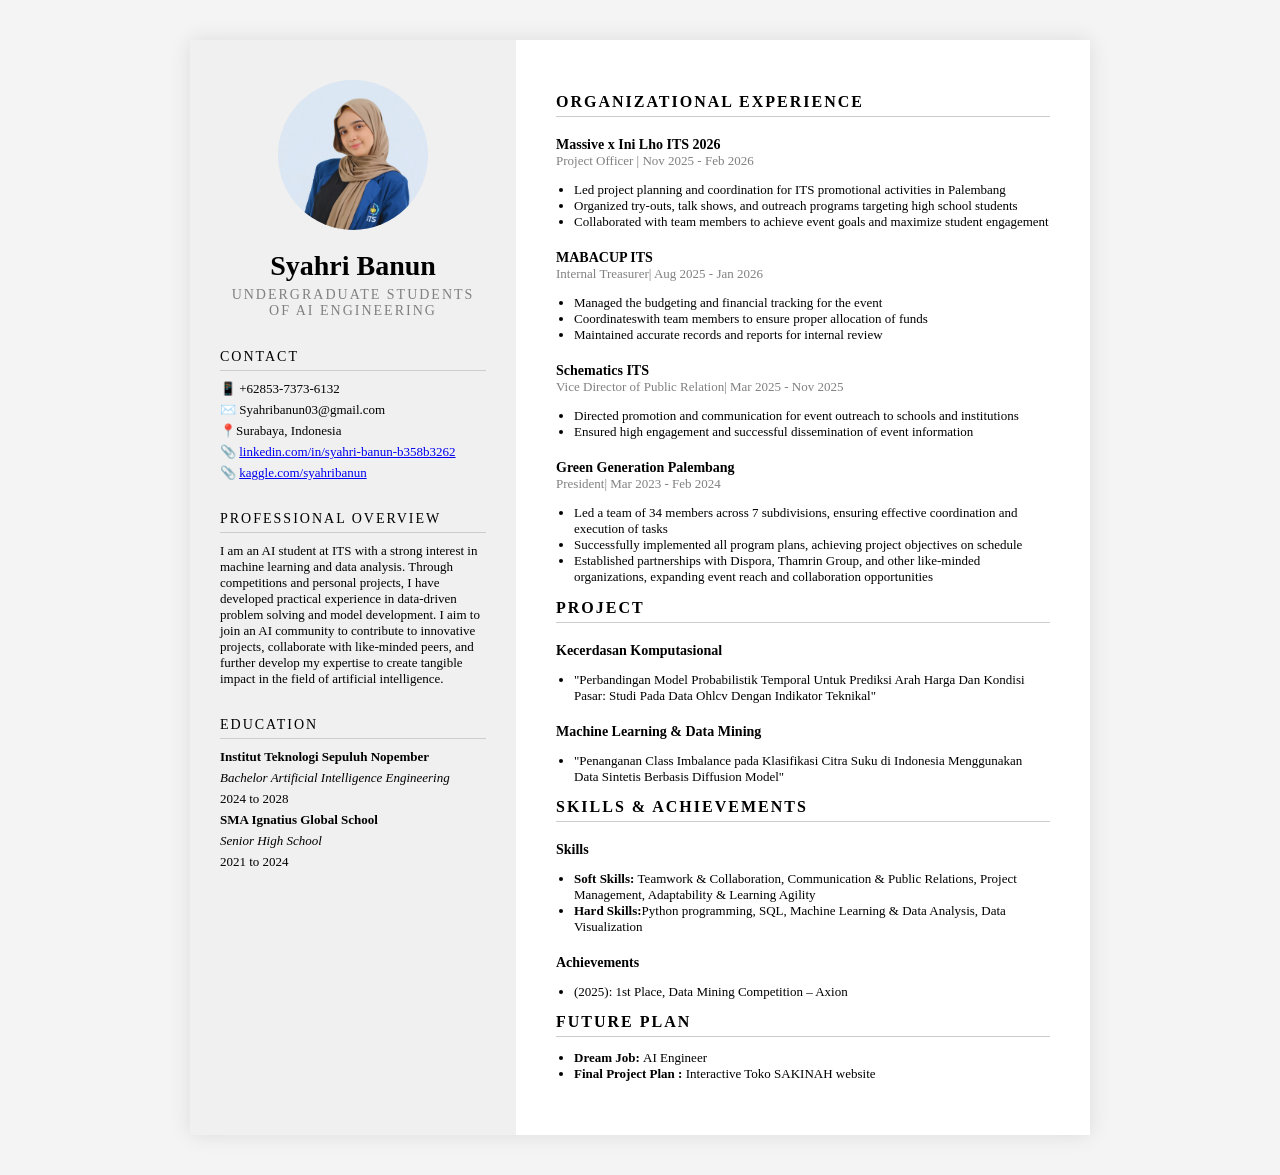
<file: Tugas1/index.html>
<!DOCTYPE html>
<html>
<head>
    <meta charset="UTF-8">
    <title>CV - Your Name</title>
    <style>
        body {
            margin: 0;
            font-family: 'Georgia', serif;
            background-color: #f4f4f4;
        }

        .container {
            width: 900px;
            margin: 40px auto;
            background: white;
            display: flex;
            box-shadow: 0 0 20px rgba(0,0,0,0.1);
        }

        /* LEFT SIDE */
        .left {
            width: 35%;
            background: #f0f0f0;
            padding: 40px 30px;
            text-align: center;
        }

        .profile-img {
            width: 150px;
            height: 150px;
            border-radius: 50%;
            object-fit: cover;
            background: #ccc;
            margin: 0 auto 20px auto;
            display: block;
        }

        .name {
            font-size: 28px;
            font-weight: bold;
            margin: 10px 0 5px 0;
        }

        .title {
            font-size: 14px;
            letter-spacing: 2px;
            color: gray;
            margin-bottom: 30px;
        }

        .section-title {
            font-size: 14px;
            letter-spacing: 2px;
            margin-top: 30px;
            margin-bottom: 10px;
            border-bottom: 1px solid #ccc;
            padding-bottom: 5px;
            text-align: left;
        }

        .left p {
            font-size: 13px;
            text-align: left;
            margin: 5px 0;
        }

        /* RIGHT SIDE */
        .right {
            width: 65%;
            padding: 40px;
        }

        .right h2 {
            font-size: 16px;
            letter-spacing: 2px;
            border-bottom: 1px solid #ccc;
            padding-bottom: 5px;
        }

        .job {
            margin-top: 20px;
        }

        .job-title {
            font-weight: bold;
            font-size: 14px;
        }

        .company {
            font-size: 13px;
            color: gray;
        }

        .description {
            font-size: 13px;
            margin-top: 5px;
        }

        ul {
            padding-left: 18px;
            font-size: 13px;
        }

    </style>
</head>

<body>

<div class="container">

    <!-- LEFT SIDE -->
    <div class="left">
        <img src="Banun.jpg" class="profile-img">

        <div class="name">Syahri Banun</div>
        <div class="title">UNDERGRADUATE STUDENTS OF AI ENGINEERING</div>

        <div class="section-title">CONTACT</div>
        <p>📱 +62853-7373-6132</p>
        <p>✉️ Syahribanun03@gmail.com</p>
        <p>📍Surabaya, Indonesia</p>
        <p>📎 <a href="https://www.linkedin.com/in/syahri-banun-b358b3262" target ="_blank" > linkedin.com/in/syahri-banun-b358b3262</a></p>
        <p>📎 <a href="https://www.kaggle.com/syahribanun" target ="_blank" > kaggle.com/syahribanun</a></p>

        <div class="section-title">PROFESSIONAL OVERVIEW</div>
        <p>
            I am an AI student at ITS with a strong interest in machine learning and data analysis. Through competitions and personal projects, I have developed practical experience in data-driven problem solving and model development. I aim to join an AI community to contribute to innovative projects, collaborate with like-minded peers, and further develop my expertise to create tangible impact in the field of artificial intelligence.
        <div class="section-title">EDUCATION</div>
        <p><strong>Institut Teknologi Sepuluh Nopember</strong></p>
        <p><em>Bachelor Artificial Intelligence Engineering</em></p>
        <p>2024 to 2028</p>
        <p><strong>SMA Ignatius Global School</strong></p>
        <p><em>Senior High School</em></p>
        <p>2021 to 2024</p>

    </div>

    <!-- RIGHT SIDE -->
    <div class="right">
        
        <h2>ORGANIZATIONAL EXPERIENCE</h2>

        <div class="job">
            <div class="job-title">Massive x Ini Lho ITS 2026</div>
            <div class="company">Project Officer | Nov 2025 - Feb 2026</div>
            <ul>
                <li>Led project planning and coordination for ITS promotional activities in Palembang </li>
                <li>Organized try-outs, talk shows, and outreach programs targeting high school students </li>
                <li>Collaborated with team members to achieve event goals and maximize student engagement </li>
            </ul>
        </div>

        <div class="job">
            <div class="job-title">MABACUP ITS</div>
            <div class="company">Internal Treasurer| Aug 2025 - Jan 2026</div>
            <ul>
                <li>Managed the budgeting and financial tracking for the event </li>
                <li>Coordinateswith team members to ensure proper allocation of funds </li>
                <li>Maintained accurate records and reports for internal review</li>
            </ul>
        </div>
        
        <div class="job">
            <div class="job-title">Schematics ITS</div>
            <div class="company">Vice Director of Public Relation| Mar 2025 - Nov 2025</div>
            <ul>
                <li>Directed promotion and communication for event outreach to schools and institutions </li>
                <li>Ensured high engagement and successful dissemination of event information </li>
            </ul>
        </div>

        <div class="job">
            <div class="job-title">Green Generation Palembang</div>
            <div class="company">President| Mar 2023 - Feb 2024</div>
            <ul>
                <li>Led a team of 34 members across 7 subdivisions, ensuring effective coordination and execution of tasks </li>
                <li>Successfully implemented all program plans, achieving project objectives on schedule </li>
                <li>Established partnerships with Dispora, Thamrin Group, and other like-minded organizations, expanding event reach and collaboration opportunities</li>
            </ul>
        </div>

        <h2>PROJECT</h2>

        <div class="job">
            <div class="job-title">Kecerdasan Komputasional</div>
            <ul>
                <li>"Perbandingan Model Probabilistik Temporal Untuk Prediksi Arah Harga Dan Kondisi Pasar: Studi Pada Data Ohlcv Dengan Indikator Teknikal"</li>
            </ul>
        </div>

        <div class="job">
            <div class="job-title">Machine Learning & Data Mining</div>
            <ul>
                <li>"Penanganan Class Imbalance pada Klasifikasi Citra Suku di Indonesia Menggunakan Data Sintetis Berbasis Diffusion Model"</li>
            </ul>
        </div>
        <h2>SKILLS & ACHIEVEMENTS</h2>
        <div class="job">
            <div class = "job-title"> Skills</div>
            <ul>
                <li> <strong> Soft Skills: </strong>Teamwork & Collaboration, Communication & Public Relations, Project Management, Adaptability & Learning Agility</li>
                <li> <strong> Hard Skills:</strong>Python programming, SQL, Machine Learning & Data Analysis, Data Visualization</li>
            </ul>
        </div>
        <div class = "job">
            <div class = "job-title"> Achievements</div>
            <ul>
                <li> (2025): 1st Place, Data Mining Competition – Axion</li>
            </ul>
        </div>

        <h2> FUTURE PLAN </h2>
        <ul>
            <li> <strong> Dream Job: </strong> AI Engineer</li>
            <li> <strong> Final Project Plan : </strong> Interactive Toko SAKINAH website</li>
        </ul>


            

    </div>

</div>

</body>
</html>
</file>
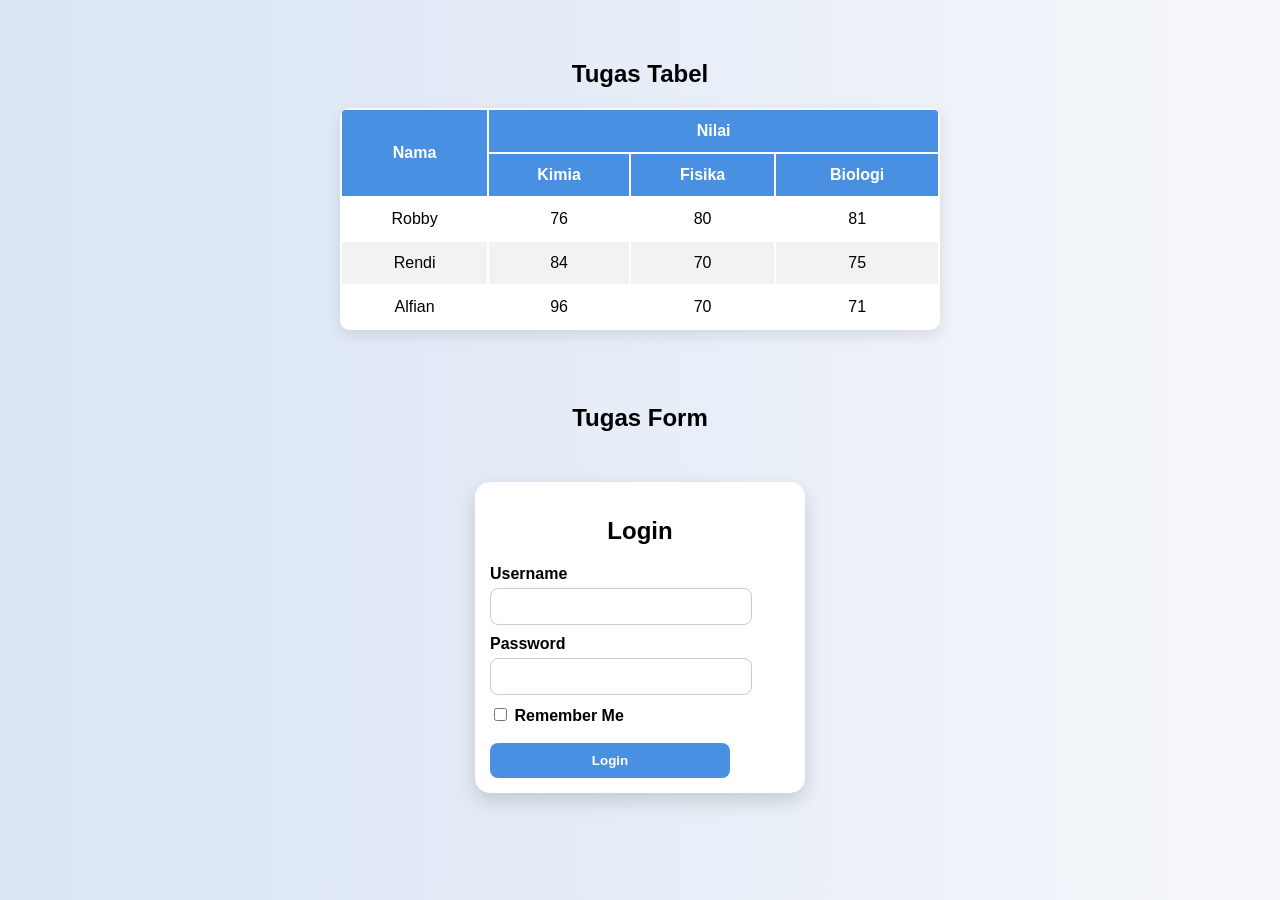
<file: Tugas2/index.html>
<!DOCTYPE html>
<html>
<head>
<title>Tugas PWeb</title>

<style>
body {
    font-family: Arial, Helvetica, sans-serif;
    background: linear-gradient(to right, #d9e4f5, #f5f7fa);
    margin: 0;
    padding: 40px;
}

/* JUDUL */
h2 {
    text-align: center;
    margin-bottom: 20px;
}

/* TABLE STYLE */
table {
    width: 50%;
    margin: auto;
    background-color: white;
    border: #000000;
    border-radius: 10px;
    overflow: hidden;
    box-shadow: 0 5px 15px rgba(0,0,0,0.1);
}

th, td {
    padding: 12px;
    text-align: center;
}

th {
    background-color: #4a90e2;
    color: white;
}

tr:nth-child(even) {
    background-color: #f2f2f2;
}

tr:hover {
    background-color: #dbe9ff;
}

/* LOGIN BOX */
.login-box {
    width: 300px;
    margin: 50px auto;
    padding: 15px;
    border-radius: 15px;
    background: white;
    box-shadow: 0 8px 20px rgba(0,0,0,0.15);
}

.login-box h2 {
    text-align: center;
    margin-bottom: 20px;
}

input[type="text"],
input[type="password"] {
    width: 80%;
    padding: 10px;
    margin-top: 5px;
    margin-bottom: 10px;
    border-radius: 8px;
    border: 1px solid #ccc;
    outline: none;
}

input[type="text"]:focus,
input[type="password"]:focus {
    border-color: #4a90e2;
    box-shadow: 0 0 5px rgba(74,144,226,0.5);
}

input[type="submit"] {
    width: 80%;
    padding: 10px;
    background: #4a90e2;
    color: white;
    border: none;
    border-radius: 8px;
    cursor: pointer;
    font-weight: bold;
}

input[type="submit"]:hover {
    background: #357abd;
}

label {
    font-weight: bold;
}

</style>
</head>

<body>

<!-- TABEL -->
<h2>Tugas Tabel</h2>

<table>
    <tr>
        <th rowspan="2">Nama</th>
        <th colspan="3">Nilai</th>
    </tr>
    <tr>
        <th>Kimia</th>
        <th>Fisika</th>
        <th>Biologi</th>
    </tr>
    <tr>
        <td>Robby</td>
        <td>76</td>
        <td>80</td>
        <td>81</td>
    </tr>
    <tr>
        <td>Rendi</td>
        <td>84</td>
        <td>70</td>
        <td>75</td>
    </tr>
    <tr>
        <td>Alfian</td>
        <td>96</td>
        <td>70</td>
        <td>71</td>
    </tr>
</table>
<br><br><br>

<!-- FORM -->
<h2>Tugas Form</h2>

<div class="login-box">
    <h2>Login</h2>

    <form action="/action_page.php">
        <label for="uname">Username</label>
        <input type="text" id="uname" name="uname">

        <label for="pass">Password</label>
        <input type="password" id="pass" name="pass"><br>

        <input type="checkbox" id="remember" name="remember">
        <label for="remember"> Remember Me</label>
        <br><br>

        <input type="submit" value="Login">
    </form>
</div>

</body>
</html>
</file>
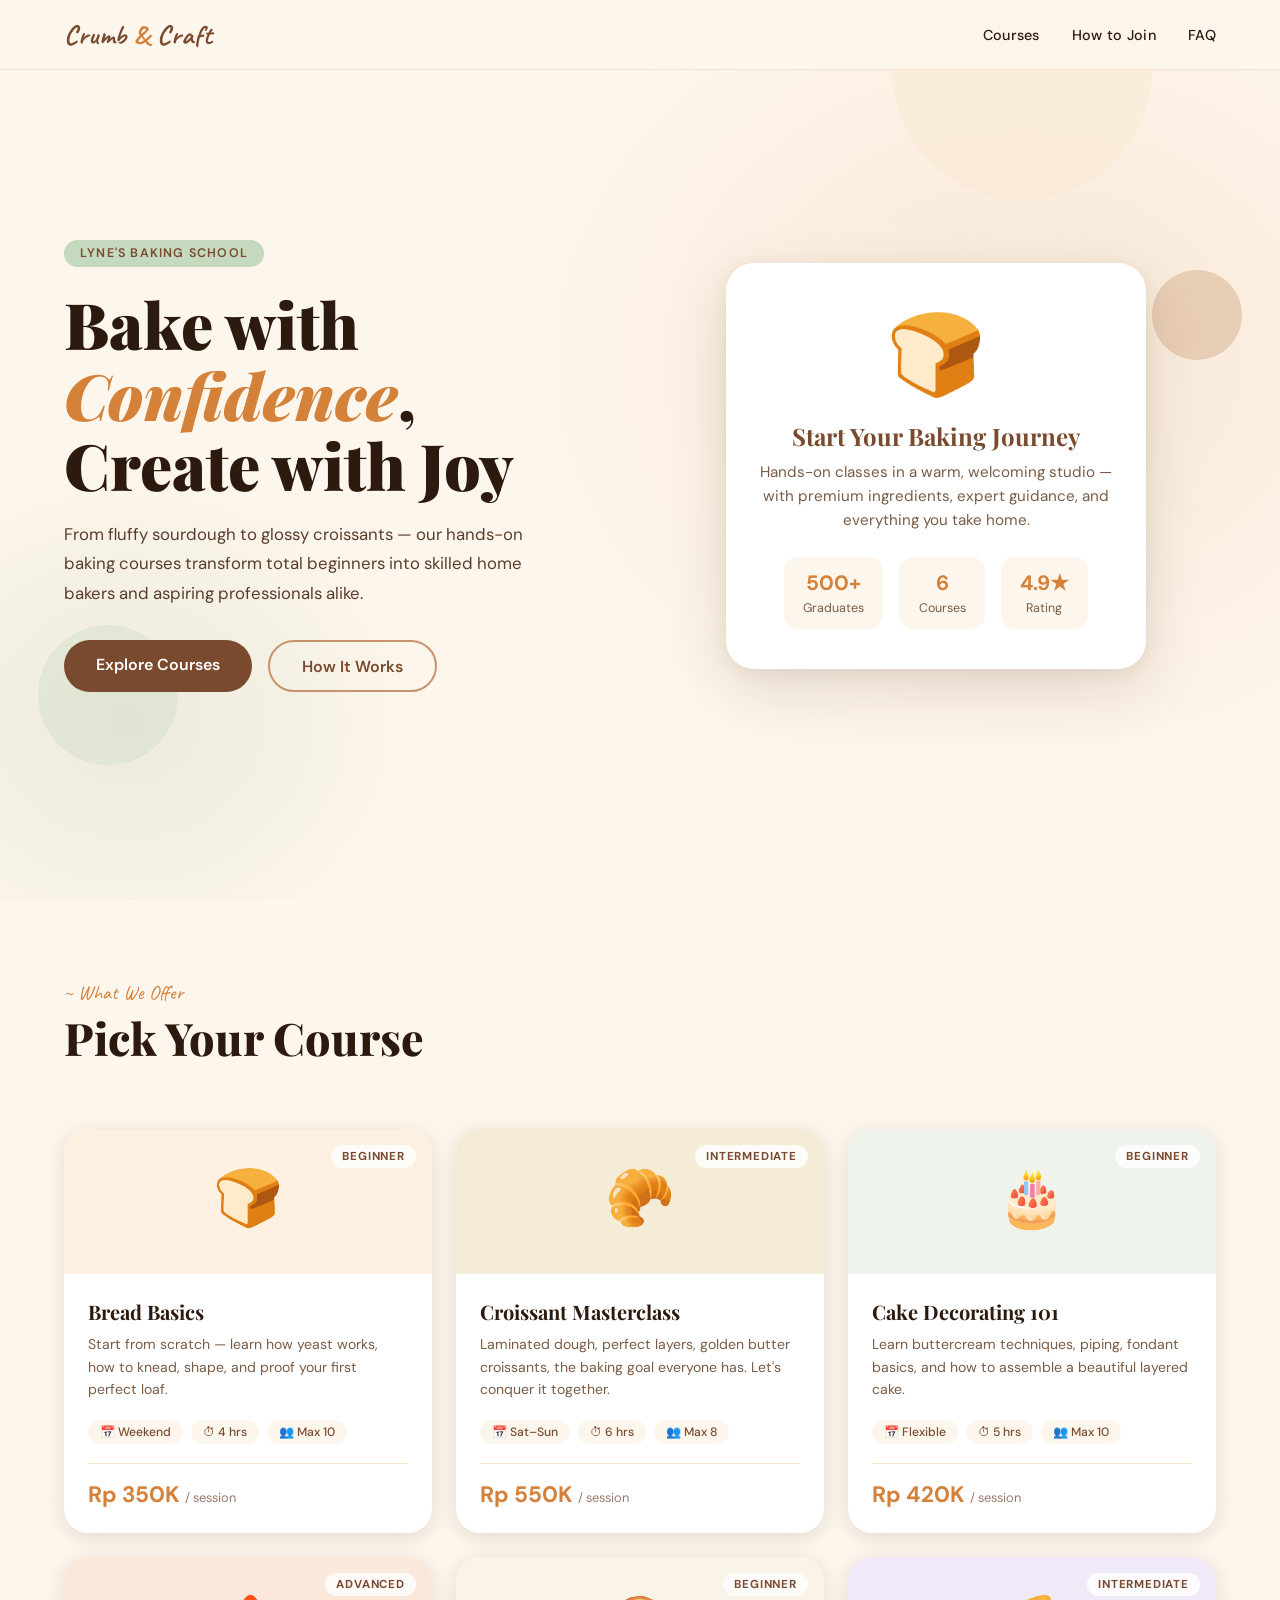
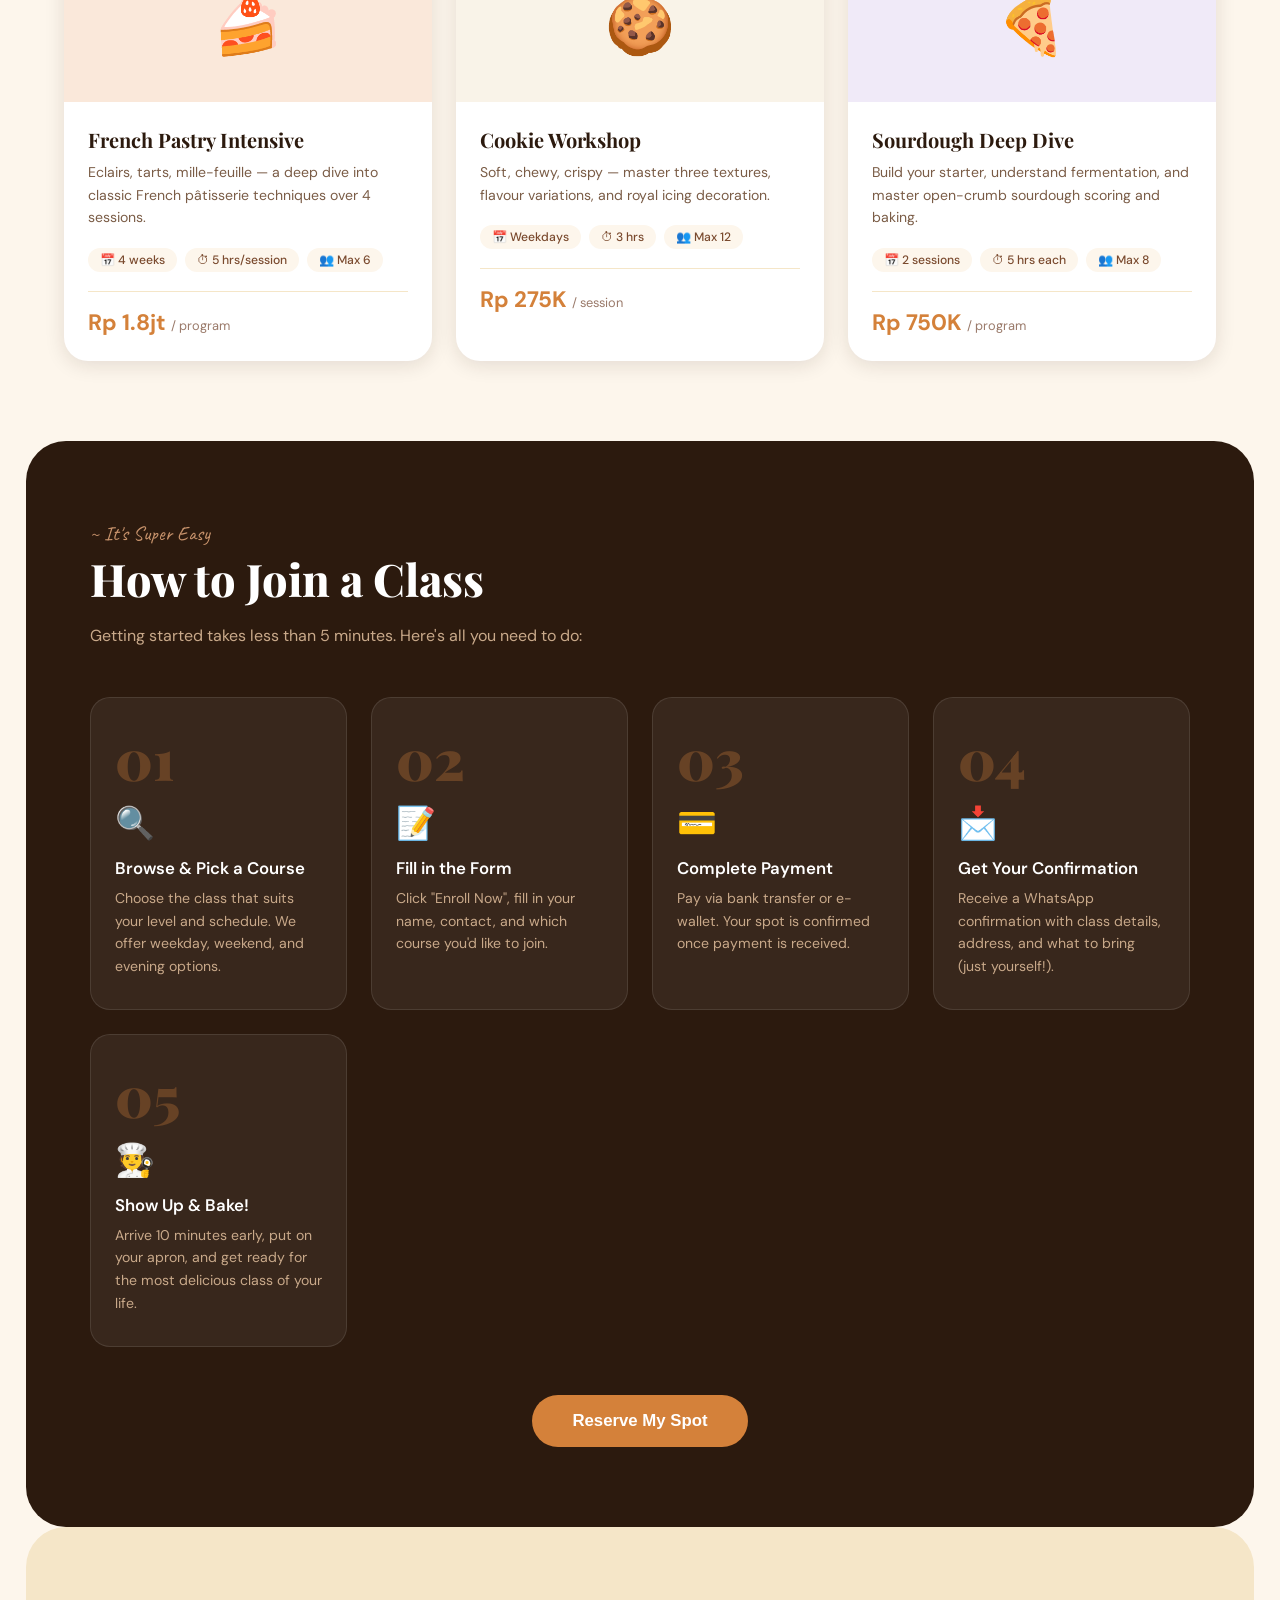
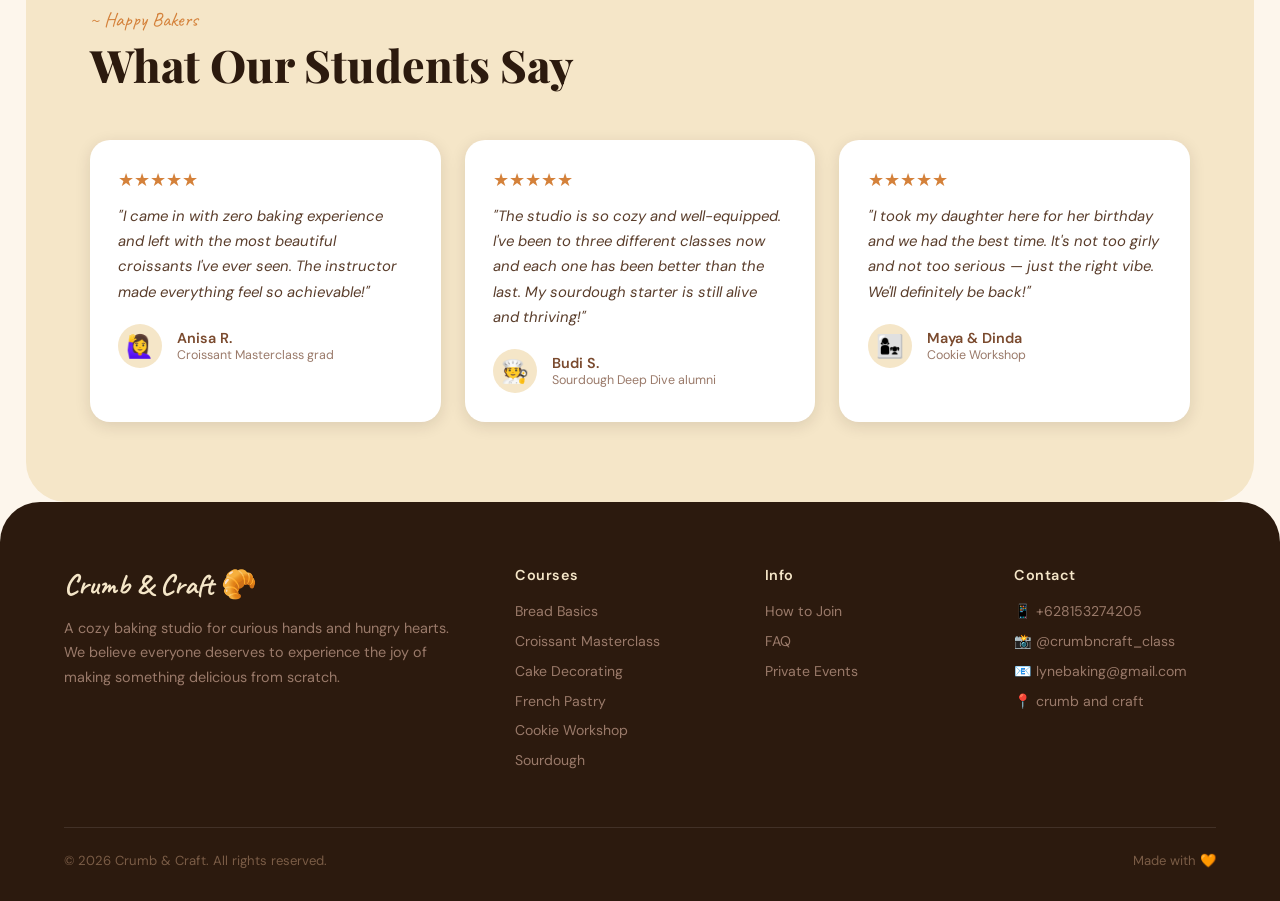
<file: Tugas4/index.html>
<!DOCTYPE html>
<html lang="en">

<head>
  <meta charset="UTF-8" />
  <meta name="viewport" content="width=device-width, initial-scale=1.0" />
  <title>Crumb & Craft — Baking Course</title>
  <link
    href="https://fonts.googleapis.com/css2?family=Playfair+Display:ital,wght@0,400;0,700;0,900;1,400&family=DM+Sans:wght@300;400;500;600&family=Caveat:wght@500;700&display=swap"
    rel="stylesheet">
  <style>
    *,
    *::before,
    *::after {
      box-sizing: border-box;
      margin: 0;
      padding: 0;
    }

    :root {
      --cream: #FDF6EC;
      --warm: #F5E6C8;
      --toast: #C8936C;
      --brown: #7A4A2E;
      --dark: #2C1A0E;
      --sage: #8EA882;
      --sage-lt: #C5D9BF;
      --accent: #D4813A;
      --white: #FFFFFF;
      --shadow: rgba(44, 26, 14, .12);
    }

    html {
      scroll-behavior: smooth;
    }

    body {
      font-family: 'DM Sans', sans-serif;
      background: var(--cream);
      color: var(--dark);
      overflow-x: hidden;
    }

    /* ── NAV ── */
    nav {
      position: fixed;
      top: 0;
      left: 0;
      width: 100%;
      z-index: 100;
      display: flex;
      align-items: center;
      justify-content: space-between;
      padding: 1.1rem 5vw;
      background: rgba(253, 246, 236, .88);
      backdrop-filter: blur(12px);
      border-bottom: 1px solid rgba(200, 147, 108, .2);
    }

    .nav-logo {
      font-family: 'Caveat', cursive;
      font-size: 1.7rem;
      font-weight: 700;
      color: var(--brown);
      letter-spacing: .5px;
    }

    .nav-logo span {
      color: var(--accent);
    }

    .nav-links {
      display: flex;
      gap: 2rem;
      list-style: none;
    }

    .nav-links a {
      text-decoration: none;
      color: var(--dark);
      font-size: .9rem;
      font-weight: 500;
      letter-spacing: .3px;
      transition: color .25s;
    }

    .nav-links a:hover {
      color: var(--accent);
    }

    .nav-cta {
      background: var(--accent);
      color: var(--white);
      border: none;
      border-radius: 30px;
      padding: .55rem 1.4rem;
      font-family: 'DM Sans', sans-serif;
      font-size: .9rem;
      font-weight: 600;
      cursor: pointer;
      transition: background .25s, transform .15s;
    }

    .nav-cta:hover {
      background: var(--brown);
      transform: translateY(-1px);
    }

    /* ── HERO ── */
    #hero {
      min-height: 100vh;
      display: grid;
      grid-template-columns: 1fr 1fr;
      align-items: center;
      gap: 2rem;
      padding: 6rem 5vw 4rem;
      position: relative;
      overflow: hidden;
    }

    .hero-bg {
      position: absolute;
      inset: 0;
      z-index: 0;
      background:
        radial-gradient(ellipse 60% 70% at 80% 40%, rgba(212, 129, 58, .12) 0%, transparent 70%),
        radial-gradient(ellipse 40% 50% at 10% 80%, rgba(142, 168, 130, .15) 0%, transparent 60%);
    }

    /* Floating dough blobs */
    .blob {
      position: absolute;
      border-radius: 50%;
      opacity: .35;
      animation: float 7s ease-in-out infinite;
    }

    .blob-1 {
      width: 260px;
      height: 260px;
      background: var(--warm);
      top: -60px;
      right: 10%;
      animation-delay: 0s;
    }

    .blob-2 {
      width: 140px;
      height: 140px;
      background: var(--sage-lt);
      bottom: 15%;
      left: 3%;
      animation-delay: 2s;
    }

    .blob-3 {
      width: 90px;
      height: 90px;
      background: var(--toast);
      top: 30%;
      right: 3%;
      animation-delay: 4s;
    }

    @keyframes float {

      0%,
      100% {
        transform: translateY(0) rotate(0deg);
      }

      50% {
        transform: translateY(-18px) rotate(6deg);
      }
    }

    .hero-text {
      position: relative;
      z-index: 1;
    }

    .hero-tag {
      display: inline-block;
      background: var(--sage-lt);
      color: var(--brown);
      font-size: .78rem;
      font-weight: 600;
      letter-spacing: 1.2px;
      text-transform: uppercase;
      padding: .35rem 1rem;
      border-radius: 20px;
      margin-bottom: 1.4rem;
    }

    .hero-title {
      font-family: 'Playfair Display', serif;
      font-size: clamp(2.6rem, 5vw, 4.2rem);
      font-weight: 900;
      line-height: 1.1;
      color: var(--dark);
      margin-bottom: 1.2rem;
    }

    .hero-title em {
      color: var(--accent);
      font-style: italic;
    }

    .hero-desc {
      font-size: 1.05rem;
      line-height: 1.75;
      color: #5a3d2b;
      max-width: 480px;
      margin-bottom: 2rem;
    }

    .hero-btns {
      display: flex;
      gap: 1rem;
      flex-wrap: wrap;
    }

    .btn-primary {
      background: var(--brown);
      color: var(--white);
      padding: .85rem 2rem;
      border-radius: 40px;
      font-weight: 600;
      font-size: 1rem;
      border: none;
      cursor: pointer;
      text-decoration: none;
      transition: background .25s, transform .15s;
      display: inline-block;
    }

    .btn-primary:hover {
      background: var(--accent);
      transform: translateY(-2px);
    }

    .btn-outline {
      background: transparent;
      color: var(--brown);
      padding: .85rem 2rem;
      border-radius: 40px;
      font-weight: 600;
      font-size: 1rem;
      border: 2px solid var(--toast);
      cursor: pointer;
      text-decoration: none;
      display: inline-block;
      transition: all .25s;
    }

    .btn-outline:hover {
      background: var(--toast);
      color: var(--white);
    }

    .hero-visual {
      position: relative;
      z-index: 1;
      display: flex;
      justify-content: center;
      align-items: center;
    }

    .hero-card-wrap {
      position: relative;
      width: min(420px, 90%);
    }

    .hero-card {
      background: var(--white);
      border-radius: 28px;
      padding: 2.5rem 2rem;
      box-shadow: 0 20px 60px var(--shadow), 0 4px 16px rgba(200, 147, 108, .15);
      text-align: center;
      animation: cardIn 1s cubic-bezier(.22, 1, .36, 1) both;
    }

    @keyframes cardIn {
      from {
        opacity: 0;
        transform: translateY(40px) rotate(-2deg);
      }

      to {
        opacity: 1;
        transform: translateY(0) rotate(0deg);
      }
    }

    .hero-emoji {
      font-size: 5rem;
      display: block;
      margin-bottom: .8rem;
    }

    .hero-card h3 {
      font-family: 'Playfair Display', serif;
      font-size: 1.5rem;
      color: var(--brown);
      margin-bottom: .5rem;
    }

    .hero-card p {
      color: #7a5c46;
      font-size: .95rem;
      line-height: 1.6;
    }

    .hero-stats {
      display: flex;
      gap: 1rem;
      margin-top: 1.5rem;
      justify-content: center;
      flex-wrap: wrap;
    }

    .stat {
      background: var(--cream);
      border-radius: 14px;
      padding: .75rem 1.2rem;
      text-align: center;
    }

    .stat strong {
      display: block;
      font-size: 1.3rem;
      color: var(--accent);
      font-weight: 700;
    }

    .stat span {
      font-size: .78rem;
      color: #7a5c46;
    }

    /* ── SECTION SHARED ── */
    section {
      padding: 5rem 5vw;
    }

    .section-tag {
      font-family: 'Caveat', cursive;
      font-size: 1.25rem;
      color: var(--accent);
      margin-bottom: .4rem;
      display: block;
    }

    .section-title {
      font-family: 'Playfair Display', serif;
      font-size: clamp(1.9rem, 3.5vw, 2.8rem);
      font-weight: 800;
      line-height: 1.2;
      color: var(--dark);
      margin-bottom: 1rem;
    }

    .section-sub {
      color: #5a3d2b;
      font-size: 1rem;
      line-height: 1.7;
      max-width: 580px;
    }

    /* ── ABOUT ── */
    #about {
      background: var(--warm);
      border-radius: 40px;
      margin: 0 2vw;
    }

    .about-grid {
      display: grid;
      grid-template-columns: 1fr 1fr;
      gap: 4rem;
      align-items: center;
    }

    .about-features {
      margin-top: 2rem;
      display: flex;
      flex-direction: column;
      gap: .9rem;
    }

    .feat-item {
      display: flex;
      align-items: flex-start;
      gap: 1rem;
      background: var(--white);
      border-radius: 16px;
      padding: 1rem 1.2rem;
      box-shadow: 0 2px 10px var(--shadow);
      transition: transform .2s;
    }

    .feat-item:hover {
      transform: translateX(4px);
    }

    .feat-icon {
      font-size: 1.5rem;
      flex-shrink: 0;
    }

    .feat-item h4 {
      font-size: .95rem;
      font-weight: 600;
      color: var(--brown);
      margin-bottom: .2rem;
    }

    .feat-item p {
      font-size: .85rem;
      color: #7a5c46;
      line-height: 1.5;
    }

    .about-image-box {
      background: var(--white);
      border-radius: 28px;
      overflow: hidden;
      position: relative;
      box-shadow: 0 16px 40px var(--shadow);
      aspect-ratio: 4/5;
      display: flex;
      flex-direction: column;
      align-items: center;
      justify-content: center;
      gap: 1.2rem;
      padding: 2rem;
    }

    .big-emoji {
      font-size: 6rem;
    }

    .about-image-box p {
      font-family: 'Playfair Display', serif;
      font-size: 1.15rem;
      color: var(--brown);
      text-align: center;
      line-height: 1.5;
      font-style: italic;
    }

    .deco-stripe {
      position: absolute;
      bottom: 0;
      left: 0;
      right: 0;
      height: 8px;
      background: repeating-linear-gradient(90deg, var(--accent) 0px, var(--accent) 16px, var(--toast) 16px, var(--toast) 32px, var(--sage) 32px, var(--sage) 48px);
    }

    /* ── COURSES ── */
    #courses {
      background: var(--cream);
    }

    .courses-header {
      display: flex;
      justify-content: space-between;
      align-items: flex-end;
      margin-bottom: 3rem;
      flex-wrap: wrap;
      gap: 1rem;
    }

    .courses-grid {
      display: grid;
      grid-template-columns: repeat(auto-fit, minmax(280px, 1fr));
      gap: 1.5rem;
    }

    .course-card {
      background: var(--white);
      border-radius: 24px;
      overflow: hidden;
      box-shadow: 0 4px 20px var(--shadow);
      transition: transform .25s, box-shadow .25s;
    }

    .course-card:hover {
      transform: translateY(-6px);
      box-shadow: 0 16px 40px var(--shadow);
    }

    .card-header {
      padding: 2rem;
      text-align: center;
      position: relative;
      overflow: hidden;
    }

    .card-header::before {
      content: '';
      position: absolute;
      inset: 0;
      background: var(--bg, var(--warm));
    }

    .card-emoji {
      font-size: 3.5rem;
      position: relative;
      z-index: 1;
      display: block;
      margin-bottom: .5rem;
    }

    .card-level {
      position: absolute;
      top: 1rem;
      right: 1rem;
      z-index: 1;
      background: rgba(255, 255, 255, .8);
      color: var(--brown);
      font-size: .72rem;
      font-weight: 700;
      letter-spacing: .8px;
      text-transform: uppercase;
      padding: .25rem .7rem;
      border-radius: 20px;
    }

    .card-body {
      padding: 1.5rem;
    }

    .card-body h3 {
      font-family: 'Playfair Display', serif;
      font-size: 1.25rem;
      color: var(--dark);
      margin-bottom: .5rem;
    }

    .card-body p {
      font-size: .88rem;
      color: #7a5c46;
      line-height: 1.6;
      margin-bottom: 1.2rem;
    }

    .card-meta {
      display: flex;
      gap: .5rem;
      flex-wrap: wrap;
      margin-bottom: 1.2rem;
    }

    .meta-tag {
      background: var(--cream);
      border-radius: 20px;
      padding: .25rem .75rem;
      font-size: .76rem;
      color: var(--brown);
      font-weight: 500;
    }

    .card-footer {
      display: flex;
      justify-content: space-between;
      align-items: center;
      border-top: 1px solid var(--warm);
      padding-top: 1rem;
      margin-top: .5rem;
    }

    .price {
      font-size: 1.4rem;
      font-weight: 700;
      color: var(--accent);
    }

    .price span {
      font-size: .8rem;
      font-weight: 400;
      color: #9a7a6a;
    }

    .enroll-btn {
      background: var(--brown);
      color: var(--white);
      border: none;
      border-radius: 20px;
      padding: .5rem 1.1rem;
      font-size: .85rem;
      font-weight: 600;
      cursor: pointer;
      transition: background .2s;
    }

    .enroll-btn:hover {
      background: var(--accent);
    }

    /* ── HOW TO JOIN ── */
    #join {
      background: var(--dark);
      border-radius: 40px;
      margin: 0 2vw;
      color: var(--white);
    }

    #join .section-title {
      color: var(--white);
    }

    #join .section-sub {
      color: #c9a98a;
    }

    .steps-grid {
      display: grid;
      grid-template-columns: repeat(auto-fit, minmax(220px, 1fr));
      gap: 1.5rem;
      margin-top: 3rem;
    }

    .step-card {
      background: rgba(255, 255, 255, .06);
      border: 1px solid rgba(255, 255, 255, .1);
      border-radius: 20px;
      padding: 2rem 1.5rem;
      position: relative;
      transition: background .25s;
    }

    .step-card:hover {
      background: rgba(255, 255, 255, .1);
    }

    .step-num {
      font-family: 'Playfair Display', serif;
      font-size: 3.5rem;
      font-weight: 900;
      color: rgba(212, 129, 58, .3);
      line-height: 1;
      margin-bottom: 1rem;
    }

    .step-card h3 {
      font-size: 1.05rem;
      font-weight: 600;
      margin-bottom: .5rem;
      color: var(--white);
    }

    .step-card p {
      font-size: .88rem;
      color: #c9a98a;
      line-height: 1.6;
    }

    .step-icon {
      font-size: 2rem;
      margin-bottom: .8rem;
      display: block;
    }

    .join-cta {
      margin-top: 3rem;
      text-align: center;
    }

    .price-card {
      background: var(--white);
      border-radius: 28px;
      padding: 2.5rem 2rem;
      text-align: center;
      box-shadow: 0 4px 20px var(--shadow);
      position: relative;
      transition: transform .25s;
    }

    .price-card:hover {
      transform: translateY(-4px);
    }

    .price-card.featured {
      background: var(--brown);
      color: var(--white);
    }

    .price-card.featured .price-desc,
    .price-card.featured li {
      color: #d4b89a !important;
    }

    .price-badge {
      position: absolute;
      top: -14px;
      left: 50%;
      transform: translateX(-50%);
      background: var(--accent);
      color: var(--white);
      font-size: .72rem;
      font-weight: 700;
      letter-spacing: 1px;
      text-transform: uppercase;
      padding: .3rem .9rem;
      border-radius: 20px;
    }

    .price-name {
      font-family: 'Playfair Display', serif;
      font-size: 1.3rem;
      font-weight: 700;
      color: inherit;
      margin-bottom: .5rem;
    }

    .price-card.featured .price-name {
      color: var(--white);
    }

    .price-amount {
      font-size: 2.8rem;
      font-weight: 800;
      color: var(--accent);
      line-height: 1;
      margin: 1rem 0 .3rem;
    }

    .price-card.featured .price-amount {
      color: var(--warm);
    }

    .price-desc {
      color: #9a7a6a;
      font-size: .85rem;
      margin-bottom: 1.5rem;
    }

    .price-list {
      list-style: none;
      text-align: left;
      margin-bottom: 1.8rem;
    }

    .price-list li {
      padding: .5rem 0;
      font-size: .9rem;
      color: #5a3d2b;
      border-bottom: 1px solid var(--warm);
      display: flex;
      align-items: center;
      gap: .5rem;
    }

    .price-card.featured .price-list li {
      border-color: rgba(255, 255, 255, .15);
    }

    .check {
      color: var(--sage);
      font-weight: 700;
    }

    .price-btn {
      width: 100%;
      padding: .85rem;
      border-radius: 30px;
      border: 2px solid var(--brown);
      background: transparent;
      color: var(--brown);
      font-weight: 700;
      font-size: 1rem;
      cursor: pointer;
      transition: all .2s;
    }

    .price-btn:hover {
      background: var(--brown);
      color: var(--white);
    }

    .price-card.featured .price-btn {
      background: var(--accent);
      border-color: var(--accent);
      color: var(--white);
    }

    .price-card.featured .price-btn:hover {
      background: var(--warm);
      color: var(--brown);
    }

    /* ── TESTIMONIALS ── */
    #testimonials {
      background: var(--warm);
      border-radius: 40px;
      margin: 0 2vw;
    }

    .testi-grid {
      display: grid;
      grid-template-columns: repeat(auto-fit, minmax(270px, 1fr));
      gap: 1.5rem;
      margin-top: 3rem;
    }

    .testi-card {
      background: var(--white);
      border-radius: 20px;
      padding: 1.8rem;
      box-shadow: 0 4px 16px var(--shadow);
    }

    .stars {
      color: var(--accent);
      font-size: 1.1rem;
      margin-bottom: .8rem;
    }

    .testi-text {
      font-size: .93rem;
      line-height: 1.7;
      color: #5a3d2b;
      margin-bottom: 1.2rem;
      font-style: italic;
    }

    .testi-author {
      display: flex;
      align-items: center;
      gap: .9rem;
    }

    .author-av {
      width: 44px;
      height: 44px;
      border-radius: 50%;
      font-size: 1.4rem;
      display: flex;
      align-items: center;
      justify-content: center;
      background: var(--warm);
    }

    .author-av span {
      font-size: 1.4rem;
    }

    .author-name {
      font-weight: 600;
      font-size: .9rem;
      color: var(--brown);
    }

    .author-role {
      font-size: .78rem;
      color: #9a7a6a;
    }

    /* ── FAQ ── */
    #faq {
      background: var(--cream);
    }

    .faq-list {
      max-width: 720px;
      margin: 3rem auto 0;
    }

    .faq-item {
      border-bottom: 1px solid var(--warm);
    }

    .faq-q {
      width: 100%;
      background: none;
      border: none;
      text-align: left;
      padding: 1.2rem 0;
      font-size: 1rem;
      font-weight: 600;
      color: var(--dark);
      cursor: pointer;
      display: flex;
      justify-content: space-between;
      align-items: center;
      gap: 1rem;
      font-family: 'DM Sans', sans-serif;
      transition: color .2s;
    }

    .faq-q:hover {
      color: var(--accent);
    }

    .faq-arrow {
      font-size: 1.1rem;
      color: var(--accent);
      transition: transform .3s;
    }

    .faq-q[aria-expanded="true"] .faq-arrow {
      transform: rotate(180deg);
    }

    .faq-a {
      max-height: 0;
      overflow: hidden;
      transition: max-height .4s ease, padding .4s;
      font-size: .92rem;
      color: #5a3d2b;
      line-height: 1.7;
    }

    .faq-a.open {
      max-height: 300px;
      padding-bottom: 1.2rem;
    }

    /* ── FOOTER ── */
    footer {
      background: var(--dark);
      color: var(--cream);
      padding: 4rem 5vw 2rem;
      border-radius: 40px 40px 0 0;
    }

    .footer-grid {
      display: grid;
      grid-template-columns: 2fr 1fr 1fr 1fr;
      gap: 3rem;
      margin-bottom: 3rem;
    }

    .footer-brand h2 {
      font-family: 'Caveat', cursive;
      font-size: 1.8rem;
      color: var(--warm);
      margin-bottom: .8rem;
    }

    .footer-brand p {
      color: #9a7a6a;
      font-size: .9rem;
      line-height: 1.7;
    }

    .footer-col h4 {
      color: var(--warm);
      font-size: .9rem;
      font-weight: 600;
      letter-spacing: .5px;
      margin-bottom: 1rem;
    }

    .footer-col ul {
      list-style: none;
    }

    .footer-col li {
      margin-bottom: .55rem;
    }

    .footer-col a {
      color: #9a7a6a;
      text-decoration: none;
      font-size: .88rem;
      transition: color .2s;
    }

    .footer-col a:hover {
      color: var(--accent);
    }

    .footer-bottom {
      border-top: 1px solid rgba(255, 255, 255, .1);
      padding-top: 1.5rem;
      display: flex;
      justify-content: space-between;
      align-items: center;
      flex-wrap: wrap;
      gap: .5rem;
    }

    .footer-bottom p {
      color: #7a5c46;
      font-size: .82rem;
    }

    /* ── MODAL ── */
    .modal-overlay {
      display: none;
      position: fixed;
      inset: 0;
      z-index: 200;
      background: rgba(44, 26, 14, .5);
      align-items: center;
      justify-content: center;
    }

    .modal-overlay.open {
      display: flex;
    }

    .modal {
      background: var(--white);
      border-radius: 28px;
      padding: 2.5rem;
      max-width: 480px;
      width: 90%;
      box-shadow: 0 30px 80px rgba(0, 0, 0, .3);
      animation: modalIn .35s cubic-bezier(.22, 1, .36, 1);
    }

    @keyframes modalIn {
      from {
        opacity: 0;
        transform: scale(.9) translateY(20px);
      }

      to {
        opacity: 1;
        transform: scale(1) translateY(0);
      }
    }

    .modal h2 {
      font-family: 'Playfair Display', serif;
      font-size: 1.6rem;
      color: var(--brown);
      margin-bottom: .5rem;
    }

    .modal p {
      color: #7a5c46;
      font-size: .9rem;
      margin-bottom: 1.5rem;
    }

    .form-row {
      margin-bottom: 1rem;
    }

    .form-row label {
      display: block;
      font-size: .85rem;
      font-weight: 600;
      color: var(--dark);
      margin-bottom: .35rem;
    }

    .form-row input,
    .form-row select {
      width: 100%;
      padding: .75rem 1rem;
      border: 1.5px solid var(--warm);
      border-radius: 12px;
      font-family: 'DM Sans', sans-serif;
      font-size: .95rem;
      background: var(--cream);
      color: var(--dark);
      transition: border-color .2s;
    }

    .form-row input:focus,
    .form-row select:focus {
      outline: none;
      border-color: var(--accent);
    }

    .form-actions {
      display: flex;
      gap: 1rem;
      margin-top: 1.5rem;
    }

    .form-actions .btn-primary {
      flex: 1;
      text-align: center;
      border: none;
      padding: .85rem;
      font-family: 'DM Sans', sans-serif;
    }

    .btn-ghost {
      background: none;
      border: none;
      color: #9a7a6a;
      font-size: .9rem;
      cursor: pointer;
      padding: .85rem;
    }

    .btn-ghost:hover {
      color: var(--brown);
    }

    /* ── SCROLL REVEAL ── */
    .reveal {
      opacity: 0;
      transform: translateY(30px);
      transition: opacity .7s, transform .7s;
    }

    .reveal.visible {
      opacity: 1;
      transform: translateY(0);
    }

    /* ── RESPONSIVE ── */
    @media (max-width: 900px) {
      #hero {
        grid-template-columns: 1fr;
        text-align: center;
        padding-top: 7rem;
      }

      .hero-desc {
        margin: 0 auto 2rem;
      }

      .hero-btns {
        justify-content: center;
      }

      .about-grid {
        grid-template-columns: 1fr;
      }

      .footer-grid {
        grid-template-columns: 1fr 1fr;
      }

      #hero .hero-visual {
        order: -1;
      }
    }

    @media (max-width: 600px) {
      .nav-links {
        display: none;
      }

      .footer-grid {
        grid-template-columns: 1fr;
      }
    }
  </style>
</head>

<body>

  <body>

    <!-- NAV -->
    <nav>
      <div class="nav-logo">Crumb <span>&</span> Craft</div>
      <ul class="nav-links">
        <li><a href="#courses">Courses</a></li>
        <li><a href="#join">How to Join</a></li>
        <li><a href="#faq">FAQ</a></li>
      </ul>
    </nav>

    <!-- HERO -->
    <section id="hero">
      <div class="hero-bg"></div>
      <div class="blob blob-1"></div>
      <div class="blob blob-2"></div>
      <div class="blob blob-3"></div>

      <div class="hero-text">
        <div class="hero-tag"> Lyne's Baking School</div>
        <h1 class="hero-title">
          Bake with <em>Confidence</em>,<br>Create with Joy
        </h1>
        <p class="hero-desc">
          From fluffy sourdough to glossy croissants — our hands-on baking courses transform total beginners into
          skilled
          home bakers and aspiring professionals alike.
        </p>
        <div class="hero-btns">
          <a href="#courses" class="btn-primary">Explore Courses</a>
          <a href="#join" class="btn-outline">How It Works</a>
        </div>
      </div>

      <div class="hero-visual">
        <div class="hero-card-wrap">
          <div class="hero-card">
            <span class="hero-emoji">🍞</span>
            <h3>Start Your Baking Journey</h3>
            <p>Hands-on classes in a warm, welcoming studio — with premium ingredients, expert guidance, and everything
              you take home.</p>
            <div class="hero-stats">
              <div class="stat"><strong>500+</strong><span>Graduates</span></div>
              <div class="stat"><strong>6</strong><span>Courses</span></div>
              <div class="stat"><strong>4.9★</strong><span>Rating</span></div>
            </div>
          </div>
        </div>
      </div>
    </section>

    <!-- COURSES -->
    <section id="courses">
      <div class="courses-header">
        <div>
          <span class="section-tag">~ What We Offer</span>
          <h2 class="section-title">Pick Your Course</h2>
        </div>
      </div>
      <div class="courses-grid">

        <div class="course-card reveal">
          <div class="card-header" style="--bg: #FDF0E0;">
            <span class="card-emoji">🍞</span>
            <div class="card-level">Beginner</div>
          </div>
          <div class="card-body">
            <h3>Bread Basics</h3>
            <p>Start from scratch — learn how yeast works, how to knead, shape, and proof your first perfect loaf.</p>
            <div class="card-meta">
              <span class="meta-tag">📅 Weekend</span>
              <span class="meta-tag">⏱ 4 hrs</span>
              <span class="meta-tag">👥 Max 10</span>
            </div>
            <div class="card-footer">
              <div class="price">Rp 350K <span>/ session</span></div>
            </div>
          </div>
        </div>

        <div class="course-card reveal">
          <div class="card-header" style="--bg: #F5ECD7;">
            <span class="card-emoji">🥐</span>
            <div class="card-level">Intermediate</div>
          </div>
          <div class="card-body">
            <h3>Croissant Masterclass</h3>
            <p>Laminated dough, perfect layers, golden butter croissants, the baking goal everyone has. Let's conquer
              it
              together.</p>
            <div class="card-meta">
              <span class="meta-tag">📅 Sat–Sun</span>
              <span class="meta-tag">⏱ 6 hrs</span>
              <span class="meta-tag">👥 Max 8</span>
            </div>
            <div class="card-footer">
              <div class="price">Rp 550K <span>/ session</span></div>
            </div>
          </div>
        </div>

        <div class="course-card reveal">
          <div class="card-header" style="--bg: #EEF3EC;">
            <span class="card-emoji">🎂</span>
            <div class="card-level">Beginner</div>
          </div>
          <div class="card-body">
            <h3>Cake Decorating 101</h3>
            <p>Learn buttercream techniques, piping, fondant basics, and how to assemble a beautiful layered cake.</p>
            <div class="card-meta">
              <span class="meta-tag">📅 Flexible</span>
              <span class="meta-tag">⏱ 5 hrs</span>
              <span class="meta-tag">👥 Max 10</span>
            </div>
            <div class="card-footer">
              <div class="price">Rp 420K <span>/ session</span></div>
            </div>
          </div>
        </div>

        <div class="course-card reveal">
          <div class="card-header" style="--bg: #FAE8DA;">
            <span class="card-emoji">🍰</span>
            <div class="card-level">Advanced</div>
          </div>
          <div class="card-body">
            <h3>French Pastry Intensive</h3>
            <p>Eclairs, tarts, mille-feuille — a deep dive into classic French pâtisserie techniques over 4 sessions.
            </p>
            <div class="card-meta">
              <span class="meta-tag">📅 4 weeks</span>
              <span class="meta-tag">⏱ 5 hrs/session</span>
              <span class="meta-tag">👥 Max 6</span>
            </div>
            <div class="card-footer">
              <div class="price">Rp 1.8jt <span>/ program</span></div>
            </div>
          </div>
        </div>

        <div class="course-card reveal">
          <div class="card-header" style="--bg: #F9F3E8;">
            <span class="card-emoji">🍪</span>
            <div class="card-level">Beginner</div>
          </div>
          <div class="card-body">
            <h3>Cookie Workshop</h3>
            <p>Soft, chewy, crispy — master three textures, flavour variations, and royal icing decoration.</p>
            <div class="card-meta">
              <span class="meta-tag">📅 Weekdays</span>
              <span class="meta-tag">⏱ 3 hrs</span>
              <span class="meta-tag">👥 Max 12</span>
            </div>
            <div class="card-footer">
              <div class="price">Rp 275K <span>/ session</span></div>
            </div>
          </div>
        </div>

        <div class="course-card reveal">
          <div class="card-header" style="--bg: #F0EAF8;">
            <span class="card-emoji">🍕</span>
            <div class="card-level">Intermediate</div>
          </div>
          <div class="card-body">
            <h3>Sourdough Deep Dive</h3>
            <p>Build your starter, understand fermentation, and master open-crumb sourdough scoring and baking.</p>
            <div class="card-meta">
              <span class="meta-tag">📅 2 sessions</span>
              <span class="meta-tag">⏱ 5 hrs each</span>
              <span class="meta-tag">👥 Max 8</span>
            </div>
            <div class="card-footer">
              <div class="price">Rp 750K <span>/ program</span></div>
            </div>
          </div>
        </div>

      </div>
    </section>

    <!-- HOW TO JOIN -->
    <section id="join">
      <span class="section-tag" style="color:#C8936C;">~ It's Super Easy</span>
      <h2 class="section-title">How to Join a Class</h2>
      <p class="section-sub">Getting started takes less than 5 minutes. Here's all you need to do:</p>
      <div class="steps-grid">
        <div class="step-card reveal">
          <div class="step-num">01</div>
          <span class="step-icon">🔍</span>
          <h3>Browse & Pick a Course</h3>
          <p>Choose the class that suits your level and schedule. We offer weekday, weekend, and evening options.</p>
        </div>
        <div class="step-card reveal">
          <div class="step-num">02</div>
          <span class="step-icon">📝</span>
          <h3>Fill in the Form</h3>
          <p>Click "Enroll Now", fill in your name, contact, and which course you'd like to join.</p>
        </div>
        <div class="step-card reveal">
          <div class="step-num">03</div>
          <span class="step-icon">💳</span>
          <h3>Complete Payment</h3>
          <p>Pay via bank transfer or e-wallet. Your spot is confirmed once payment is received.</p>
        </div>
        <div class="step-card reveal">
          <div class="step-num">04</div>
          <span class="step-icon">📩</span>
          <h3>Get Your Confirmation</h3>
          <p>Receive a WhatsApp confirmation with class details, address, and what to bring (just yourself!).</p>
        </div>
        <div class="step-card reveal">
          <div class="step-num">05</div>
          <span class="step-icon">🧑‍🍳</span>
          <h3>Show Up & Bake!</h3>
          <p>Arrive 10 minutes early, put on your apron, and get ready for the most delicious class of your life.</p>
        </div>
      </div>
      <div class="join-cta">
        <button class="btn-primary" onclick="openModal()"
          style="background:var(--accent); font-size:1.05rem; padding:1rem 2.5rem;">
          Reserve My Spot
        </button>
      </div>
    </section>

    <!-- TESTIMONIALS -->
    <section id="testimonials">
      <span class="section-tag">~ Happy Bakers</span>
      <h2 class="section-title">What Our Students Say</h2>
      <div class="testi-grid">
        <div class="testi-card reveal">
          <div class="stars">★★★★★</div>
          <p class="testi-text">"I came in with zero baking experience and left with the most beautiful croissants I've
            ever seen. The instructor made everything feel so achievable!"</p>
          <div class="testi-author">
            <div class="author-av"><span>🙋‍♀️</span></div>
            <div>
              <div class="author-name">Anisa R.</div>
              <div class="author-role">Croissant Masterclass grad</div>
            </div>
          </div>
        </div>
        <div class="testi-card reveal">
          <div class="stars">★★★★★</div>
          <p class="testi-text">"The studio is so cozy and well-equipped. I've been to three different classes now and
            each one has been better than the last. My sourdough starter is still alive and thriving!"</p>
          <div class="testi-author">
            <div class="author-av"><span>🧑‍🍳</span></div>
            <div>
              <div class="author-name">Budi S.</div>
              <div class="author-role">Sourdough Deep Dive alumni</div>
            </div>
          </div>
        </div>
        <div class="testi-card reveal">
          <div class="stars">★★★★★</div>
          <p class="testi-text">"I took my daughter here for her birthday and we had the best time. It's not too girly
            and
            not too serious — just the right vibe. We'll definitely be back!"</p>
          <div class="testi-author">
            <div class="author-av"><span>👩‍👧</span></div>
            <div>
              <div class="author-name">Maya &amp; Dinda</div>
              <div class="author-role">Cookie Workshop</div>
            </div>
          </div>
        </div>
      </div>
    </section>

    <!-- FOOTER -->
    <footer>
      <div class="footer-grid">
        <div class="footer-brand">
          <h2>Crumb & Craft 🥐</h2>
          <p>A cozy baking studio for curious hands and hungry hearts. We believe everyone deserves to experience the
            joy
            of making something delicious from scratch.</p>
        </div>
        <div class="footer-col">
          <h4>Courses</h4>
          <ul>
            <li><a href="#courses">Bread Basics</a></li>
            <li><a href="#courses">Croissant Masterclass</a></li>
            <li><a href="#courses">Cake Decorating</a></li>
            <li><a href="#courses">French Pastry</a></li>
            <li><a href="#courses">Cookie Workshop</a></li>
            <li><a href="#courses">Sourdough</a></li>
          </ul>
        </div>
        <div class="footer-col">
          <h4>Info</h4>
          <ul>
            <li><a href="#join">How to Join</a></li>
            <li><a href="#faq">FAQ</a></li>
            <li><a href="#">Private Events</a></li>
          </ul>
        </div>
        <div class="footer-col">
          <h4>Contact</h4>
          <ul>
            <li><a href="#">📱 +628153274205</a></li>
            <li><a href="#">📸 @crumbncraft_class</a></li>
            <li><a href="#">📧 lynebaking@gmail.com</a></li>
            <li><a href="#">📍 crumb and craft</a></li>
          </ul>
        </div>
      </div>
      <div class="footer-bottom">
        <p>© 2026 Crumb & Craft. All rights reserved.</p>
        <p>Made with 🧡</p>
      </div>
    </footer>

    <script>

      // FAQ accordion
      function toggleFaq(btn) {
        const isOpen = btn.getAttribute('aria-expanded') === 'true';
        document.querySelectorAll('.faq-q').forEach(b => {
          b.setAttribute('aria-expanded', 'false');
          b.nextElementSibling.classList.remove('open');
        });
        if (!isOpen) {
          btn.setAttribute('aria-expanded', 'true');
          btn.nextElementSibling.classList.add('open');
        }
      }

      // Scroll reveal
      const reveals = document.querySelectorAll('.reveal');
      const observer = new IntersectionObserver((entries) => {
        entries.forEach((entry, i) => {
          if (entry.isIntersecting) {
            setTimeout(() => entry.target.classList.add('visible'), i * 80);
            observer.unobserve(entry.target);
          }
        });
      }, { threshold: 0.12 });
      reveals.forEach(el => observer.observe(el));
    </script>
  </body>

</html>
</file>
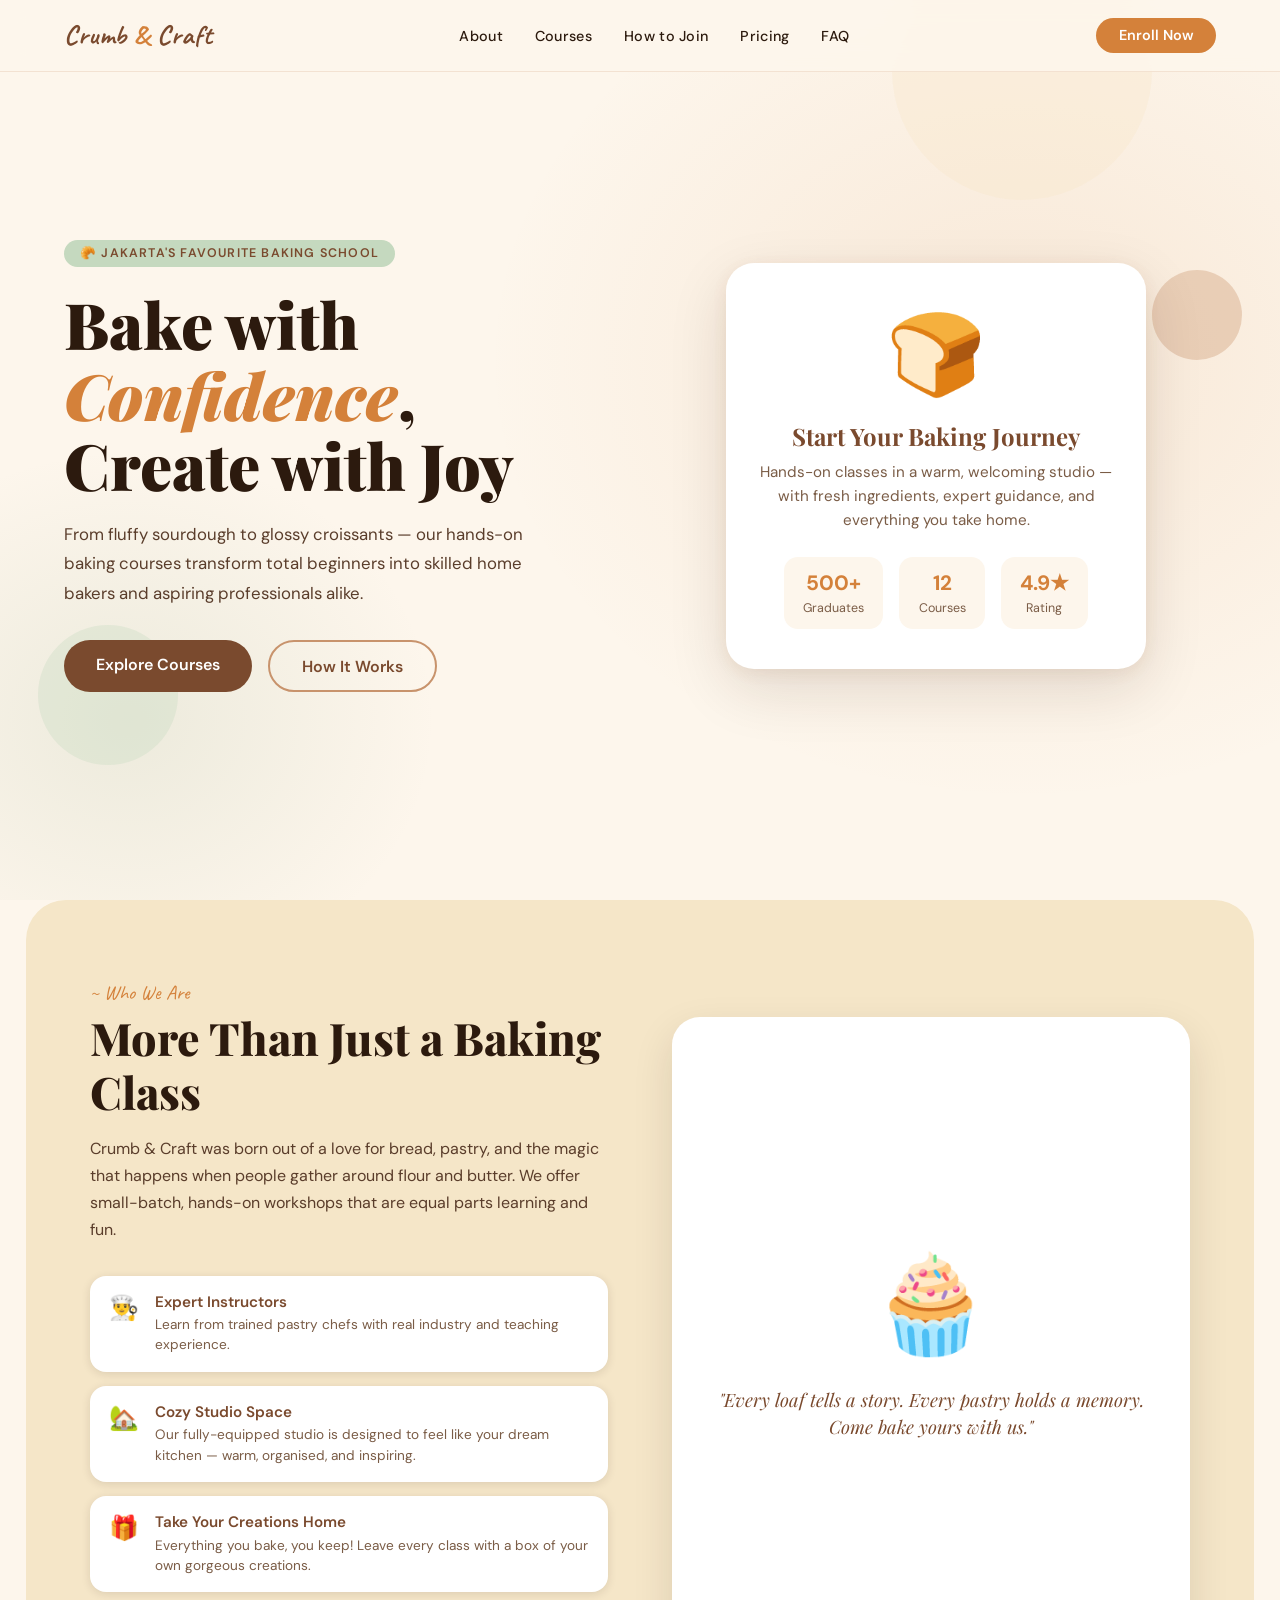
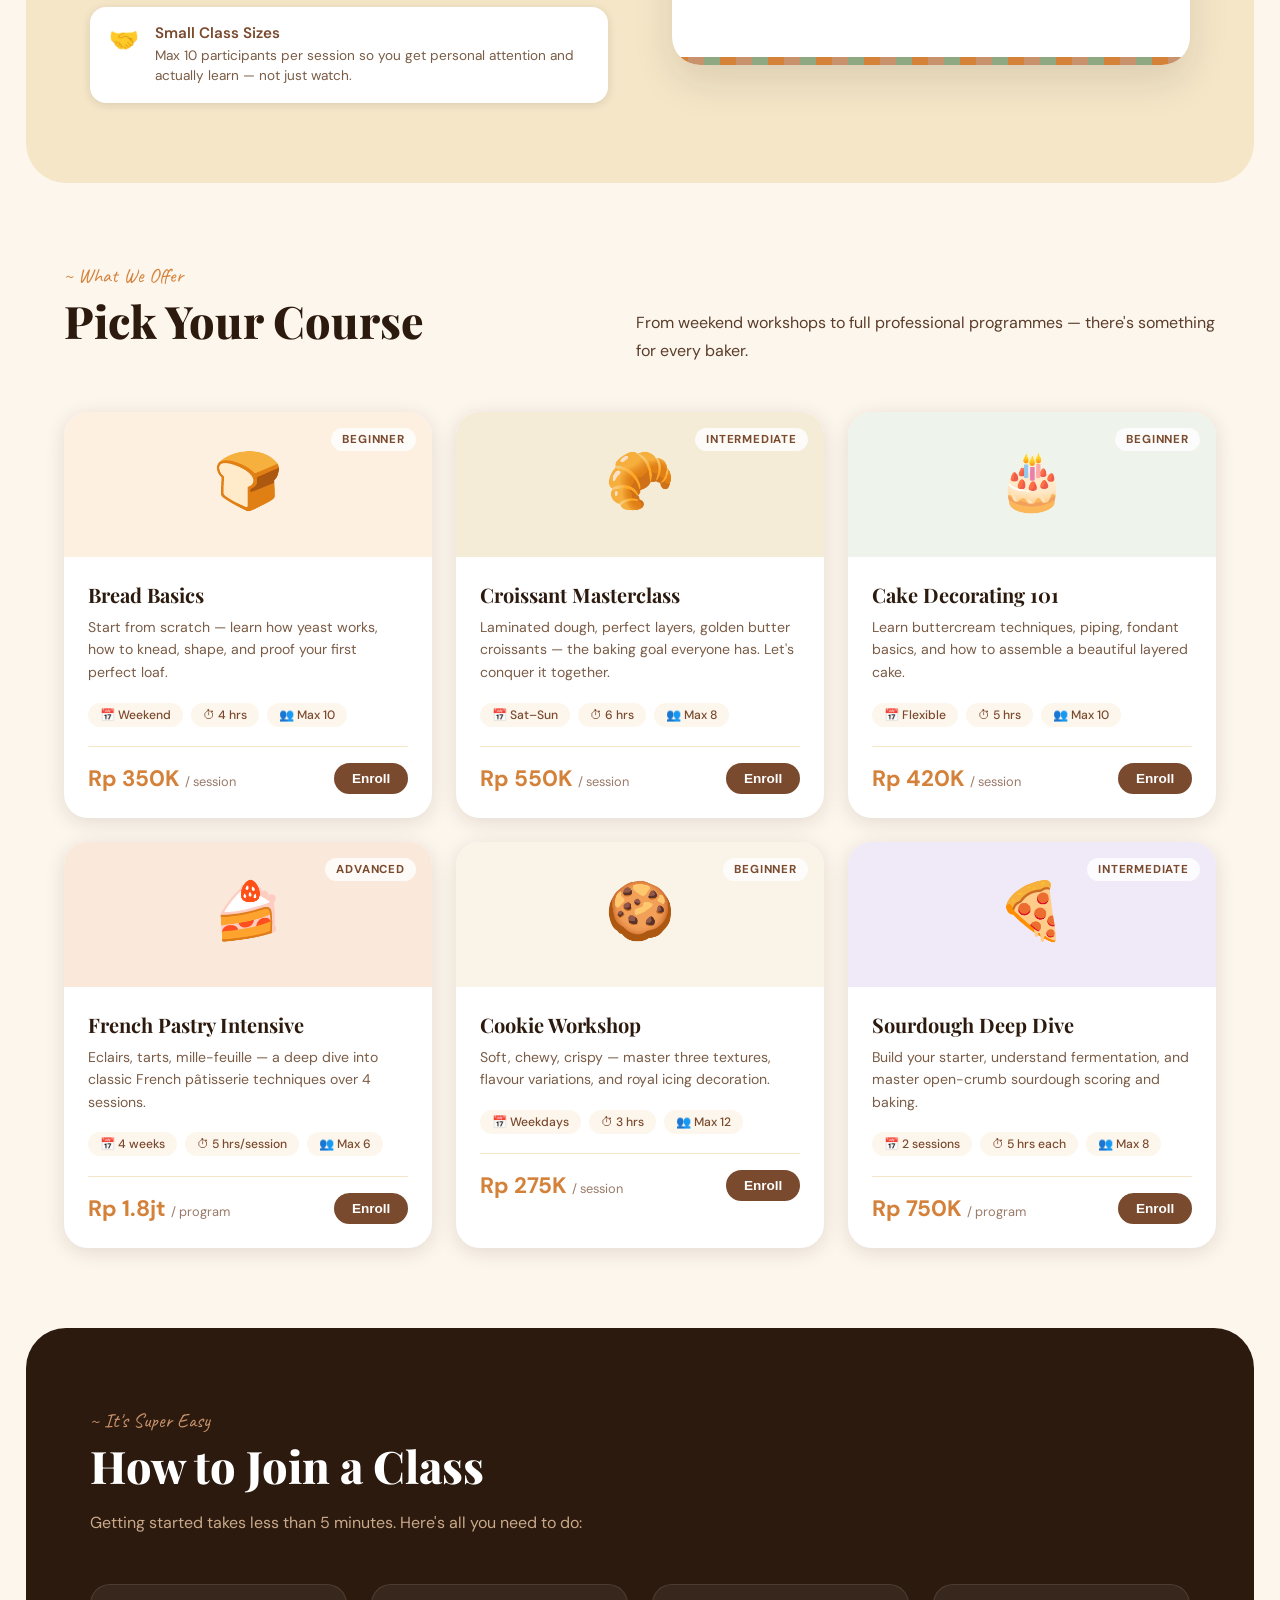
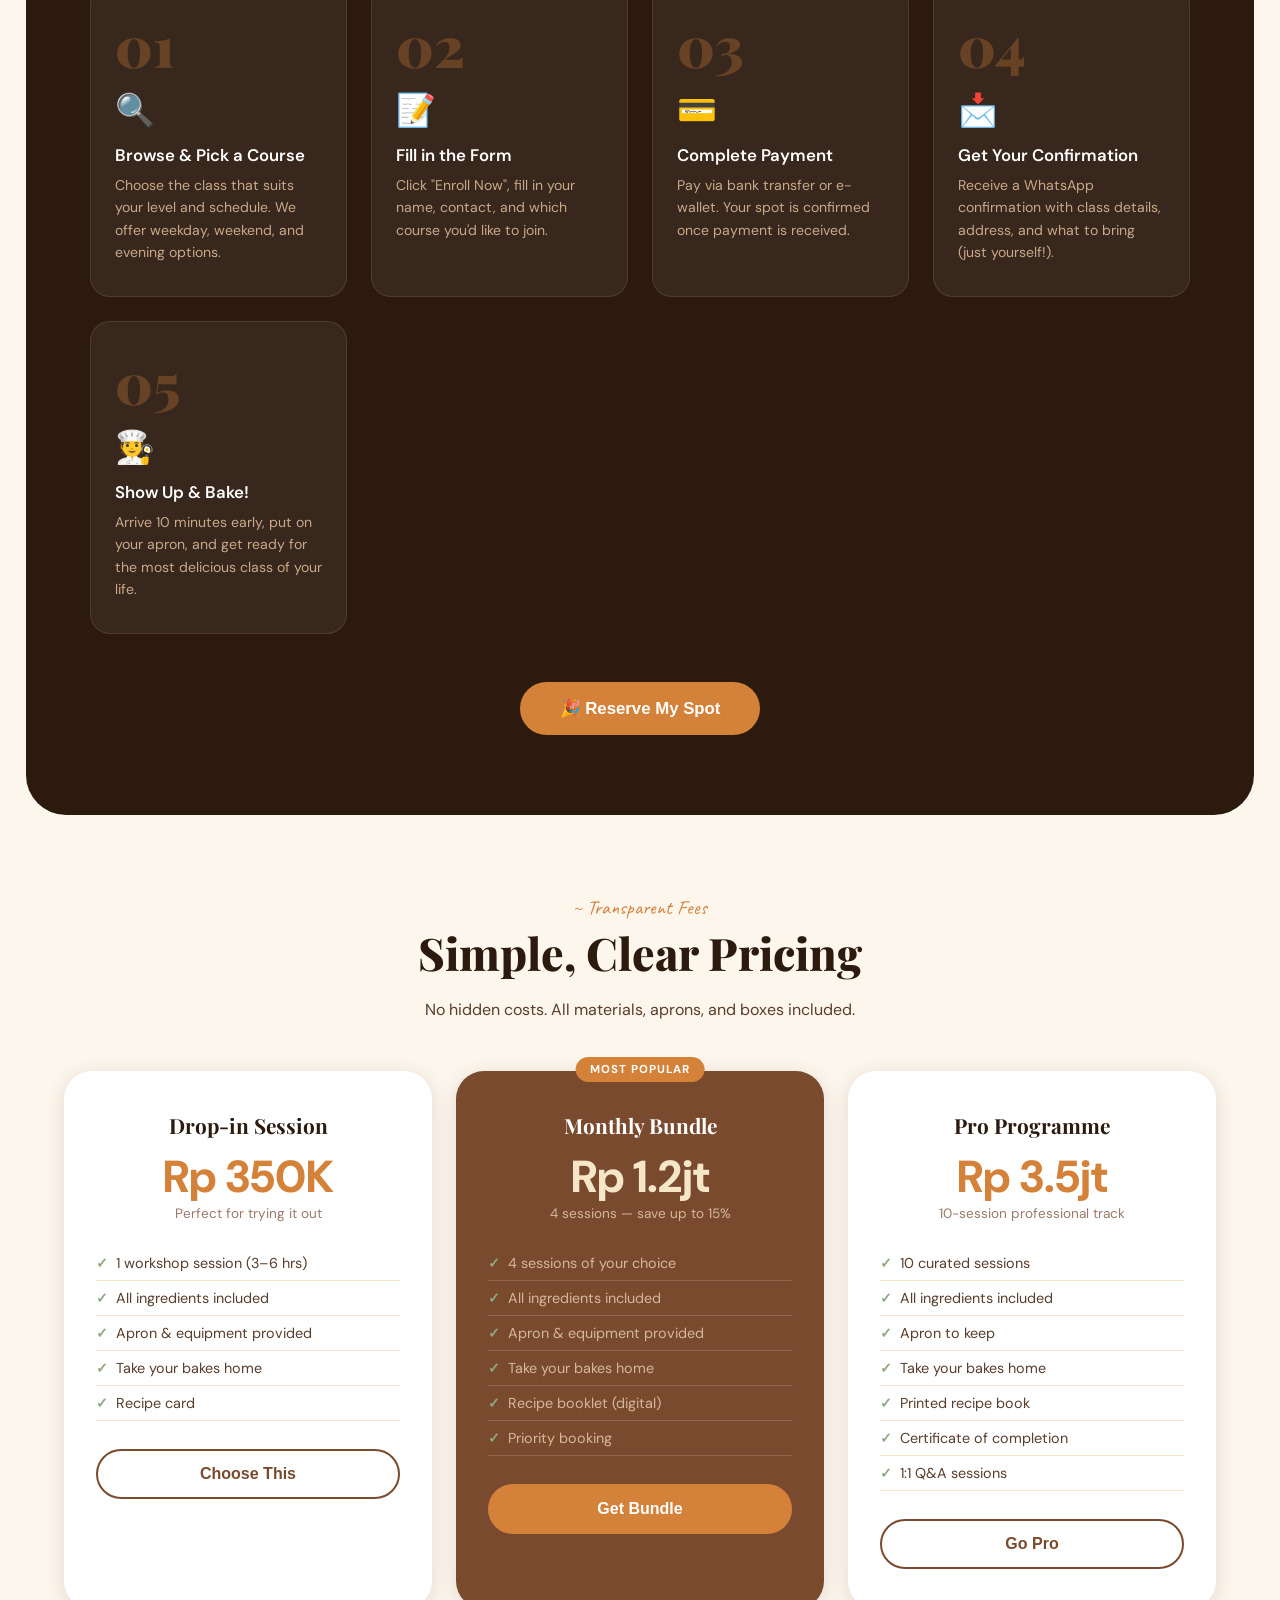
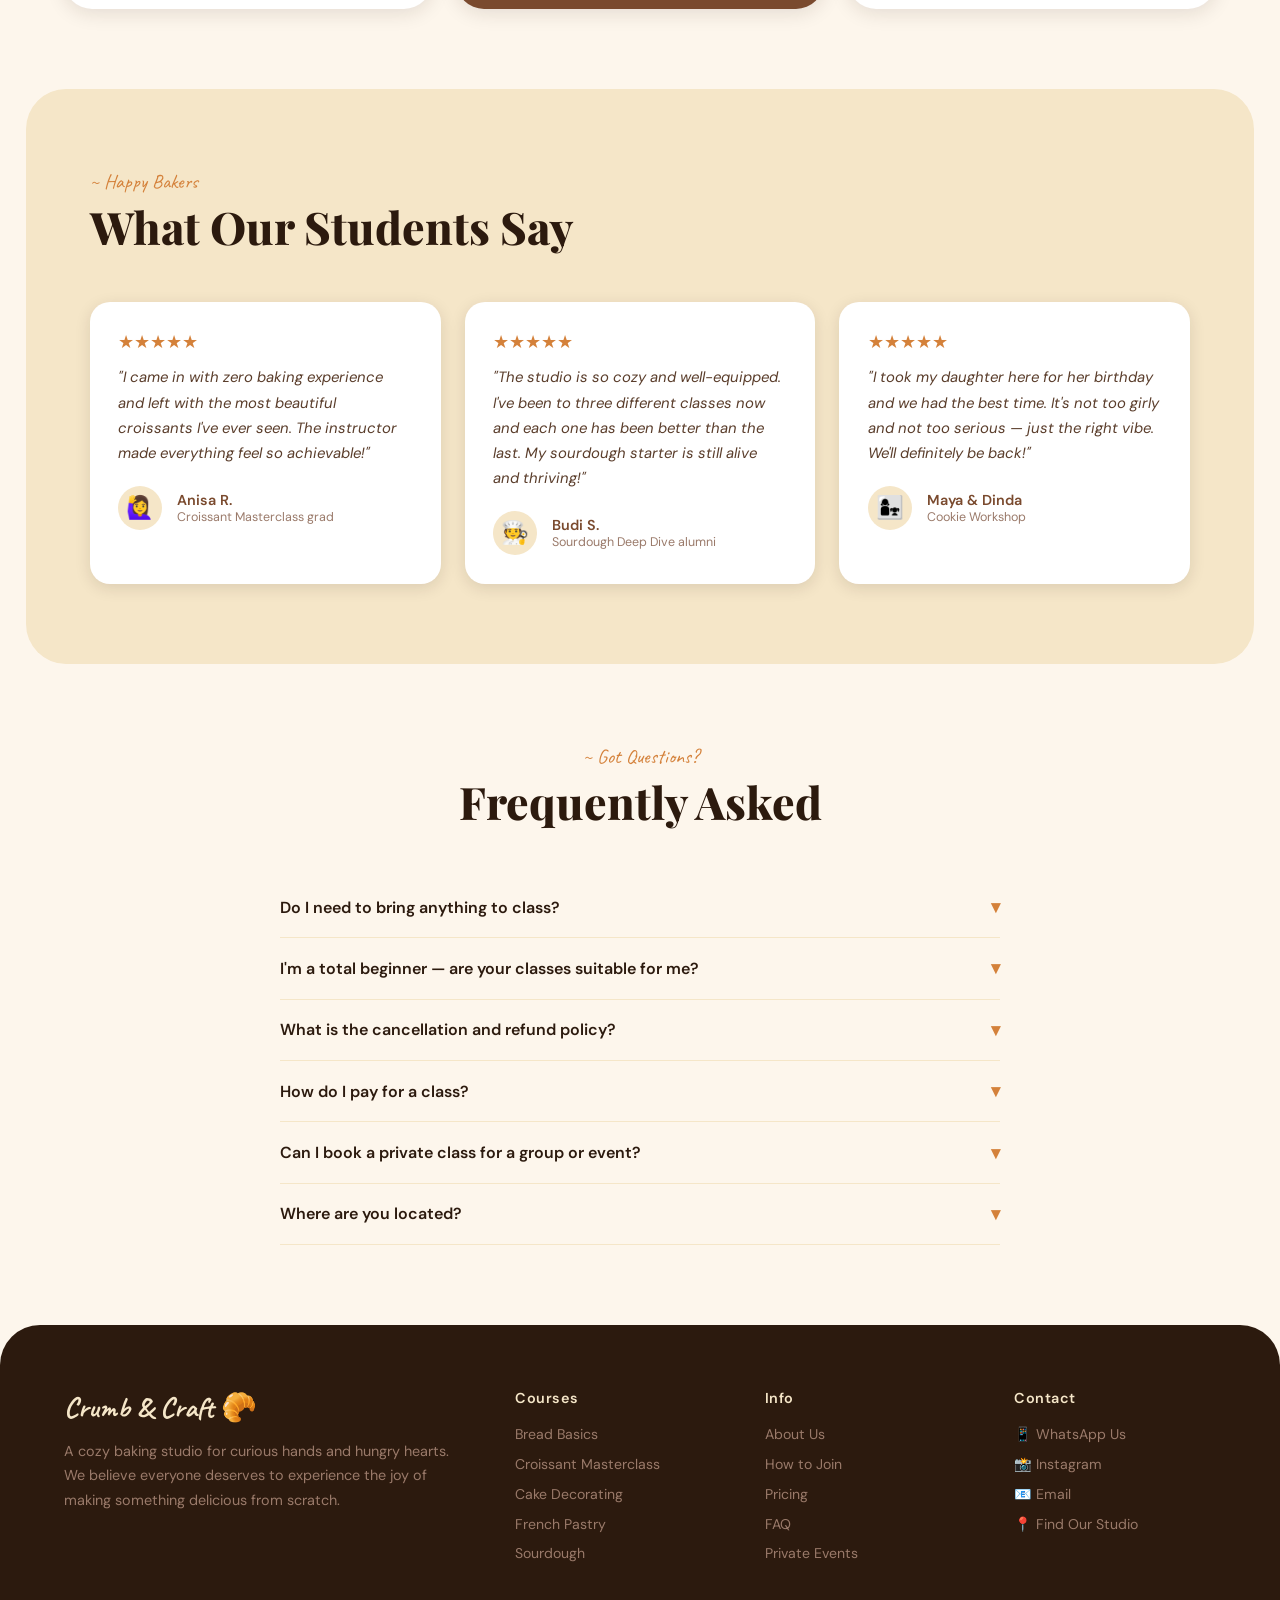
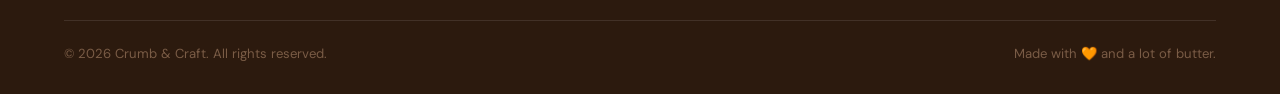
<file: Tugas5/index.html>
<!DOCTYPE html>
<html lang="en">

<head>
  <meta charset="UTF-8" />
  <meta name="viewport" content="width=device-width, initial-scale=1.0" />
  <title>Crumb & Craft — Baking Course</title>
  <link
    href="https://fonts.googleapis.com/css2?family=Playfair+Display:ital,wght@0,400;0,700;0,900;1,400&family=DM+Sans:wght@300;400;500;600&family=Caveat:wght@500;700&display=swap"
    rel="stylesheet">
  <style>
    *,
    *::before,
    *::after {
      box-sizing: border-box;
      margin: 0;
      padding: 0;
    }

    :root {
      --cream: #FDF6EC;
      --warm: #F5E6C8;
      --toast: #C8936C;
      --brown: #7A4A2E;
      --dark: #2C1A0E;
      --sage: #8EA882;
      --sage-lt: #C5D9BF;
      --accent: #D4813A;
      --white: #FFFFFF;
      --shadow: rgba(44, 26, 14, .12);
    }

    html {
      scroll-behavior: smooth;
    }

    body {
      font-family: 'DM Sans', sans-serif;
      background: var(--cream);
      color: var(--dark);
      overflow-x: hidden;
    }

    /* ── NAV ── */
    nav {
      position: fixed;
      top: 0;
      left: 0;
      width: 100%;
      z-index: 100;
      display: flex;
      align-items: center;
      justify-content: space-between;
      padding: 1.1rem 5vw;
      background: rgba(253, 246, 236, .88);
      backdrop-filter: blur(12px);
      border-bottom: 1px solid rgba(200, 147, 108, .2);
    }

    .nav-logo {
      font-family: 'Caveat', cursive;
      font-size: 1.7rem;
      font-weight: 700;
      color: var(--brown);
      letter-spacing: .5px;
    }

    .nav-logo span {
      color: var(--accent);
    }

    .nav-links {
      display: flex;
      gap: 2rem;
      list-style: none;
    }

    .nav-links a {
      text-decoration: none;
      color: var(--dark);
      font-size: .9rem;
      font-weight: 500;
      letter-spacing: .3px;
      transition: color .25s;
    }

    .nav-links a:hover {
      color: var(--accent);
    }

    .nav-cta {
      background: var(--accent);
      color: var(--white);
      border: none;
      border-radius: 30px;
      padding: .55rem 1.4rem;
      font-family: 'DM Sans', sans-serif;
      font-size: .9rem;
      font-weight: 600;
      cursor: pointer;
      transition: background .25s, transform .15s;
    }

    .nav-cta:hover {
      background: var(--brown);
      transform: translateY(-1px);
    }

    /* ── HERO ── */
    #hero {
      min-height: 100vh;
      display: grid;
      grid-template-columns: 1fr 1fr;
      align-items: center;
      gap: 2rem;
      padding: 6rem 5vw 4rem;
      position: relative;
      overflow: hidden;
    }

    .hero-bg {
      position: absolute;
      inset: 0;
      z-index: 0;
      background:
        radial-gradient(ellipse 60% 70% at 80% 40%, rgba(212, 129, 58, .12) 0%, transparent 70%),
        radial-gradient(ellipse 40% 50% at 10% 80%, rgba(142, 168, 130, .15) 0%, transparent 60%);
    }

    /* Floating dough blobs */
    .blob {
      position: absolute;
      border-radius: 50%;
      opacity: .35;
      animation: float 7s ease-in-out infinite;
    }

    .blob-1 {
      width: 260px;
      height: 260px;
      background: var(--warm);
      top: -60px;
      right: 10%;
      animation-delay: 0s;
    }

    .blob-2 {
      width: 140px;
      height: 140px;
      background: var(--sage-lt);
      bottom: 15%;
      left: 3%;
      animation-delay: 2s;
    }

    .blob-3 {
      width: 90px;
      height: 90px;
      background: var(--toast);
      top: 30%;
      right: 3%;
      animation-delay: 4s;
    }

    @keyframes float {

      0%,
      100% {
        transform: translateY(0) rotate(0deg);
      }

      50% {
        transform: translateY(-18px) rotate(6deg);
      }
    }

    .hero-text {
      position: relative;
      z-index: 1;
    }

    .hero-tag {
      display: inline-block;
      background: var(--sage-lt);
      color: var(--brown);
      font-size: .78rem;
      font-weight: 600;
      letter-spacing: 1.2px;
      text-transform: uppercase;
      padding: .35rem 1rem;
      border-radius: 20px;
      margin-bottom: 1.4rem;
    }

    .hero-title {
      font-family: 'Playfair Display', serif;
      font-size: clamp(2.6rem, 5vw, 4.2rem);
      font-weight: 900;
      line-height: 1.1;
      color: var(--dark);
      margin-bottom: 1.2rem;
    }

    .hero-title em {
      color: var(--accent);
      font-style: italic;
    }

    .hero-desc {
      font-size: 1.05rem;
      line-height: 1.75;
      color: #5a3d2b;
      max-width: 480px;
      margin-bottom: 2rem;
    }

    .hero-btns {
      display: flex;
      gap: 1rem;
      flex-wrap: wrap;
    }

    .btn-primary {
      background: var(--brown);
      color: var(--white);
      padding: .85rem 2rem;
      border-radius: 40px;
      font-weight: 600;
      font-size: 1rem;
      border: none;
      cursor: pointer;
      text-decoration: none;
      transition: background .25s, transform .15s;
      display: inline-block;
    }

    .btn-primary:hover {
      background: var(--accent);
      transform: translateY(-2px);
    }

    .btn-outline {
      background: transparent;
      color: var(--brown);
      padding: .85rem 2rem;
      border-radius: 40px;
      font-weight: 600;
      font-size: 1rem;
      border: 2px solid var(--toast);
      cursor: pointer;
      text-decoration: none;
      display: inline-block;
      transition: all .25s;
    }

    .btn-outline:hover {
      background: var(--toast);
      color: var(--white);
    }

    .hero-visual {
      position: relative;
      z-index: 1;
      display: flex;
      justify-content: center;
      align-items: center;
    }

    .hero-card-wrap {
      position: relative;
      width: min(420px, 90%);
    }

    .hero-card {
      background: var(--white);
      border-radius: 28px;
      padding: 2.5rem 2rem;
      box-shadow: 0 20px 60px var(--shadow), 0 4px 16px rgba(200, 147, 108, .15);
      text-align: center;
      animation: cardIn 1s cubic-bezier(.22, 1, .36, 1) both;
    }

    @keyframes cardIn {
      from {
        opacity: 0;
        transform: translateY(40px) rotate(-2deg);
      }

      to {
        opacity: 1;
        transform: translateY(0) rotate(0deg);
      }
    }

    .hero-emoji {
      font-size: 5rem;
      display: block;
      margin-bottom: .8rem;
    }

    .hero-card h3 {
      font-family: 'Playfair Display', serif;
      font-size: 1.5rem;
      color: var(--brown);
      margin-bottom: .5rem;
    }

    .hero-card p {
      color: #7a5c46;
      font-size: .95rem;
      line-height: 1.6;
    }

    .hero-stats {
      display: flex;
      gap: 1rem;
      margin-top: 1.5rem;
      justify-content: center;
      flex-wrap: wrap;
    }

    .stat {
      background: var(--cream);
      border-radius: 14px;
      padding: .75rem 1.2rem;
      text-align: center;
    }

    .stat strong {
      display: block;
      font-size: 1.3rem;
      color: var(--accent);
      font-weight: 700;
    }

    .stat span {
      font-size: .78rem;
      color: #7a5c46;
    }

    /* ── SECTION SHARED ── */
    section {
      padding: 5rem 5vw;
    }

    .section-tag {
      font-family: 'Caveat', cursive;
      font-size: 1.25rem;
      color: var(--accent);
      margin-bottom: .4rem;
      display: block;
    }

    .section-title {
      font-family: 'Playfair Display', serif;
      font-size: clamp(1.9rem, 3.5vw, 2.8rem);
      font-weight: 800;
      line-height: 1.2;
      color: var(--dark);
      margin-bottom: 1rem;
    }

    .section-sub {
      color: #5a3d2b;
      font-size: 1rem;
      line-height: 1.7;
      max-width: 580px;
    }

    /* ── ABOUT ── */
    #about {
      background: var(--warm);
      border-radius: 40px;
      margin: 0 2vw;
    }

    .about-grid {
      display: grid;
      grid-template-columns: 1fr 1fr;
      gap: 4rem;
      align-items: center;
    }

    .about-features {
      margin-top: 2rem;
      display: flex;
      flex-direction: column;
      gap: .9rem;
    }

    .feat-item {
      display: flex;
      align-items: flex-start;
      gap: 1rem;
      background: var(--white);
      border-radius: 16px;
      padding: 1rem 1.2rem;
      box-shadow: 0 2px 10px var(--shadow);
      transition: transform .2s;
    }

    .feat-item:hover {
      transform: translateX(4px);
    }

    .feat-icon {
      font-size: 1.5rem;
      flex-shrink: 0;
    }

    .feat-item h4 {
      font-size: .95rem;
      font-weight: 600;
      color: var(--brown);
      margin-bottom: .2rem;
    }

    .feat-item p {
      font-size: .85rem;
      color: #7a5c46;
      line-height: 1.5;
    }

    .about-image-box {
      background: var(--white);
      border-radius: 28px;
      overflow: hidden;
      position: relative;
      box-shadow: 0 16px 40px var(--shadow);
      aspect-ratio: 4/5;
      display: flex;
      flex-direction: column;
      align-items: center;
      justify-content: center;
      gap: 1.2rem;
      padding: 2rem;
    }

    .big-emoji {
      font-size: 6rem;
    }

    .about-image-box p {
      font-family: 'Playfair Display', serif;
      font-size: 1.15rem;
      color: var(--brown);
      text-align: center;
      line-height: 1.5;
      font-style: italic;
    }

    .deco-stripe {
      position: absolute;
      bottom: 0;
      left: 0;
      right: 0;
      height: 8px;
      background: repeating-linear-gradient(90deg, var(--accent) 0px, var(--accent) 16px, var(--toast) 16px, var(--toast) 32px, var(--sage) 32px, var(--sage) 48px);
    }

    /* ── COURSES ── */
    #courses {
      background: var(--cream);
    }

    .courses-header {
      display: flex;
      justify-content: space-between;
      align-items: flex-end;
      margin-bottom: 3rem;
      flex-wrap: wrap;
      gap: 1rem;
    }

    .courses-grid {
      display: grid;
      grid-template-columns: repeat(auto-fit, minmax(280px, 1fr));
      gap: 1.5rem;
    }

    .course-card {
      background: var(--white);
      border-radius: 24px;
      overflow: hidden;
      box-shadow: 0 4px 20px var(--shadow);
      transition: transform .25s, box-shadow .25s;
    }

    .course-card:hover {
      transform: translateY(-6px);
      box-shadow: 0 16px 40px var(--shadow);
    }

    .card-header {
      padding: 2rem;
      text-align: center;
      position: relative;
      overflow: hidden;
    }

    .card-header::before {
      content: '';
      position: absolute;
      inset: 0;
      background: var(--bg, var(--warm));
    }

    .card-emoji {
      font-size: 3.5rem;
      position: relative;
      z-index: 1;
      display: block;
      margin-bottom: .5rem;
    }

    .card-level {
      position: absolute;
      top: 1rem;
      right: 1rem;
      z-index: 1;
      background: rgba(255, 255, 255, .8);
      color: var(--brown);
      font-size: .72rem;
      font-weight: 700;
      letter-spacing: .8px;
      text-transform: uppercase;
      padding: .25rem .7rem;
      border-radius: 20px;
    }

    .card-body {
      padding: 1.5rem;
    }

    .card-body h3 {
      font-family: 'Playfair Display', serif;
      font-size: 1.25rem;
      color: var(--dark);
      margin-bottom: .5rem;
    }

    .card-body p {
      font-size: .88rem;
      color: #7a5c46;
      line-height: 1.6;
      margin-bottom: 1.2rem;
    }

    .card-meta {
      display: flex;
      gap: .5rem;
      flex-wrap: wrap;
      margin-bottom: 1.2rem;
    }

    .meta-tag {
      background: var(--cream);
      border-radius: 20px;
      padding: .25rem .75rem;
      font-size: .76rem;
      color: var(--brown);
      font-weight: 500;
    }

    .card-footer {
      display: flex;
      justify-content: space-between;
      align-items: center;
      border-top: 1px solid var(--warm);
      padding-top: 1rem;
      margin-top: .5rem;
    }

    .price {
      font-size: 1.4rem;
      font-weight: 700;
      color: var(--accent);
    }

    .price span {
      font-size: .8rem;
      font-weight: 400;
      color: #9a7a6a;
    }

    .enroll-btn {
      background: var(--brown);
      color: var(--white);
      border: none;
      border-radius: 20px;
      padding: .5rem 1.1rem;
      font-size: .85rem;
      font-weight: 600;
      cursor: pointer;
      transition: background .2s;
    }

    .enroll-btn:hover {
      background: var(--accent);
    }

    /* ── HOW TO JOIN ── */
    #join {
      background: var(--dark);
      border-radius: 40px;
      margin: 0 2vw;
      color: var(--white);
    }

    #join .section-title {
      color: var(--white);
    }

    #join .section-sub {
      color: #c9a98a;
    }

    .steps-grid {
      display: grid;
      grid-template-columns: repeat(auto-fit, minmax(220px, 1fr));
      gap: 1.5rem;
      margin-top: 3rem;
    }

    .step-card {
      background: rgba(255, 255, 255, .06);
      border: 1px solid rgba(255, 255, 255, .1);
      border-radius: 20px;
      padding: 2rem 1.5rem;
      position: relative;
      transition: background .25s;
    }

    .step-card:hover {
      background: rgba(255, 255, 255, .1);
    }

    .step-num {
      font-family: 'Playfair Display', serif;
      font-size: 3.5rem;
      font-weight: 900;
      color: rgba(212, 129, 58, .3);
      line-height: 1;
      margin-bottom: 1rem;
    }

    .step-card h3 {
      font-size: 1.05rem;
      font-weight: 600;
      margin-bottom: .5rem;
      color: var(--white);
    }

    .step-card p {
      font-size: .88rem;
      color: #c9a98a;
      line-height: 1.6;
    }

    .step-icon {
      font-size: 2rem;
      margin-bottom: .8rem;
      display: block;
    }

    .join-cta {
      margin-top: 3rem;
      text-align: center;
    }

    /* ── PRICING ── */
    #pricing {
      background: var(--cream);
    }

    .pricing-grid {
      display: grid;
      grid-template-columns: repeat(auto-fit, minmax(260px, 1fr));
      gap: 1.5rem;
      margin-top: 3rem;
    }

    .price-card {
      background: var(--white);
      border-radius: 28px;
      padding: 2.5rem 2rem;
      text-align: center;
      box-shadow: 0 4px 20px var(--shadow);
      position: relative;
      transition: transform .25s;
    }

    .price-card:hover {
      transform: translateY(-4px);
    }

    .price-card.featured {
      background: var(--brown);
      color: var(--white);
    }

    .price-card.featured .price-desc,
    .price-card.featured li {
      color: #d4b89a !important;
    }

    .price-badge {
      position: absolute;
      top: -14px;
      left: 50%;
      transform: translateX(-50%);
      background: var(--accent);
      color: var(--white);
      font-size: .72rem;
      font-weight: 700;
      letter-spacing: 1px;
      text-transform: uppercase;
      padding: .3rem .9rem;
      border-radius: 20px;
    }

    .price-name {
      font-family: 'Playfair Display', serif;
      font-size: 1.3rem;
      font-weight: 700;
      color: inherit;
      margin-bottom: .5rem;
    }

    .price-card.featured .price-name {
      color: var(--white);
    }

    .price-amount {
      font-size: 2.8rem;
      font-weight: 800;
      color: var(--accent);
      line-height: 1;
      margin: 1rem 0 .3rem;
    }

    .price-card.featured .price-amount {
      color: var(--warm);
    }

    .price-desc {
      color: #9a7a6a;
      font-size: .85rem;
      margin-bottom: 1.5rem;
    }

    .price-list {
      list-style: none;
      text-align: left;
      margin-bottom: 1.8rem;
    }

    .price-list li {
      padding: .5rem 0;
      font-size: .9rem;
      color: #5a3d2b;
      border-bottom: 1px solid var(--warm);
      display: flex;
      align-items: center;
      gap: .5rem;
    }

    .price-card.featured .price-list li {
      border-color: rgba(255, 255, 255, .15);
    }

    .check {
      color: var(--sage);
      font-weight: 700;
    }

    .price-btn {
      width: 100%;
      padding: .85rem;
      border-radius: 30px;
      border: 2px solid var(--brown);
      background: transparent;
      color: var(--brown);
      font-weight: 700;
      font-size: 1rem;
      cursor: pointer;
      transition: all .2s;
    }

    .price-btn:hover {
      background: var(--brown);
      color: var(--white);
    }

    .price-card.featured .price-btn {
      background: var(--accent);
      border-color: var(--accent);
      color: var(--white);
    }

    .price-card.featured .price-btn:hover {
      background: var(--warm);
      color: var(--brown);
    }

    /* ── TESTIMONIALS ── */
    #testimonials {
      background: var(--warm);
      border-radius: 40px;
      margin: 0 2vw;
    }

    .testi-grid {
      display: grid;
      grid-template-columns: repeat(auto-fit, minmax(270px, 1fr));
      gap: 1.5rem;
      margin-top: 3rem;
    }

    .testi-card {
      background: var(--white);
      border-radius: 20px;
      padding: 1.8rem;
      box-shadow: 0 4px 16px var(--shadow);
    }

    .stars {
      color: var(--accent);
      font-size: 1.1rem;
      margin-bottom: .8rem;
    }

    .testi-text {
      font-size: .93rem;
      line-height: 1.7;
      color: #5a3d2b;
      margin-bottom: 1.2rem;
      font-style: italic;
    }

    .testi-author {
      display: flex;
      align-items: center;
      gap: .9rem;
    }

    .author-av {
      width: 44px;
      height: 44px;
      border-radius: 50%;
      font-size: 1.4rem;
      display: flex;
      align-items: center;
      justify-content: center;
      background: var(--warm);
    }

    .author-av span {
      font-size: 1.4rem;
    }

    .author-name {
      font-weight: 600;
      font-size: .9rem;
      color: var(--brown);
    }

    .author-role {
      font-size: .78rem;
      color: #9a7a6a;
    }

    /* ── FAQ ── */
    #faq {
      background: var(--cream);
    }

    .faq-list {
      max-width: 720px;
      margin: 3rem auto 0;
    }

    .faq-item {
      border-bottom: 1px solid var(--warm);
    }

    .faq-q {
      width: 100%;
      background: none;
      border: none;
      text-align: left;
      padding: 1.2rem 0;
      font-size: 1rem;
      font-weight: 600;
      color: var(--dark);
      cursor: pointer;
      display: flex;
      justify-content: space-between;
      align-items: center;
      gap: 1rem;
      font-family: 'DM Sans', sans-serif;
      transition: color .2s;
    }

    .faq-q:hover {
      color: var(--accent);
    }

    .faq-arrow {
      font-size: 1.1rem;
      color: var(--accent);
      transition: transform .3s;
    }

    .faq-q[aria-expanded="true"] .faq-arrow {
      transform: rotate(180deg);
    }

    .faq-a {
      max-height: 0;
      overflow: hidden;
      transition: max-height .4s ease, padding .4s;
      font-size: .92rem;
      color: #5a3d2b;
      line-height: 1.7;
    }

    .faq-a.open {
      max-height: 300px;
      padding-bottom: 1.2rem;
    }

    /* ── FOOTER ── */
    footer {
      background: var(--dark);
      color: var(--cream);
      padding: 4rem 5vw 2rem;
      border-radius: 40px 40px 0 0;
    }

    .footer-grid {
      display: grid;
      grid-template-columns: 2fr 1fr 1fr 1fr;
      gap: 3rem;
      margin-bottom: 3rem;
    }

    .footer-brand h2 {
      font-family: 'Caveat', cursive;
      font-size: 1.8rem;
      color: var(--warm);
      margin-bottom: .8rem;
    }

    .footer-brand p {
      color: #9a7a6a;
      font-size: .9rem;
      line-height: 1.7;
    }

    .footer-col h4 {
      color: var(--warm);
      font-size: .9rem;
      font-weight: 600;
      letter-spacing: .5px;
      margin-bottom: 1rem;
    }

    .footer-col ul {
      list-style: none;
    }

    .footer-col li {
      margin-bottom: .55rem;
    }

    .footer-col a {
      color: #9a7a6a;
      text-decoration: none;
      font-size: .88rem;
      transition: color .2s;
    }

    .footer-col a:hover {
      color: var(--accent);
    }

    .footer-bottom {
      border-top: 1px solid rgba(255, 255, 255, .1);
      padding-top: 1.5rem;
      display: flex;
      justify-content: space-between;
      align-items: center;
      flex-wrap: wrap;
      gap: .5rem;
    }

    .footer-bottom p {
      color: #7a5c46;
      font-size: .82rem;
    }

    /* ── MODAL ── */
    .modal-overlay {
      display: none;
      position: fixed;
      inset: 0;
      z-index: 200;
      background: rgba(44, 26, 14, .5);
      align-items: center;
      justify-content: center;
    }

    .modal-overlay.open {
      display: flex;
    }

    .modal {
      background: var(--white);
      border-radius: 28px;
      padding: 2.5rem;
      max-width: 480px;
      width: 90%;
      box-shadow: 0 30px 80px rgba(0, 0, 0, .3);
      animation: modalIn .35s cubic-bezier(.22, 1, .36, 1);
    }

    @keyframes modalIn {
      from {
        opacity: 0;
        transform: scale(.9) translateY(20px);
      }

      to {
        opacity: 1;
        transform: scale(1) translateY(0);
      }
    }

    .modal h2 {
      font-family: 'Playfair Display', serif;
      font-size: 1.6rem;
      color: var(--brown);
      margin-bottom: .5rem;
    }

    .modal p {
      color: #7a5c46;
      font-size: .9rem;
      margin-bottom: 1.5rem;
    }

    .form-row {
      margin-bottom: 1rem;
    }

    .form-row label {
      display: block;
      font-size: .85rem;
      font-weight: 600;
      color: var(--dark);
      margin-bottom: .35rem;
    }

    .form-row input,
    .form-row select {
      width: 100%;
      padding: .75rem 1rem;
      border: 1.5px solid var(--warm);
      border-radius: 12px;
      font-family: 'DM Sans', sans-serif;
      font-size: .95rem;
      background: var(--cream);
      color: var(--dark);
      transition: border-color .2s;
    }

    .form-row input:focus,
    .form-row select:focus {
      outline: none;
      border-color: var(--accent);
    }

    .form-actions {
      display: flex;
      gap: 1rem;
      margin-top: 1.5rem;
    }

    .form-actions .btn-primary {
      flex: 1;
      text-align: center;
      border: none;
      padding: .85rem;
      font-family: 'DM Sans', sans-serif;
    }

    .btn-ghost {
      background: none;
      border: none;
      color: #9a7a6a;
      font-size: .9rem;
      cursor: pointer;
      padding: .85rem;
    }

    .btn-ghost:hover {
      color: var(--brown);
    }

    /* ── SCROLL REVEAL ── */
    .reveal {
      opacity: 0;
      transform: translateY(30px);
      transition: opacity .7s, transform .7s;
    }

    .reveal.visible {
      opacity: 1;
      transform: translateY(0);
    }

    /* ── RESPONSIVE ── */
    @media (max-width: 900px) {
      #hero {
        grid-template-columns: 1fr;
        text-align: center;
        padding-top: 7rem;
      }

      .hero-desc {
        margin: 0 auto 2rem;
      }

      .hero-btns {
        justify-content: center;
      }

      .about-grid {
        grid-template-columns: 1fr;
      }

      .footer-grid {
        grid-template-columns: 1fr 1fr;
      }

      #hero .hero-visual {
        order: -1;
      }
    }

    @media (max-width: 600px) {
      .nav-links {
        display: none;
      }

      .footer-grid {
        grid-template-columns: 1fr;
      }
    }
  </style>
</head>

<body>

  <!-- NAV -->
  <nav>
    <div class="nav-logo">Crumb <span>&</span> Craft</div>
    <ul class="nav-links">
      <li><a href="#about">About</a></li>
      <li><a href="#courses">Courses</a></li>
      <li><a href="#join">How to Join</a></li>
      <li><a href="#pricing">Pricing</a></li>
      <li><a href="#faq">FAQ</a></li>
    </ul>
    <button class="nav-cta" onclick="openModal()">Enroll Now</button>
  </nav>

  <!-- HERO -->
  <section id="hero">
    <div class="hero-bg"></div>
    <div class="blob blob-1"></div>
    <div class="blob blob-2"></div>
    <div class="blob blob-3"></div>

    <div class="hero-text">
      <div class="hero-tag">🥐 Jakarta's Favourite Baking School</div>
      <h1 class="hero-title">
        Bake with <em>Confidence</em>,<br>Create with Joy
      </h1>
      <p class="hero-desc">
        From fluffy sourdough to glossy croissants — our hands-on baking courses transform total beginners into skilled
        home bakers and aspiring professionals alike.
      </p>
      <div class="hero-btns">
        <a href="#courses" class="btn-primary">Explore Courses</a>
        <a href="#join" class="btn-outline">How It Works</a>
      </div>
    </div>

    <div class="hero-visual">
      <div class="hero-card-wrap">
        <div class="hero-card">
          <span class="hero-emoji">🍞</span>
          <h3>Start Your Baking Journey</h3>
          <p>Hands-on classes in a warm, welcoming studio — with fresh ingredients, expert guidance, and everything you
            take home.</p>
          <div class="hero-stats">
            <div class="stat"><strong>500+</strong><span>Graduates</span></div>
            <div class="stat"><strong>12</strong><span>Courses</span></div>
            <div class="stat"><strong>4.9★</strong><span>Rating</span></div>
          </div>
        </div>
      </div>
    </div>
  </section>

  <!-- ABOUT -->
  <section id="about">
    <div class="about-grid">
      <div>
        <span class="section-tag">~ Who We Are</span>
        <h2 class="section-title">More Than Just a Baking Class</h2>
        <p class="section-sub">Crumb &amp; Craft was born out of a love for bread, pastry, and the magic that happens
          when people gather around flour and butter. We offer small-batch, hands-on workshops that are equal parts
          learning and fun.</p>
        <div class="about-features">
          <div class="feat-item reveal">
            <div class="feat-icon">👨‍🍳</div>
            <div>
              <h4>Expert Instructors</h4>
              <p>Learn from trained pastry chefs with real industry and teaching experience.</p>
            </div>
          </div>
          <div class="feat-item reveal">
            <div class="feat-icon">🏡</div>
            <div>
              <h4>Cozy Studio Space</h4>
              <p>Our fully-equipped studio is designed to feel like your dream kitchen — warm, organised, and inspiring.
              </p>
            </div>
          </div>
          <div class="feat-item reveal">
            <div class="feat-icon">🎁</div>
            <div>
              <h4>Take Your Creations Home</h4>
              <p>Everything you bake, you keep! Leave every class with a box of your own gorgeous creations.</p>
            </div>
          </div>
          <div class="feat-item reveal">
            <div class="feat-icon">🤝</div>
            <div>
              <h4>Small Class Sizes</h4>
              <p>Max 10 participants per session so you get personal attention and actually learn — not just watch.</p>
            </div>
          </div>
        </div>
      </div>
      <div class="about-image-box reveal">
        <div class="big-emoji">🧁</div>
        <p>"Every loaf tells a story. Every pastry holds a memory. Come bake yours with us."</p>
        <div class="deco-stripe"></div>
      </div>
    </div>
  </section>

  <!-- COURSES -->
  <section id="courses">
    <div class="courses-header">
      <div>
        <span class="section-tag">~ What We Offer</span>
        <h2 class="section-title">Pick Your Course</h2>
      </div>
      <p class="section-sub">From weekend workshops to full professional programmes — there's something for every baker.
      </p>
    </div>
    <div class="courses-grid">

      <div class="course-card reveal">
        <div class="card-header" style="--bg: #FDF0E0;">
          <span class="card-emoji">🍞</span>
          <div class="card-level">Beginner</div>
        </div>
        <div class="card-body">
          <h3>Bread Basics</h3>
          <p>Start from scratch — learn how yeast works, how to knead, shape, and proof your first perfect loaf.</p>
          <div class="card-meta">
            <span class="meta-tag">📅 Weekend</span>
            <span class="meta-tag">⏱ 4 hrs</span>
            <span class="meta-tag">👥 Max 10</span>
          </div>
          <div class="card-footer">
            <div class="price">Rp 350K <span>/ session</span></div>
            <button class="enroll-btn" onclick="openModal()">Enroll</button>
          </div>
        </div>
      </div>

      <div class="course-card reveal">
        <div class="card-header" style="--bg: #F5ECD7;">
          <span class="card-emoji">🥐</span>
          <div class="card-level">Intermediate</div>
        </div>
        <div class="card-body">
          <h3>Croissant Masterclass</h3>
          <p>Laminated dough, perfect layers, golden butter croissants — the baking goal everyone has. Let's conquer it
            together.</p>
          <div class="card-meta">
            <span class="meta-tag">📅 Sat–Sun</span>
            <span class="meta-tag">⏱ 6 hrs</span>
            <span class="meta-tag">👥 Max 8</span>
          </div>
          <div class="card-footer">
            <div class="price">Rp 550K <span>/ session</span></div>
            <button class="enroll-btn" onclick="openModal()">Enroll</button>
          </div>
        </div>
      </div>

      <div class="course-card reveal">
        <div class="card-header" style="--bg: #EEF3EC;">
          <span class="card-emoji">🎂</span>
          <div class="card-level">Beginner</div>
        </div>
        <div class="card-body">
          <h3>Cake Decorating 101</h3>
          <p>Learn buttercream techniques, piping, fondant basics, and how to assemble a beautiful layered cake.</p>
          <div class="card-meta">
            <span class="meta-tag">📅 Flexible</span>
            <span class="meta-tag">⏱ 5 hrs</span>
            <span class="meta-tag">👥 Max 10</span>
          </div>
          <div class="card-footer">
            <div class="price">Rp 420K <span>/ session</span></div>
            <button class="enroll-btn" onclick="openModal()">Enroll</button>
          </div>
        </div>
      </div>

      <div class="course-card reveal">
        <div class="card-header" style="--bg: #FAE8DA;">
          <span class="card-emoji">🍰</span>
          <div class="card-level">Advanced</div>
        </div>
        <div class="card-body">
          <h3>French Pastry Intensive</h3>
          <p>Eclairs, tarts, mille-feuille — a deep dive into classic French pâtisserie techniques over 4 sessions.</p>
          <div class="card-meta">
            <span class="meta-tag">📅 4 weeks</span>
            <span class="meta-tag">⏱ 5 hrs/session</span>
            <span class="meta-tag">👥 Max 6</span>
          </div>
          <div class="card-footer">
            <div class="price">Rp 1.8jt <span>/ program</span></div>
            <button class="enroll-btn" onclick="openModal()">Enroll</button>
          </div>
        </div>
      </div>

      <div class="course-card reveal">
        <div class="card-header" style="--bg: #F9F3E8;">
          <span class="card-emoji">🍪</span>
          <div class="card-level">Beginner</div>
        </div>
        <div class="card-body">
          <h3>Cookie Workshop</h3>
          <p>Soft, chewy, crispy — master three textures, flavour variations, and royal icing decoration.</p>
          <div class="card-meta">
            <span class="meta-tag">📅 Weekdays</span>
            <span class="meta-tag">⏱ 3 hrs</span>
            <span class="meta-tag">👥 Max 12</span>
          </div>
          <div class="card-footer">
            <div class="price">Rp 275K <span>/ session</span></div>
            <button class="enroll-btn" onclick="openModal()">Enroll</button>
          </div>
        </div>
      </div>

      <div class="course-card reveal">
        <div class="card-header" style="--bg: #F0EAF8;">
          <span class="card-emoji">🍕</span>
          <div class="card-level">Intermediate</div>
        </div>
        <div class="card-body">
          <h3>Sourdough Deep Dive</h3>
          <p>Build your starter, understand fermentation, and master open-crumb sourdough scoring and baking.</p>
          <div class="card-meta">
            <span class="meta-tag">📅 2 sessions</span>
            <span class="meta-tag">⏱ 5 hrs each</span>
            <span class="meta-tag">👥 Max 8</span>
          </div>
          <div class="card-footer">
            <div class="price">Rp 750K <span>/ program</span></div>
            <button class="enroll-btn" onclick="openModal()">Enroll</button>
          </div>
        </div>
      </div>

    </div>
  </section>

  <!-- HOW TO JOIN -->
  <section id="join">
    <span class="section-tag" style="color:#C8936C;">~ It's Super Easy</span>
    <h2 class="section-title">How to Join a Class</h2>
    <p class="section-sub">Getting started takes less than 5 minutes. Here's all you need to do:</p>
    <div class="steps-grid">
      <div class="step-card reveal">
        <div class="step-num">01</div>
        <span class="step-icon">🔍</span>
        <h3>Browse & Pick a Course</h3>
        <p>Choose the class that suits your level and schedule. We offer weekday, weekend, and evening options.</p>
      </div>
      <div class="step-card reveal">
        <div class="step-num">02</div>
        <span class="step-icon">📝</span>
        <h3>Fill in the Form</h3>
        <p>Click "Enroll Now", fill in your name, contact, and which course you'd like to join.</p>
      </div>
      <div class="step-card reveal">
        <div class="step-num">03</div>
        <span class="step-icon">💳</span>
        <h3>Complete Payment</h3>
        <p>Pay via bank transfer or e-wallet. Your spot is confirmed once payment is received.</p>
      </div>
      <div class="step-card reveal">
        <div class="step-num">04</div>
        <span class="step-icon">📩</span>
        <h3>Get Your Confirmation</h3>
        <p>Receive a WhatsApp confirmation with class details, address, and what to bring (just yourself!).</p>
      </div>
      <div class="step-card reveal">
        <div class="step-num">05</div>
        <span class="step-icon">🧑‍🍳</span>
        <h3>Show Up & Bake!</h3>
        <p>Arrive 10 minutes early, put on your apron, and get ready for the most delicious class of your life.</p>
      </div>
    </div>
    <div class="join-cta">
      <button class="btn-primary" onclick="openModal()"
        style="background:var(--accent); font-size:1.05rem; padding:1rem 2.5rem;">
        🎉 Reserve My Spot
      </button>
    </div>
  </section>

  <!-- PRICING -->
  <section id="pricing">
    <div style="text-align:center; margin-bottom:1rem;">
      <span class="section-tag">~ Transparent Fees</span>
      <h2 class="section-title">Simple, Clear Pricing</h2>
      <p class="section-sub" style="margin:0 auto;">No hidden costs. All materials, aprons, and boxes included.</p>
    </div>
    <div class="pricing-grid">
      <div class="price-card reveal">
        <div class="price-name">Drop-in Session</div>
        <div class="price-amount">Rp 350K</div>
        <p class="price-desc">Perfect for trying it out</p>
        <ul class="price-list">
          <li><span class="check">✓</span> 1 workshop session (3–6 hrs)</li>
          <li><span class="check">✓</span> All ingredients included</li>
          <li><span class="check">✓</span> Apron & equipment provided</li>
          <li><span class="check">✓</span> Take your bakes home</li>
          <li><span class="check">✓</span> Recipe card</li>
        </ul>
        <button class="price-btn" onclick="openModal()">Choose This</button>
      </div>

      <div class="price-card featured reveal">
        <div class="price-badge">Most Popular</div>
        <div class="price-name">Monthly Bundle</div>
        <div class="price-amount">Rp 1.2jt</div>
        <p class="price-desc">4 sessions — save up to 15%</p>
        <ul class="price-list">
          <li><span class="check">✓</span> 4 sessions of your choice</li>
          <li><span class="check">✓</span> All ingredients included</li>
          <li><span class="check">✓</span> Apron & equipment provided</li>
          <li><span class="check">✓</span> Take your bakes home</li>
          <li><span class="check">✓</span> Recipe booklet (digital)</li>
          <li><span class="check">✓</span> Priority booking</li>
        </ul>
        <button class="price-btn" onclick="openModal()">Get Bundle</button>
      </div>

      <div class="price-card reveal">
        <div class="price-name">Pro Programme</div>
        <div class="price-amount">Rp 3.5jt</div>
        <p class="price-desc">10-session professional track</p>
        <ul class="price-list">
          <li><span class="check">✓</span> 10 curated sessions</li>
          <li><span class="check">✓</span> All ingredients included</li>
          <li><span class="check">✓</span> Apron to keep</li>
          <li><span class="check">✓</span> Take your bakes home</li>
          <li><span class="check">✓</span> Printed recipe book</li>
          <li><span class="check">✓</span> Certificate of completion</li>
          <li><span class="check">✓</span> 1:1 Q&A sessions</li>
        </ul>
        <button class="price-btn" onclick="openModal()">Go Pro</button>
      </div>
    </div>
  </section>

  <!-- TESTIMONIALS -->
  <section id="testimonials">
    <span class="section-tag">~ Happy Bakers</span>
    <h2 class="section-title">What Our Students Say</h2>
    <div class="testi-grid">
      <div class="testi-card reveal">
        <div class="stars">★★★★★</div>
        <p class="testi-text">"I came in with zero baking experience and left with the most beautiful croissants I've
          ever seen. The instructor made everything feel so achievable!"</p>
        <div class="testi-author">
          <div class="author-av"><span>🙋‍♀️</span></div>
          <div>
            <div class="author-name">Anisa R.</div>
            <div class="author-role">Croissant Masterclass grad</div>
          </div>
        </div>
      </div>
      <div class="testi-card reveal">
        <div class="stars">★★★★★</div>
        <p class="testi-text">"The studio is so cozy and well-equipped. I've been to three different classes now and
          each one has been better than the last. My sourdough starter is still alive and thriving!"</p>
        <div class="testi-author">
          <div class="author-av"><span>🧑‍🍳</span></div>
          <div>
            <div class="author-name">Budi S.</div>
            <div class="author-role">Sourdough Deep Dive alumni</div>
          </div>
        </div>
      </div>
      <div class="testi-card reveal">
        <div class="stars">★★★★★</div>
        <p class="testi-text">"I took my daughter here for her birthday and we had the best time. It's not too girly and
          not too serious — just the right vibe. We'll definitely be back!"</p>
        <div class="testi-author">
          <div class="author-av"><span>👩‍👧</span></div>
          <div>
            <div class="author-name">Maya &amp; Dinda</div>
            <div class="author-role">Cookie Workshop</div>
          </div>
        </div>
      </div>
    </div>
  </section>

  <!-- FAQ -->
  <section id="faq">
    <div style="text-align:center; margin-bottom:1rem;">
      <span class="section-tag">~ Got Questions?</span>
      <h2 class="section-title">Frequently Asked</h2>
    </div>
    <div class="faq-list">
      <div class="faq-item">
        <button class="faq-q" aria-expanded="false" onclick="toggleFaq(this)">
          Do I need to bring anything to class?
          <span class="faq-arrow">▾</span>
        </button>
        <div class="faq-a">Nope! We provide everything — ingredients, equipment, aprons, and packaging for your bakes.
          Just bring yourself and a good appetite. Comfortable, closed-toe shoes are recommended.</div>
      </div>
      <div class="faq-item">
        <button class="faq-q" aria-expanded="false" onclick="toggleFaq(this)">
          I'm a total beginner — are your classes suitable for me?
          <span class="faq-arrow">▾</span>
        </button>
        <div class="faq-a">Absolutely! Our Beginner-level courses are designed for people who have never baked before.
          We walk you through every step from scratch. Don't be shy — we love first-timers!</div>
      </div>
      <div class="faq-item">
        <button class="faq-q" aria-expanded="false" onclick="toggleFaq(this)">
          What is the cancellation and refund policy?
          <span class="faq-arrow">▾</span>
        </button>
        <div class="faq-a">You can reschedule for free up to 48 hours before your class. Cancellations within 48 hours
          are non-refundable, but we can offer a credit toward a future session. Contact us via WhatsApp to make
          changes.</div>
      </div>
      <div class="faq-item">
        <button class="faq-q" aria-expanded="false" onclick="toggleFaq(this)">
          How do I pay for a class?
          <span class="faq-arrow">▾</span>
        </button>
        <div class="faq-a">We accept bank transfer (BCA, Mandiri, BNI) and e-wallets (GoPay, OVO, Dana). Payment
          instructions are sent after you fill in the enrollment form. Your spot is confirmed once payment is received.
        </div>
      </div>
      <div class="faq-item">
        <button class="faq-q" aria-expanded="false" onclick="toggleFaq(this)">
          Can I book a private class for a group or event?
          <span class="faq-arrow">▾</span>
        </button>
        <div class="faq-a">Yes! We love hosting private sessions for birthdays, team building, bridal showers, and
          family events. Contact us on WhatsApp to discuss your group size, preferred date, and any customisations you'd
          like.</div>
      </div>
      <div class="faq-item">
        <button class="faq-q" aria-expanded="false" onclick="toggleFaq(this)">
          Where are you located?
          <span class="faq-arrow">▾</span>
        </button>
        <div class="faq-a">Our studio is located in Surabaya, East Java. Exact address is shared in your booking
          confirmation. We're close to public transport and have parking available nearby.</div>
      </div>
    </div>
  </section>

  <!-- FOOTER -->
  <footer>
    <div class="footer-grid">
      <div class="footer-brand">
        <h2>Crumb & Craft 🥐</h2>
        <p>A cozy baking studio for curious hands and hungry hearts. We believe everyone deserves to experience the joy
          of making something delicious from scratch.</p>
      </div>
      <div class="footer-col">
        <h4>Courses</h4>
        <ul>
          <li><a href="#courses">Bread Basics</a></li>
          <li><a href="#courses">Croissant Masterclass</a></li>
          <li><a href="#courses">Cake Decorating</a></li>
          <li><a href="#courses">French Pastry</a></li>
          <li><a href="#courses">Sourdough</a></li>
        </ul>
      </div>
      <div class="footer-col">
        <h4>Info</h4>
        <ul>
          <li><a href="#about">About Us</a></li>
          <li><a href="#join">How to Join</a></li>
          <li><a href="#pricing">Pricing</a></li>
          <li><a href="#faq">FAQ</a></li>
          <li><a href="#">Private Events</a></li>
        </ul>
      </div>
      <div class="footer-col">
        <h4>Contact</h4>
        <ul>
          <li><a href="#">📱 WhatsApp Us</a></li>
          <li><a href="#">📸 Instagram</a></li>
          <li><a href="#">📧 Email</a></li>
          <li><a href="#">📍 Find Our Studio</a></li>
        </ul>
      </div>
    </div>
    <div class="footer-bottom">
      <p>© 2026 Crumb & Craft. All rights reserved.</p>
      <p>Made with 🧡 and a lot of butter.</p>
    </div>
  </footer>

  <!-- ENROLL MODAL -->
  <div class="modal-overlay" id="modal" onclick="closeModalOutside(event)">
    <div class="modal">
      <h2>🥐 Reserve Your Spot</h2>
      <p>Fill in your details and we'll get back to you on WhatsApp within 1 hour!</p>
      <div class="form-row">
        <label>Your Name</label>
        <input type="text" placeholder="e.g. Anisa Rahayu" />
      </div>
      <div class="form-row">
        <label>WhatsApp Number</label>
        <input type="tel" placeholder="e.g. 08123456789" />
      </div>
      <div class="form-row">
        <label>Choose a Course</label>
        <select>
          <option value="">— Select a course —</option>
          <option>Bread Basics — Rp 350K</option>
          <option>Croissant Masterclass — Rp 550K</option>
          <option>Cake Decorating 101 — Rp 420K</option>
          <option>French Pastry Intensive — Rp 1.8jt</option>
          <option>Cookie Workshop — Rp 275K</option>
          <option>Sourdough Deep Dive — Rp 750K</option>
        </select>
      </div>
      <div class="form-row">
        <label>Preferred Schedule</label>
        <select>
          <option>Weekday morning</option>
          <option>Weekday afternoon</option>
          <option>Weekend morning</option>
          <option>Weekend afternoon</option>
        </select>
      </div>
      <div class="form-actions">
        <button class="btn-primary" onclick="submitForm()">Send My Enrollment ✉️</button>
        <button class="btn-ghost" onclick="closeModal()">Cancel</button>
      </div>
    </div>
  </div>

  <script>
    // Modal
    function openModal() {
      document.getElementById('modal').classList.add('open');
      document.body.style.overflow = 'hidden';
    }
    function closeModal() {
      document.getElementById('modal').classList.remove('open');
      document.body.style.overflow = '';
    }
    function closeModalOutside(e) {
      if (e.target === document.getElementById('modal')) closeModal();
    }
    function submitForm() {
      closeModal();
      setTimeout(() => alert('🎉 Yay! We received your enrollment. Check your WhatsApp — we\'ll confirm your spot shortly!'), 100);
    }

    // FAQ accordion
    function toggleFaq(btn) {
      const isOpen = btn.getAttribute('aria-expanded') === 'true';
      document.querySelectorAll('.faq-q').forEach(b => {
        b.setAttribute('aria-expanded', 'false');
        b.nextElementSibling.classList.remove('open');
      });
      if (!isOpen) {
        btn.setAttribute('aria-expanded', 'true');
        btn.nextElementSibling.classList.add('open');
      }
    }

    // Scroll reveal
    const reveals = document.querySelectorAll('.reveal');
    const observer = new IntersectionObserver((entries) => {
      entries.forEach((entry, i) => {
        if (entry.isIntersecting) {
          setTimeout(() => entry.target.classList.add('visible'), i * 80);
          observer.unobserve(entry.target);
        }
      });
    }, { threshold: 0.12 });
    reveals.forEach(el => observer.observe(el));
  </script>
</body>

</html>
</file>
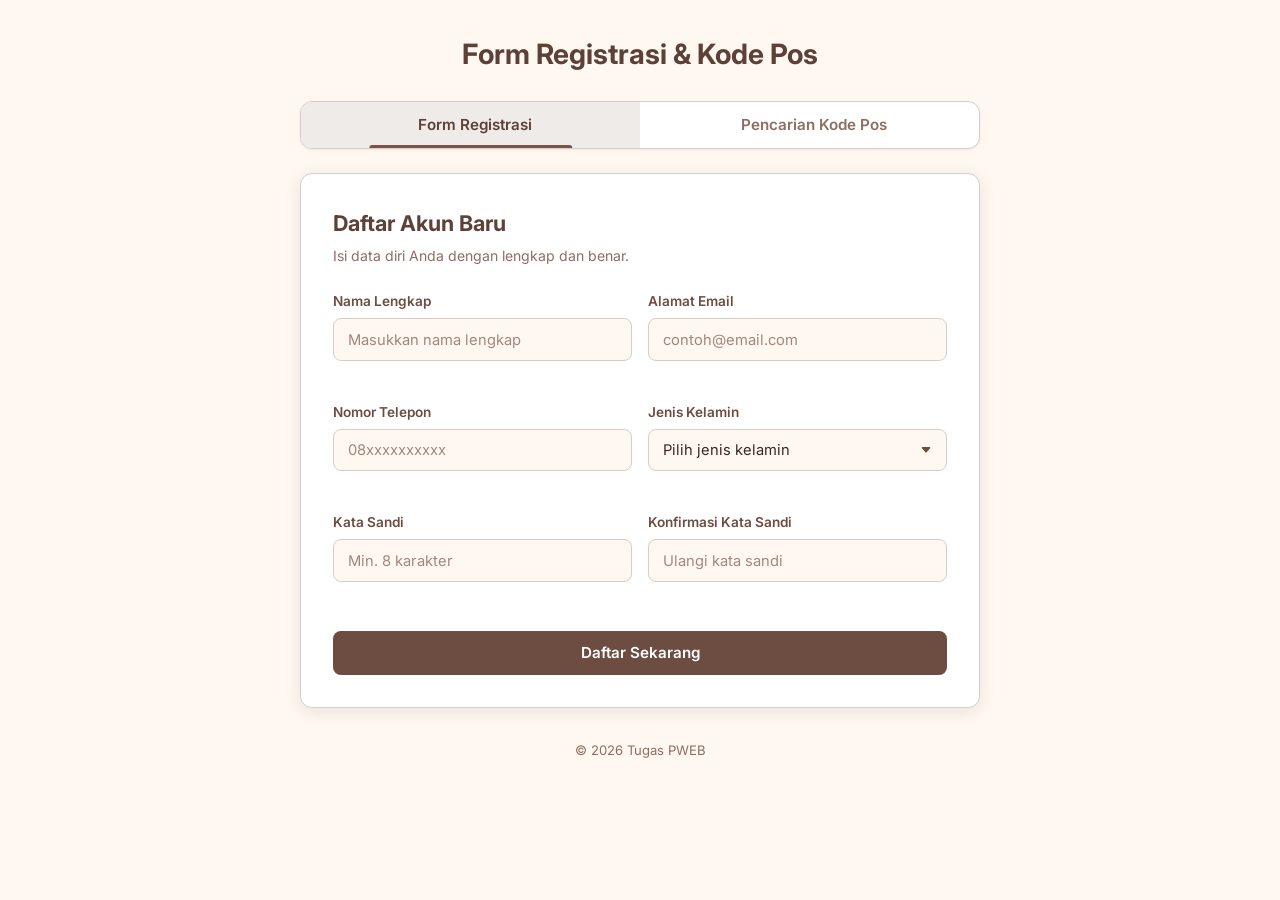
<file: Tugas6/index.html>
<!DOCTYPE html>
<html lang="id">

<head>
    <meta charset="UTF-8" />
    <meta http-equiv="X-UA-Compatible" content="IE=edge" />
    <meta name="viewport" content="width=device-width, initial-scale=1.0" />
    <title>Registrasi & Pencarian Kode Pos</title>
    <meta name="description"
        content="Form registrasi dengan validasi khusus dan pencarian kode pos otomatis seluruh Indonesia." />
    <link href="https://fonts.googleapis.com/css2?family=Inter:wght@400;500;600;700&display=swap" rel="stylesheet" />
    <link rel="stylesheet" href="style.css" />
</head>

<body>
    <div class="wrapper">
        <!-- Header -->
        <header class="header">
            <h1> Form Registrasi & Kode Pos</h1>
        </header>

        <!-- Tab Navigation -->
        <nav class="tab-nav">
            <button class="tab-btn active" id="tabBtnRegister" onclick="switchTab('register')">
                <span class="tab-icon"></span> Form Registrasi
            </button>
            <button class="tab-btn" id="tabBtnPostal" onclick="switchTab('postal')">
                <span class="tab-icon"></span> Pencarian Kode Pos
            </button>
        </nav>

        <!-- Tab Content: Registration -->
        <section class="tab-content active" id="tabRegister">
            <div class="card">
                <h2>Daftar Akun Baru</h2>
                <p class="card-desc">Isi data diri Anda dengan lengkap dan benar.</p>
                <form id="registrationForm" novalidate>
                    <div class="form-row">
                        <div class="field">
                            <label for="fullName">Nama Lengkap</label>
                            <input type="text" id="fullName" name="fullName" placeholder="Masukkan nama lengkap"
                                required />
                            <span class="error-message" id="errFullName"></span>
                        </div>
                        <div class="field">
                            <label for="email">Alamat Email</label>
                            <input type="email" id="email" name="email" placeholder="contoh@email.com" required />
                            <span class="error-message" id="errEmail"></span>
                        </div>
                    </div>
                    <div class="form-row">
                        <div class="field">
                            <label for="phone">Nomor Telepon</label>
                            <input type="tel" id="phone" name="phone" placeholder="08xxxxxxxxxx" required />
                            <span class="error-message" id="errPhone"></span>
                        </div>
                        <div class="field">
                            <label for="gender">Jenis Kelamin</label>
                            <select id="gender" name="gender" required>
                                <option value="" disabled selected>Pilih jenis kelamin</option>
                                <option value="Laki-laki">Laki-laki</option>
                                <option value="Perempuan">Perempuan</option>
                            </select>
                            <span class="error-message" id="errGender"></span>
                        </div>
                    </div>
                    <div class="form-row">
                        <div class="field">
                            <label for="password">Kata Sandi</label>
                            <input type="password" id="password" name="password" placeholder="Min. 8 karakter" required
                                minlength="8" />
                            <span class="error-message" id="errPassword"></span>
                        </div>
                        <div class="field">
                            <label for="confirmPassword">Konfirmasi Kata Sandi</label>
                            <input type="password" id="confirmPassword" name="confirmPassword"
                                placeholder="Ulangi kata sandi" required />
                            <span class="error-message" id="errConfirmPassword"></span>
                        </div>
                    </div>
                    <button type="submit" class="btn-primary">Daftar Sekarang</button>
                </form>
            </div>
        </section>

        <!-- Tab Content: Postal Code -->
        <section class="tab-content" id="tabPostal">
            <div class="card">
                <h2>Cari Kode Pos</h2>
                <p class="card-desc">Pilih provinsi dan kota, lalu masukkan nama jalan untuk mencari kode pos.</p>
                <form id="postalForm" novalidate>
                    <div class="form-row">
                        <div class="field">
                            <label for="province">Provinsi</label>
                            <select id="province" name="province" required>
                                <option value="" disabled selected>-- Pilih Provinsi --</option>
                            </select>
                        </div>
                        <div class="field">
                            <label for="city">Kota / Kabupaten</label>
                            <select id="city" name="city" required disabled>
                                <option value="" disabled selected>-- Pilih Kota --</option>
                            </select>
                        </div>
                    </div>
                    <div class="field">
                        <label for="district">Kecamatan</label>
                        <select id="district" name="district" required disabled>
                            <option value="" disabled selected>-- Pilih Kecamatan --</option>
                        </select>
                    </div>
                    <button type="submit" class="btn-primary">Cari Kode Pos</button>
                </form>
                <div id="postalResult" class="result hidden"></div>
            </div>
        </section>

        <!-- Footer -->
        <footer class="footer">
            <p>&copy; 2026 Tugas PWEB</p>
        </footer>
    </div>

    <script src="script.js"></script>
</body>

</html>
</file>
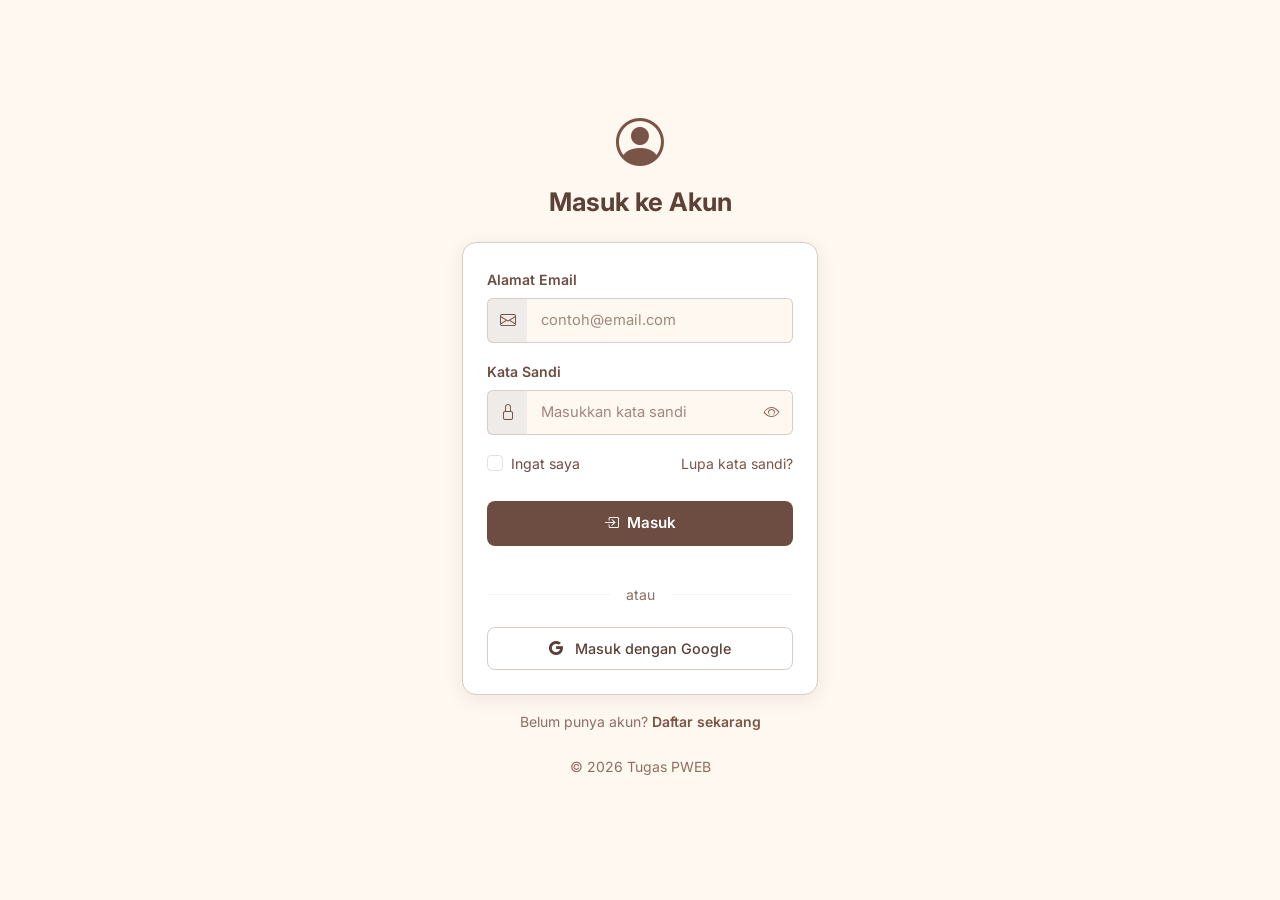
<file: Tugas7/index.html>
<!DOCTYPE html>
<html lang="id">

<head>
    <meta charset="UTF-8" />
    <meta http-equiv="X-UA-Compatible" content="IE=edge" />
    <meta name="viewport" content="width=device-width, initial-scale=1.0" />
    <title>Login Page – Tugas 7 PWEB</title>
    <meta name="description" content="Halaman login dengan Bootstrap – Tugas 7 Pemrograman Web" />
    <!-- Google Font -->
    <link href="https://fonts.googleapis.com/css2?family=Inter:wght@400;500;600;700&display=swap" rel="stylesheet" />
    <!-- Bootstrap 5 CSS -->
    <link href="https://cdn.jsdelivr.net/npm/bootstrap@5.3.3/dist/css/bootstrap.min.css" rel="stylesheet" />
    <!-- Bootstrap Icons -->
    <link href="https://cdn.jsdelivr.net/npm/bootstrap-icons@1.11.3/font/bootstrap-icons.min.css" rel="stylesheet" />
    <!-- Custom CSS override -->
    <link rel="stylesheet" href="style.css" />
</head>

<body>

    <!-- Full-page wrapper -->
    <div class="login-wrapper d-flex align-items-center justify-content-center min-vh-100">
        <div class="container">
            <div class="row justify-content-center">
                <div class="col-11 col-sm-8 col-md-6 col-lg-5 col-xl-4">

                    <!-- Header -->
                    <div class="text-center mb-4">
                        <div class="brand-icon mb-2">
                            <i class="bi bi-person-circle"></i>
                        </div>
                        <h1 class="fw-bold heading-title">Masuk ke Akun</h1>
                    </div>

                    <!-- Login Card -->
                    <div class="card login-card border-0 shadow-sm">
                        <div class="card-body p-4">
                            <form id="loginForm" novalidate>

                                <!-- Email -->
                                <div class="mb-3">
                                    <label for="email" class="form-label fw-semibold label-custom">Alamat Email</label>
                                    <div class="input-group">
                                        <span class="input-group-text icon-box"><i class="bi bi-envelope"></i></span>
                                        <input type="email" class="form-control input-custom" id="email"
                                            placeholder="contoh@email.com" required />
                                    </div>
                                    <div class="invalid-feedback" id="errEmail"></div>
                                </div>

                                <!-- Password -->
                                <div class="mb-3">
                                    <label for="password" class="form-label fw-semibold label-custom">Kata Sandi</label>
                                    <div class="input-group">
                                        <span class="input-group-text icon-box"><i class="bi bi-lock"></i></span>
                                        <input type="password" class="form-control input-custom" id="password"
                                            placeholder="Masukkan kata sandi" required />
                                        <button class="btn btn-outline-secondary toggle-pass" type="button"
                                            id="togglePassword">
                                            <i class="bi bi-eye"></i>
                                        </button>
                                    </div>
                                    <div class="invalid-feedback" id="errPassword"></div>
                                </div>

                                <!-- Remember & Forgot -->
                                <div class="d-flex justify-content-between align-items-center mb-4">
                                    <div class="form-check">
                                        <input class="form-check-input check-custom" type="checkbox" id="rememberMe" />
                                        <label class="form-check-label small label-custom" for="rememberMe">Ingat
                                            saya</label>
                                    </div>
                                    <a href="#" class="small link-custom" id="forgotPasswordLink">Lupa kata sandi?</a>
                                </div>

                                <!-- Login Button -->
                                <button type="submit" class="btn btn-login w-100 fw-semibold mb-3" id="btnLogin">
                                    <i class="bi bi-box-arrow-in-right me-1"></i> Masuk
                                </button>

                                <!-- Divider -->
                                <div class="divider-line d-flex align-items-center my-3">
                                    <hr class="flex-grow-1" />
                                    <span class="px-3 small text-muted-custom">atau</span>
                                    <hr class="flex-grow-1" />
                                </div>

                                <!-- Social Login -->
                                <div class="d-grid gap-2">
                                    <button type="button" class="btn btn-social" id="btnGoogle">
                                        <i class="bi bi-google me-2"></i> Masuk dengan Google
                                    </button>
                                </div>
                            </form>
                        </div>
                    </div>

                    <!-- Register link -->
                    <p class="text-center mt-3 small text-muted-custom">
                        Belum punya akun? <a href="#" class="link-custom fw-semibold" id="registerLink">Daftar
                            sekarang</a>
                    </p>

                    <!-- Footer -->
                    <footer class="text-center mt-4">
                        <p class="small text-muted-custom">&copy; 2026 Tugas PWEB</p>
                    </footer>

                </div>
            </div>
        </div>
    </div>

    <!-- Bootstrap JS -->
    <script src="https://cdn.jsdelivr.net/npm/bootstrap@5.3.3/dist/js/bootstrap.bundle.min.js"></script>
    <!-- Custom JS -->
    <script src="script.js"></script>
</body>

</html>
</file>
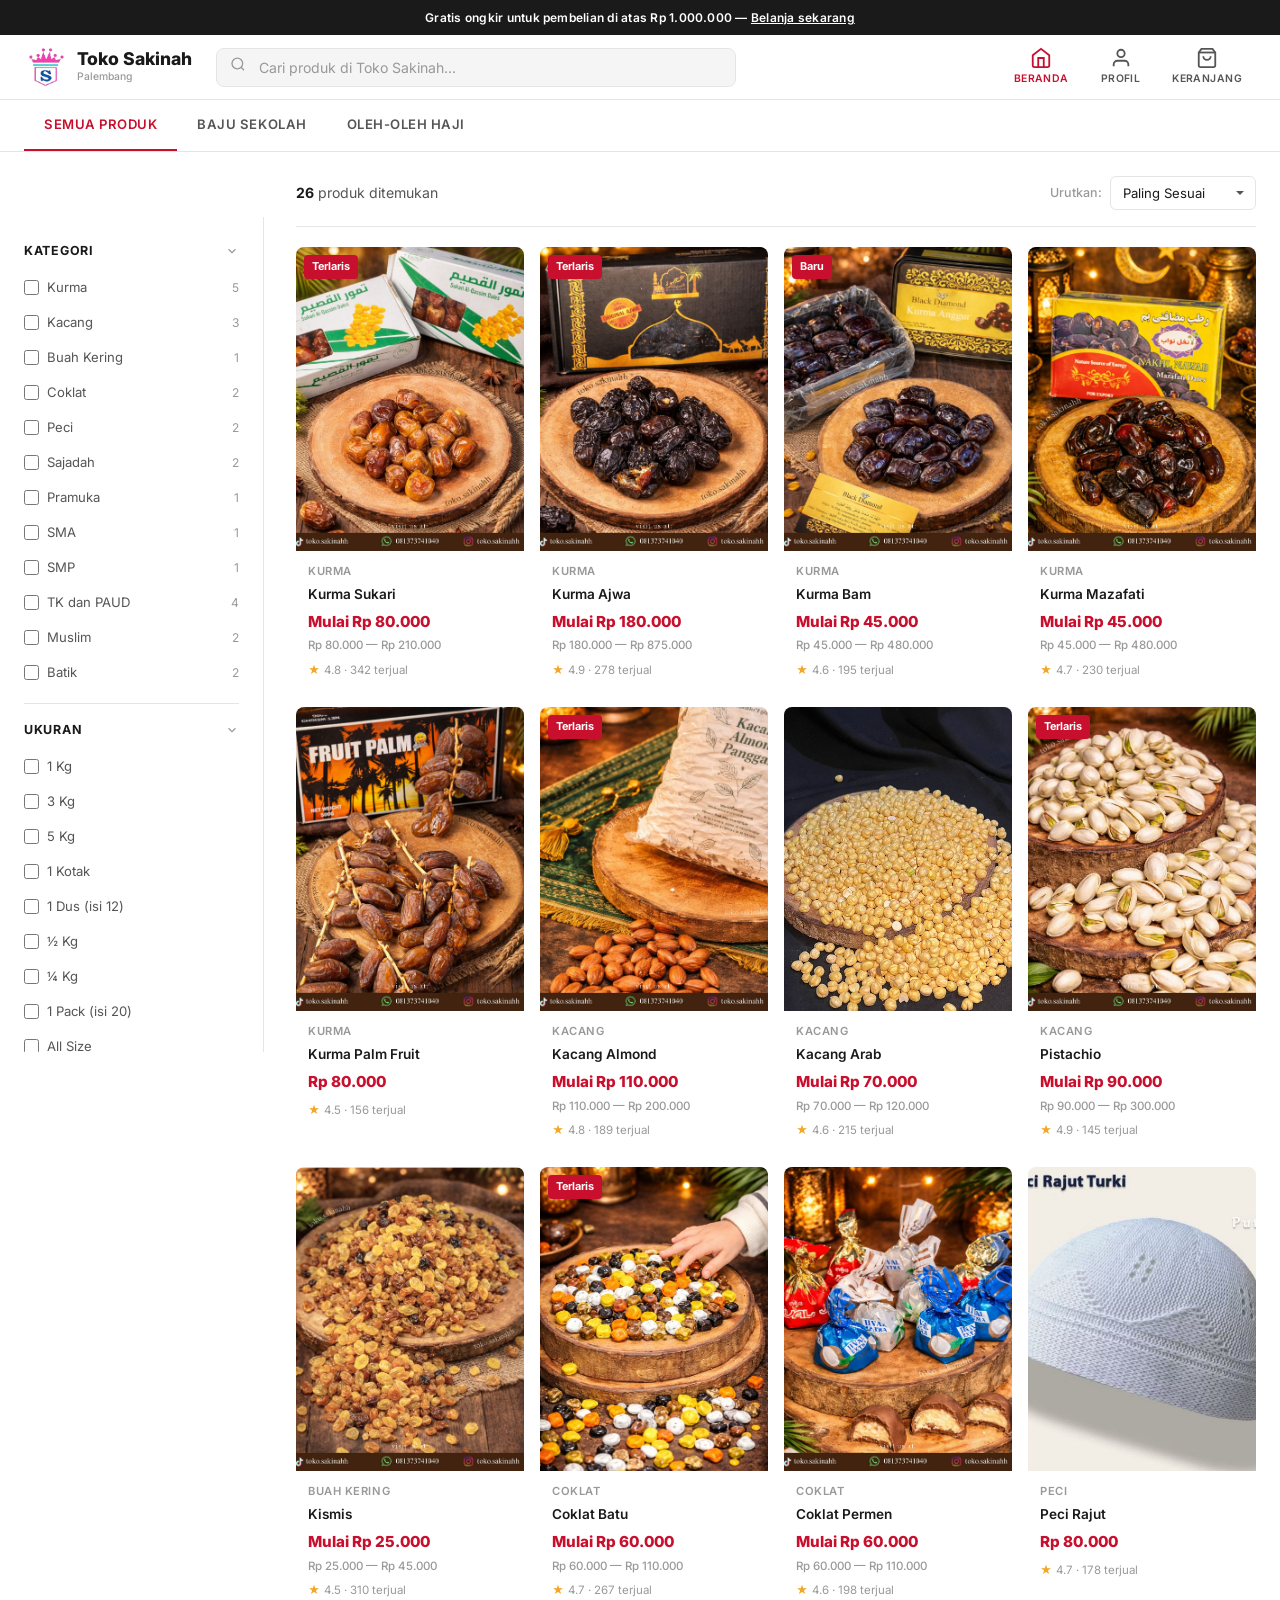
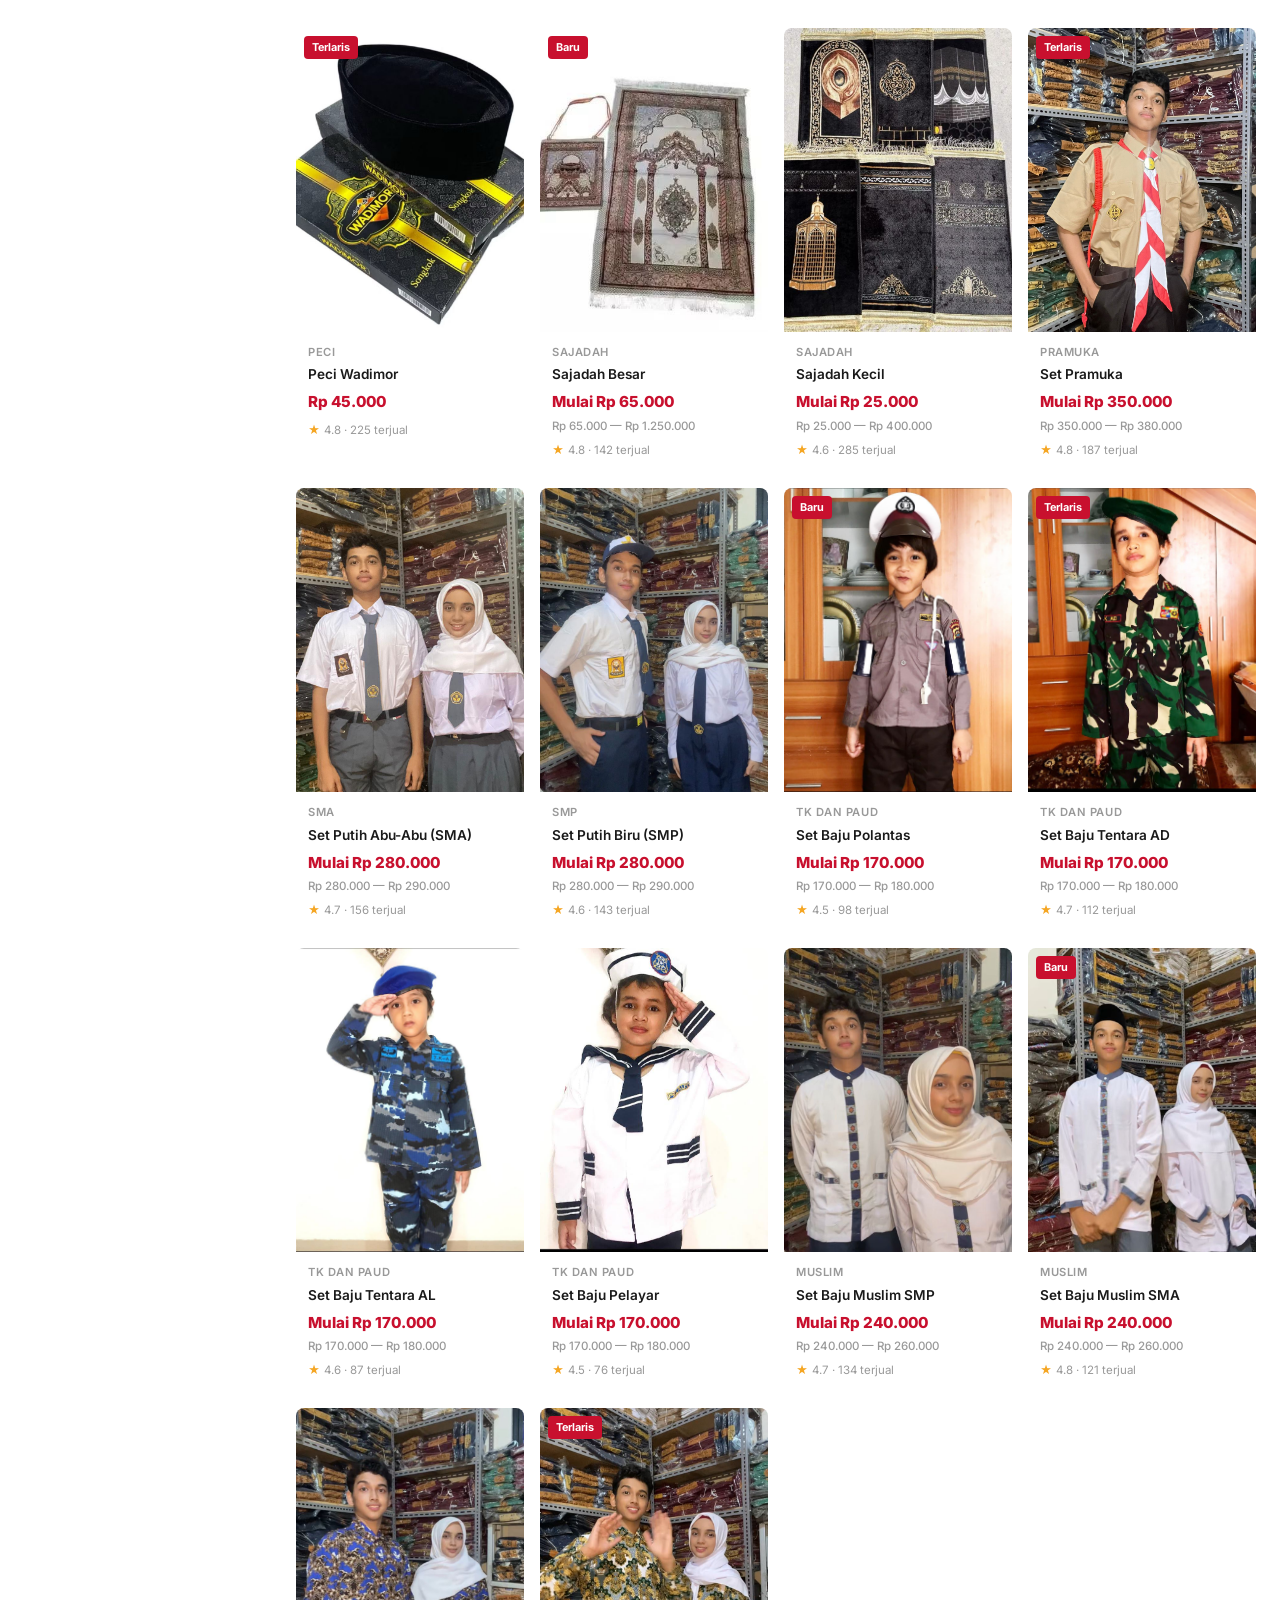
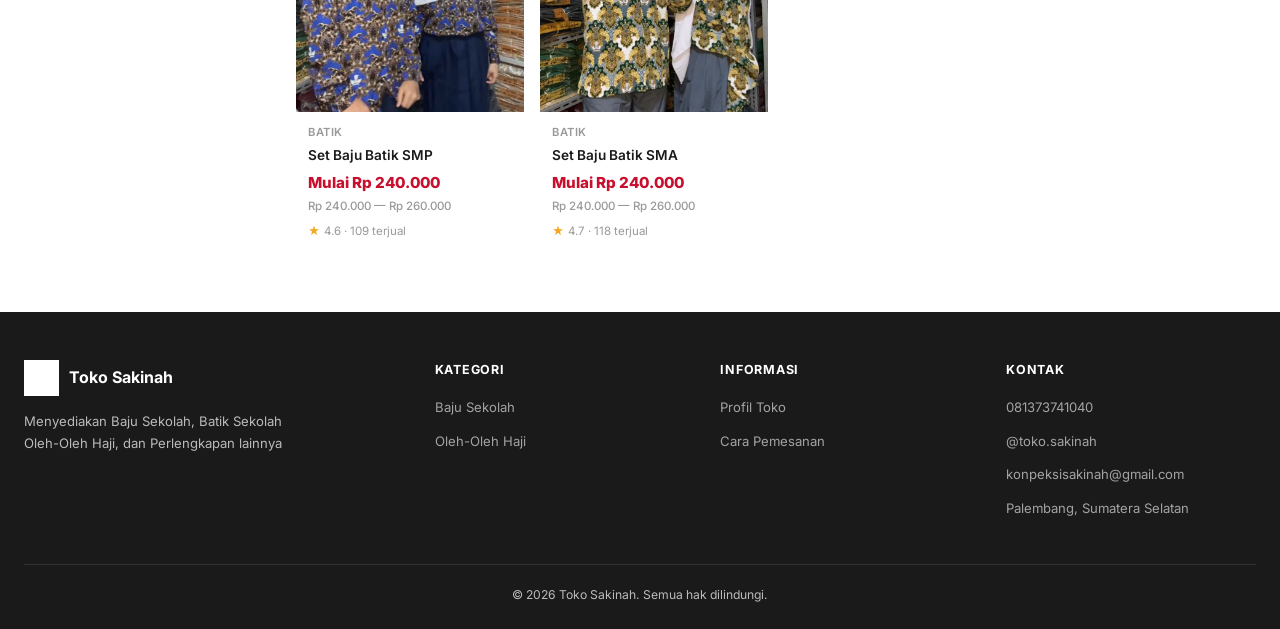
<file: MiniProject/toko-sakinah/index.html>
<!DOCTYPE html>
<html lang="id">

<head>
  <meta charset="UTF-8">
  <meta name="viewport" content="width=device-width, initial-scale=1.0">
  <title>Toko Sakinah — Baju Sekolah & Oleh-Oleh Haji</title>
  <meta name="description"
    content="Toko Sakinah menyediakan baju sekolah berkualitas dan oleh-oleh haji pilihan. Belanja mudah, harga terjangkau.">
  <link rel="preconnect" href="https://fonts.googleapis.com">
  <link href="https://fonts.googleapis.com/css2?family=Inter:wght@400;500;600;700;800&display=swap" rel="stylesheet">
  <style>
    /* warna dan variabel utama website */
    :root {
      --bg: #FFFFFF;
      --bg-gray: #F5F5F5;
      --bg-hover: #FAFAFA;
      --text-primary: #1A1A1A;
      --text-secondary: #555555;
      --text-muted: #999999;
      --text-light: #BBBBBB;
      --border: #E5E5E5;
      --border-dark: #D0D0D0;
      --accent: #C8102E;
      /* warna merah utama */
      --accent-hover: #A50D24;
      --accent-light: #FFF0F0;
      --gold: #F5A623;
      /* warna bintang rating */
      --green: #2E8B57;
      --shadow-sm: 0 1px 3px rgba(0, 0, 0, .06);
      --shadow-md: 0 4px 12px rgba(0, 0, 0, .08);
      --shadow-lg: 0 8px 30px rgba(0, 0, 0, .12);
      --radius: 8px;
      --radius-lg: 12px;
      --trans: .2s ease;
    }

    /* reset bawaan browser */
    *,
    *::before,
    *::after {
      box-sizing: border-box;
      margin: 0;
      padding: 0;
    }

    html {
      scroll-behavior: smooth;
    }

    body {
      font-family: 'Inter', -apple-system, sans-serif;
      background: var(--bg);
      color: var(--text-primary);
      line-height: 1.6;
      /* font-size: 16px; */
      /* udah default jadi gaperlu */
    }

    a {
      text-decoration: none;
      color: inherit;
    }

    img {
      display: block;
      max-width: 100%;
    }

    button {
      cursor: pointer;
      border: none;
      background: none;
      font-family: inherit;
    }

    ul {
      list-style: none;
    }

    /* custom scrollbar biar lebih rapi */
    ::-webkit-scrollbar {
      width: 6px;
    }

    ::-webkit-scrollbar-track {
      background: var(--bg-gray);
    }

    ::-webkit-scrollbar-thumb {
      background: var(--border-dark);
      border-radius: 3px;
    }

    /* bar atas (tulisan selamat datang) */
    .top-bar {
      background: var(--text-primary);
      color: #fff;
      text-align: center;
      padding: 8px 16px;
      font-size: .75rem;
      font-weight: 600;
      letter-spacing: .02em;
    }

    .top-bar a {
      color: #fff;
      text-decoration: underline;
    }

    /* navbar utama (logo, search, menu) */
    .navbar {
      position: sticky;
      top: 0;
      z-index: 900;
      background: var(--bg);
      border-bottom: 1px solid var(--border);
    }

    .navbar-inner {
      max-width: 1320px;
      margin: 0 auto;
      padding: 0 24px;
      display: flex;
      align-items: center;
      height: 64px;
      gap: 24px;
    }

    .nav-logo {
      display: flex;
      align-items: center;
      gap: 10px;
      flex-shrink: 0;
    }

    .nav-logo img {
      height: 44px;
      width: auto;
    }

    .nav-logo-text {
      font-size: 1.1rem;
      font-weight: 800;
      color: var(--text-primary);
      line-height: 1.1;
    }

    .nav-logo-sub {
      font-size: .65rem;
      color: var(--text-muted);
      font-weight: 500;
    }

    .nav-search {
      flex: 1;
      max-width: 520px;
      position: relative;
    }

    .nav-search input {
      width: 100%;
      padding: 10px 16px 10px 42px;
      border: 1.5px solid var(--border);
      border-radius: 8px;
      font-size: .88rem;
      font-family: inherit;
      background: var(--bg-gray);
      color: var(--text-primary);
      transition: all var(--trans);
    }

    .nav-search input:focus {
      outline: none;
      border-color: var(--text-primary);
      background: var(--bg);
      box-shadow: 0 0 0 3px rgba(0, 0, 0, .05);
    }

    .nav-search input::placeholder {
      color: var(--text-muted);
    }

    .nav-search-icon {
      position: absolute;
      left: 14px;
      top: 50%;
      transform: translateY(-50%);
      color: var(--text-muted);
      pointer-events: none;
    }

    .nav-actions {
      display: flex;
      align-items: center;
      gap: 4px;
      margin-left: auto;
    }

    .nav-btn {
      display: flex;
      flex-direction: column;
      align-items: center;
      gap: 2px;
      padding: 8px 14px;
      border-radius: var(--radius);
      font-size: .65rem;
      font-weight: 600;
      color: var(--text-secondary);
      transition: all var(--trans);
      cursor: pointer;
      text-transform: uppercase;
      letter-spacing: .04em;
    }

    .nav-btn svg {
      width: 22px;
      height: 22px;
    }

    .nav-btn:hover {
      color: var(--text-primary);
      background: var(--bg-gray);
    }

    .nav-btn.active {
      color: var(--accent);
    }

    .cart-badge {
      position: absolute;
      top: 0;
      right: 4px;
      background: var(--accent);
      color: #fff;
      font-size: .6rem;
      font-weight: 800;
      width: 18px;
      height: 18px;
      border-radius: 50%;
      display: none;
      align-items: center;
      justify-content: center;
    }

    .nav-cart-wrap {
      position: relative;
    }

    /* navigasi kategori (semua / baju sekolah / oleh2 haji) */
    .cat-nav {
      background: var(--bg);
      border-bottom: 1px solid var(--border);
    }

    .cat-nav-inner {
      max-width: 1320px;
      margin: 0 auto;
      padding: 0 24px;
      display: flex;
      gap: 0;
    }

    .cat-link {
      padding: 14px 20px;
      font-size: .82rem;
      font-weight: 600;
      color: var(--text-secondary);
      border-bottom: 2px solid transparent;
      transition: all var(--trans);
      cursor: pointer;
      white-space: nowrap;
      text-transform: uppercase;
      letter-spacing: .04em;
    }

    .cat-link:hover {
      color: var(--text-primary);
    }

    .cat-link.active {
      color: var(--accent);
      border-bottom-color: var(--accent);
    }

    /* layout utama (sidebar + konten produk) */
    .container {
      max-width: 1320px;
      margin: 0 auto;
      padding: 0 24px;
    }

    .main-layout {
      display: grid;
      grid-template-columns: 240px minmax(0, 1fr);
      gap: 0;
      min-height: 70vh;
      overflow: hidden;
    }

    /* sidebar filter di sebelah kiri */
    .sidebar {
      padding: 24px 24px 24px 0;
      border-right: 1px solid var(--border);
      position: sticky;
      top: 65px;
      height: fit-content;
      max-height: calc(100vh - 65px);
      overflow-y: auto;
    }

    .filter-group {
      border-bottom: 1px solid var(--border);
      padding: 16px 0;
    }

    .filter-group:first-child {
      padding-top: 0;
    }

    .filter-title {
      font-size: .78rem;
      font-weight: 700;
      color: var(--text-primary);
      text-transform: uppercase;
      letter-spacing: .06em;
      margin-bottom: 12px;
      display: flex;
      align-items: center;
      justify-content: space-between;
      cursor: pointer;
    }

    .filter-title svg {
      width: 14px;
      height: 14px;
      color: var(--text-muted);
      transition: transform var(--trans);
    }

    .filter-title.collapsed svg {
      transform: rotate(-90deg);
    }

    .filter-options {
      display: flex;
      flex-direction: column;
      gap: 6px;
    }

    .filter-options.collapsed {
      display: none;
    }

    .filter-opt {
      display: flex;
      align-items: center;
      gap: 8px;
      padding: 4px 0;
      font-size: .82rem;
      color: var(--text-secondary);
      cursor: pointer;
      transition: color var(--trans);
    }

    .filter-opt:hover {
      color: var(--text-primary);
    }

    .filter-opt input[type="checkbox"],
    .filter-opt input[type="radio"] {
      accent-color: var(--accent);
      width: 15px;
      height: 15px;
      cursor: pointer;
    }

    .filter-opt .count {
      color: var(--text-muted);
      font-size: .75rem;
      margin-left: auto;
    }

    .filter-btn-clear {
      font-size: .78rem;
      color: var(--accent);
      font-weight: 600;
      cursor: pointer;
      padding: 8px 0;
      transition: opacity var(--trans);
    }

    .filter-btn-clear:hover {
      opacity: .7;
    }

    .price-inputs {
      display: flex;
      gap: 8px;
      align-items: center;
    }

    .price-input {
      width: 100%;
      padding: 8px 10px;
      border: 1px solid var(--border);
      border-radius: 6px;
      font-size: .8rem;
      font-family: inherit;
    }

    .price-input:focus {
      outline: none;
      border-color: var(--text-primary);
    }

    .price-sep {
      color: var(--text-muted);
      font-size: .8rem;
    }

    /* bagian konten produk di sebelah kanan */
    .product-content {
      padding: 24px 0 60px 32px;
      min-width: 0;
      overflow: hidden;
    }

    .content-header {
      display: flex;
      align-items: center;
      justify-content: space-between;
      margin-bottom: 20px;
      padding-bottom: 16px;
      border-bottom: 1px solid var(--border);
    }

    .content-title {
      font-size: .88rem;
      color: var(--text-secondary);
    }

    .content-title strong {
      color: var(--text-primary);
      font-weight: 700;
    }

    .sort-wrap {
      display: flex;
      align-items: center;
      gap: 8px;
    }

    .sort-label {
      font-size: .78rem;
      color: var(--text-muted);
      font-weight: 500;
      white-space: nowrap;
    }

    .sort-select {
      padding: 8px 32px 8px 12px;
      border: 1px solid var(--border);
      border-radius: 6px;
      font-size: .82rem;
      font-family: inherit;
      color: var(--text-primary);
      background: var(--bg) url("data:image/svg+xml,%3Csvg xmlns='http://www.w3.org/2000/svg' width='10' height='10' viewBox='0 0 10 10'%3E%3Cpath fill='%23555' d='M5 7L1 3h8z'/%3E%3C/svg%3E") no-repeat right 10px center;
      appearance: none;
      cursor: pointer;
    }

    .sort-select:focus {
      outline: none;
      border-color: var(--text-primary);
    }

    /* grid buat nampilin kartu produk */
    .product-grid {
      display: grid;
      grid-template-columns: repeat(auto-fill, minmax(200px, 1fr));
      gap: 16px;
    }

    /* kartu produk */
    .product-card {
      background: var(--bg);
      border-radius: var(--radius);
      overflow: hidden;
      transition: all var(--trans);
      cursor: pointer;
      position: relative;
    }

    .product-card:hover {
      box-shadow: var(--shadow-md);
    }

    .product-card:hover .card-img img {
      transform: scale(1.04);
    }

    .card-img {
      position: relative;
      aspect-ratio: 3/4;
      overflow: hidden;
      background: var(--bg-gray);
    }

    .card-img img {
      width: 100%;
      height: 100%;
      object-fit: cover;
      transition: transform .4s ease;
    }

    .card-badge {
      position: absolute;
      top: 8px;
      left: 8px;
      background: var(--accent);
      color: #fff;
      font-size: .68rem;
      font-weight: 700;
      padding: 3px 8px;
      border-radius: 4px;
    }

    .card-wishlist {
      position: absolute;
      top: 8px;
      right: 8px;
      width: 32px;
      height: 32px;
      background: var(--bg);
      border-radius: 50%;
      display: flex;
      align-items: center;
      justify-content: center;
      box-shadow: var(--shadow-sm);
      opacity: 0;
      transition: all var(--trans);
      color: var(--text-muted);
    }

    .card-wishlist:hover {
      color: var(--accent);
    }

    .product-card:hover .card-wishlist {
      opacity: 1;
    }

    .card-info {
      padding: 12px;
    }

    .card-sub {
      font-size: .7rem;
      font-weight: 600;
      color: var(--text-muted);
      text-transform: uppercase;
      letter-spacing: .05em;
      margin-bottom: 4px;
    }

    .card-name {
      font-size: .85rem;
      font-weight: 600;
      color: var(--text-primary);
      margin-bottom: 6px;
      line-height: 1.4;
      display: -webkit-box;
      -webkit-line-clamp: 2;
      -webkit-box-orient: vertical;
      overflow: hidden;
    }

    .card-price {
      font-size: .95rem;
      font-weight: 800;
      color: var(--accent);
    }

    .card-price-range {
      font-size: .72rem;
      font-weight: 500;
      color: var(--text-muted);
      margin-top: 2px;
    }

    .card-rating {
      display: flex;
      align-items: center;
      gap: 4px;
      margin-top: 6px;
      font-size: .72rem;
      color: var(--text-muted);
    }

    .card-rating .star {
      color: var(--gold);
    }

    .card-colors {
      display: flex;
      gap: 4px;
      margin-top: 8px;
    }

    .card-color-dot {
      width: 14px;
      height: 14px;
      border-radius: 50%;
      border: 1.5px solid var(--border);
    }

    /* tampilan kalo gaada produk */
    .empty-state {
      text-align: center;
      padding: 80px 24px;
      grid-column: 1/-1;
    }

    .empty-state h3 {
      font-size: 1.1rem;
      color: var(--text-secondary);
      margin-bottom: 6px;
    }

    .empty-state p {
      font-size: .86rem;
      color: var(--text-muted);
    }

    /* modal / popup detail produk */
    .modal-overlay {
      position: fixed;
      inset: 0;
      background: rgba(0, 0, 0, .5);
      backdrop-filter: blur(4px);
      z-index: 2000;
      display: flex;
      align-items: center;
      justify-content: center;
      padding: 20px;
      opacity: 0;
      pointer-events: none;
      transition: opacity var(--trans);
    }

    .modal-overlay.open {
      opacity: 1;
      pointer-events: all;
    }

    .modal {
      background: var(--bg);
      border-radius: var(--radius-lg);
      max-width: 880px;
      width: 100%;
      max-height: 92vh;
      overflow-y: auto;
      box-shadow: var(--shadow-lg);
      transform: scale(.96) translateY(16px);
      transition: all .25s ease;
    }

    .modal-overlay.open .modal {
      transform: scale(1) translateY(0);
    }

    .modal-close {
      position: absolute;
      top: 16px;
      right: 16px;
      width: 36px;
      height: 36px;
      background: var(--bg);
      border: 1px solid var(--border);
      border-radius: 50%;
      display: flex;
      align-items: center;
      justify-content: center;
      color: var(--text-secondary);
      z-index: 10;
      transition: all var(--trans);
      font-size: 1.1rem;
    }

    .modal-close:hover {
      background: var(--bg-gray);
      color: var(--text-primary);
    }

    .modal-body {
      display: grid;
      grid-template-columns: 1fr 1fr;
      position: relative;
    }

    .modal-img {
      background: var(--bg-gray);
      overflow: hidden;
      min-height: 400px;
      border-radius: var(--radius-lg) 0 0 var(--radius-lg);
    }

    .modal-detail {
      padding: 32px;
      display: flex;
      flex-direction: column;
      gap: 16px;
    }

    .modal-cat {
      font-size: .72rem;
      font-weight: 600;
      color: var(--text-muted);
      text-transform: uppercase;
      letter-spacing: .08em;
    }

    .modal-name {
      font-size: 1.4rem;
      font-weight: 700;
      color: var(--text-primary);
      line-height: 1.3;
    }

    .modal-stars {
      font-size: .82rem;
      color: var(--text-muted);
    }

    .modal-stars .star {
      color: var(--gold);
    }

    .modal-stock-info {
      font-size: .78rem;
      color: var(--text-muted);
    }

    .modal-price-wrap {
      display: flex;
      align-items: baseline;
      gap: 10px;
    }

    .modal-price {
      font-size: 1.5rem;
      font-weight: 800;
      color: var(--accent);
    }

    .modal-ori {
      font-size: .88rem;
      color: var(--text-muted);
      text-decoration: line-through;
    }

    .modal-desc {
      font-size: .84rem;
      color: var(--text-secondary);
      line-height: 1.7;
      border-top: 1px solid var(--border);
      padding-top: 14px;
    }

    .option-label {
      font-size: .72rem;
      font-weight: 700;
      color: var(--text-primary);
      text-transform: uppercase;
      letter-spacing: .06em;
      margin-bottom: 8px;
    }

    .option-btns {
      display: flex;
      gap: 6px;
      flex-wrap: wrap;
    }

    .opt-btn {
      padding: 8px 16px;
      border: 1.5px solid var(--border);
      border-radius: 6px;
      font-size: .82rem;
      font-weight: 600;
      color: var(--text-secondary);
      transition: all var(--trans);
      cursor: pointer;
      background: transparent;
      font-family: inherit;
    }

    .opt-btn:hover {
      border-color: var(--text-primary);
      color: var(--text-primary);
    }

    .opt-btn.active {
      border-color: var(--text-primary);
      color: var(--text-primary);
      background: var(--bg-gray);
    }

    .opt-btn.disabled {
      opacity: 0.4;
      cursor: not-allowed;
      text-decoration: line-through;
    }

    .opt-btn small {
      font-size: 0.65rem;
      color: var(--accent);
      font-weight: 700;
    }

    .qty-row {
      display: flex;
      align-items: center;
      gap: 12px;
    }

    .qty-label {
      font-size: .72rem;
      font-weight: 700;
      color: var(--text-primary);
      text-transform: uppercase;
      letter-spacing: .06em;
    }

    .qty-ctrl {
      display: flex;
      align-items: center;
      border: 1.5px solid var(--border);
      border-radius: 6px;
      overflow: hidden;
    }

    .qty-btn {
      width: 36px;
      height: 36px;
      display: flex;
      align-items: center;
      justify-content: center;
      font-size: 1rem;
      font-weight: 600;
      color: var(--text-secondary);
      background: var(--bg-gray);
      transition: all var(--trans);
    }

    .qty-btn:hover {
      background: var(--border);
      color: var(--text-primary);
    }

    .qty-num {
      width: 44px;
      text-align: center;
      font-weight: 700;
      font-size: .95rem;
      color: var(--text-primary);
    }

    .modal-actions {
      display: flex;
      gap: 10px;
      padding-top: 8px;
    }

    .btn {
      display: inline-flex;
      align-items: center;
      justify-content: center;
      gap: 8px;
      padding: 12px 24px;
      border-radius: var(--radius);
      font-weight: 700;
      font-size: .88rem;
      transition: all var(--trans);
    }

    .btn-primary {
      background: var(--text-primary);
      color: #fff;
      flex: 1;
    }

    .btn-primary:hover {
      background: #333;
    }

    .btn-outline {
      background: transparent;
      color: var(--text-primary);
      border: 1.5px solid var(--border);
    }

    .btn-outline:hover {
      border-color: var(--text-primary);
      background: var(--bg-gray);
    }

    /* slideshow gambar di modal */
    .modal-slideshow {
      position: relative;
      width: 100%;
      height: 100%;
      min-height: 400px;
    }

    .modal-slide-img {
      width: 100%;
      height: 100%;
      object-fit: cover;
      display: none;
      position: absolute;
      inset: 0;
    }

    .modal-slide-img.active {
      display: block;
      position: relative;
    }

    .slide-arrow {
      position: absolute;
      top: 50%;
      transform: translateY(-50%);
      width: 36px;
      height: 36px;
      background: rgba(255, 255, 255, .9);
      border-radius: 50%;
      display: flex;
      align-items: center;
      justify-content: center;
      font-size: 1.2rem;
      color: var(--text-primary);
      cursor: pointer;
      border: none;
      z-index: 5;
      transition: all var(--trans);
      box-shadow: var(--shadow-sm);
    }

    .slide-arrow:hover {
      background: #fff;
      box-shadow: var(--shadow-md);
    }

    .slide-prev {
      left: 12px;
    }

    .slide-next {
      right: 12px;
    }

    .slide-dots {
      position: absolute;
      bottom: 14px;
      left: 50%;
      transform: translateX(-50%);
      display: flex;
      gap: 6px;
      z-index: 5;
    }

    .slide-dot {
      width: 8px;
      height: 8px;
      border-radius: 50%;
      background: rgba(0, 0, 0, .2);
      cursor: pointer;
      transition: all var(--trans);
      padding: 0;
      border: none;
    }

    .slide-dot.active {
      background: var(--text-primary);
      transform: scale(1.3);
    }

    /* sidebar keranjang belanja (muncul dari kanan) */
    .cart-overlay {
      position: fixed;
      inset: 0;
      background: rgba(0, 0, 0, .4);
      z-index: 3000;
      opacity: 0;
      pointer-events: none;
      transition: opacity var(--trans);
    }

    .cart-overlay.open {
      opacity: 1;
      pointer-events: all;
    }

    .cart-sidebar {
      position: fixed;
      top: 0;
      right: 0;
      height: 100vh;
      width: 400px;
      background: var(--bg);
      box-shadow: -8px 0 30px rgba(0, 0, 0, .1);
      z-index: 3001;
      display: flex;
      flex-direction: column;
      transform: translateX(100%);
      transition: transform .3s ease;
    }

    .cart-overlay.open .cart-sidebar {
      transform: translateX(0);
    }

    .cart-head {
      padding: 20px 24px;
      border-bottom: 1px solid var(--border);
      display: flex;
      align-items: center;
      justify-content: space-between;
    }

    .cart-head h3 {
      font-size: 1rem;
      font-weight: 700;
    }

    .cart-items {
      flex: 1;
      overflow-y: auto;
      padding: 16px 24px;
    }

    .cart-item {
      display: grid;
      grid-template-columns: 60px 1fr auto;
      gap: 12px;
      padding: 14px 0;
      border-bottom: 1px solid var(--border);
      align-items: start;
    }

    .cart-item-img {
      width: 60px;
      height: 60px;
      border-radius: 6px;
      background: var(--bg-gray);
      overflow: hidden;
    }

    .cart-item-img img {
      width: 100%;
      height: 100%;
      object-fit: cover;
    }

    .cart-item-name {
      font-weight: 600;
      font-size: .84rem;
      margin-bottom: 2px;
    }

    .cart-item-sub {
      font-size: .72rem;
      color: var(--text-muted);
      margin-bottom: 4px;
    }

    .cart-item-price {
      font-weight: 700;
      color: var(--accent);
      font-size: .88rem;
    }

    .cart-item-del {
      color: var(--text-muted);
      font-size: .9rem;
      padding: 4px;
      transition: color var(--trans);
    }

    .cart-item-del:hover {
      color: var(--accent);
    }

    .cart-empty-state {
      text-align: center;
      padding: 56px 24px;
      color: var(--text-muted);
    }

    .cart-foot {
      padding: 20px 24px;
      border-top: 1px solid var(--border);
      background: var(--bg-gray);
    }

    .cart-total-row {
      display: flex;
      justify-content: space-between;
      align-items: center;
      margin-bottom: 14px;
    }

    .cart-total-lbl {
      font-weight: 600;
      color: var(--text-secondary);
    }

    .cart-total-val {
      font-size: 1.2rem;
      font-weight: 800;
      color: var(--text-primary);
    }

    .btn-checkout {
      width: 100%;
      padding: 14px;
      border-radius: var(--radius);
      background: var(--text-primary);
      color: #fff;
      font-weight: 700;
      font-size: .9rem;
      transition: all var(--trans);
    }

    .btn-checkout:hover {
      background: #333;
    }

    /* notifikasi toast (muncul di bawah) */
    .toast-wrap {
      position: fixed;
      bottom: 24px;
      right: 24px;
      z-index: 9999;
      display: flex;
      flex-direction: column;
      gap: 8px;
    }

    .toast {
      background: var(--text-primary);
      color: #fff;
      padding: 12px 20px;
      border-radius: var(--radius);
      font-size: .84rem;
      font-weight: 500;
      box-shadow: var(--shadow-lg);
      min-width: 250px;
      animation: slideIn .25s ease;
    }

    @keyframes slideIn {
      from {
        opacity: 0;
        transform: translateX(40px);
      }

      to {
        opacity: 1;
        transform: translateX(0);
      }
    }

    .toast.out {
      animation: slideOut .25s ease forwards;
    }

    @keyframes slideOut {
      to {
        opacity: 0;
        transform: translateX(40px);
      }
    }

    /* halaman profil toko */
    .page {
      display: none;
    }

    .page.active {
      display: block;
    }

    .profile-section {
      padding: 48px 0;
    }

    .profile-header {
      display: flex;
      align-items: center;
      gap: 24px;
      margin-bottom: 40px;
      padding-bottom: 24px;
      border-bottom: 1px solid var(--border);
    }

    .profile-logo {
      width: 80px;
      height: 80px;
      border-radius: var(--radius-lg);
      overflow: hidden;
      border: 1px solid var(--border);
      flex-shrink: 0;
    }

    .profile-logo img {
      width: 100%;
      height: 100%;
      object-fit: contain;
    }

    .profile-name {
      font-size: 1.6rem;
      font-weight: 800;
      margin-bottom: 4px;
    }

    .profile-tag {
      font-size: .88rem;
      color: var(--text-secondary);
    }

    .profile-grid {
      display: grid;
      grid-template-columns: 1fr 1fr;
      gap: 20px;
    }

    .profile-card {
      background: var(--bg);
      border: 1px solid var(--border);
      border-radius: var(--radius-lg);
      padding: 24px;
    }

    .profile-card h3 {
      font-size: .95rem;
      font-weight: 700;
      margin-bottom: 14px;
      padding-bottom: 10px;
      border-bottom: 1px solid var(--border);
    }

    .info-row {
      display: flex;
      gap: 12px;
      margin-bottom: 10px;
      font-size: .84rem;
    }

    .info-label {
      color: var(--text-muted);
      min-width: 100px;
      font-weight: 500;
    }

    .info-value {
      color: var(--text-primary);
    }

    /* footer / bagian paling bawah */
    footer {
      background: var(--text-primary);
      color: rgba(255, 255, 255, .7);
      padding: 48px 0 24px;
    }

    .footer-grid {
      display: grid;
      grid-template-columns: 1.5fr 1fr 1fr 1fr;
      gap: 36px;
      margin-bottom: 36px;
    }

    .footer-logo {
      display: flex;
      align-items: center;
      gap: 10px;
      margin-bottom: 14px;
    }

    .footer-logo img {
      height: 36px;
      width: auto;
      filter: brightness(0) invert(1);
    }

    .footer-logo-name {
      font-size: 1rem;
      font-weight: 700;
      color: #fff;
    }

    .footer-desc {
      font-size: .82rem;
      line-height: 1.7;
      max-width: 260px;
    }

    .footer-col h4 {
      color: #fff;
      font-weight: 700;
      font-size: .78rem;
      margin-bottom: 14px;
      text-transform: uppercase;
      letter-spacing: .06em;
    }

    .footer-col li {
      margin-bottom: 8px;
    }

    .footer-col li a {
      font-size: .82rem;
      color: rgba(255, 255, 255, .6);
      transition: color var(--trans);
    }

    .footer-col li a:hover {
      color: #fff;
    }

    .footer-bottom {
      border-top: 1px solid rgba(255, 255, 255, .1);
      padding-top: 20px;
      font-size: .76rem;
      text-align: center;
    }

    /* tombol filter buat tampilan hp */
    .mobile-filter-toggle {
      display: none;
      padding: 10px 16px;
      border: 1px solid var(--border);
      border-radius: var(--radius);
      font-size: .84rem;
      font-weight: 600;
      color: var(--text-primary);
      background: var(--bg);
      gap: 6px;
      align-items: center;
    }

    .mobile-filter-toggle svg {
      width: 16px;
      height: 16px;
    }

    /* responsive - biar keliatan bagus di hp dan tablet */
    @media (max-width: 1024px) {
      .product-grid {
        grid-template-columns: repeat(3, 1fr);
      }

      .footer-grid {
        grid-template-columns: 1fr 1fr;
      }
    }

    @media (max-width: 768px) {
      .sidebar {
        display: none;
        position: fixed;
        top: 0;
        left: 0;
        width: 300px;
        height: 100vh;
        background: var(--bg);
        z-index: 2500;
        padding: 24px;
        border-right: 1px solid var(--border);
        box-shadow: var(--shadow-lg);
        overflow-y: auto;
      }

      .sidebar.open {
        display: block;
      }

      .sidebar-backdrop {
        display: none;
        position: fixed;
        inset: 0;
        background: rgba(0, 0, 0, .4);
        z-index: 2400;
      }

      .sidebar-backdrop.open {
        display: block;
      }

      .main-layout {
        grid-template-columns: 1fr;
      }

      .product-content {
        padding-left: 0;
      }

      .mobile-filter-toggle {
        display: inline-flex;
      }

      .product-grid {
        grid-template-columns: repeat(2, 1fr);
        gap: 10px;
      }

      .modal-body {
        grid-template-columns: 1fr;
      }

      .modal-img {
        min-height: 260px;
        border-radius: var(--radius-lg) var(--radius-lg) 0 0;
      }

      .cart-sidebar {
        width: 100%;
      }

      .nav-search {
        display: none;
      }

      .profile-grid {
        grid-template-columns: 1fr;
      }

      .footer-grid {
        grid-template-columns: 1fr;
        gap: 20px;
      }
    }

    @media (max-width: 480px) {
      .product-grid {
        grid-template-columns: repeat(2, 1fr);
        gap: 8px;
      }

      .card-info {
        padding: 8px;
      }

      .card-name {
        font-size: .78rem;
      }

      .card-price {
        font-size: .84rem;
      }
    }
  </style>
</head>

<body>

  <!-- TOP BAR -->
  <div class="top-bar">Gratis ongkir untuk pembelian di atas Rp 1.000.000 — <a href="#">Belanja sekarang</a></div>

  <!-- NAVBAR -->
  <nav class="navbar">
    <div class="navbar-inner">
      <div class="nav-logo" onclick="showPage('home')" style="cursor:pointer">
        <img src="data/logo_toko.png" alt="Toko Sakinah">
        <div>
          <div class="nav-logo-text">Toko Sakinah</div>
          <div class="nav-logo-sub">Palembang</div>
        </div>
      </div>
      <div class="nav-search">
        <span class="nav-search-icon">
          <svg width="16" height="16" viewBox="0 0 24 24" fill="none" stroke="currentColor" stroke-width="2">
            <circle cx="11" cy="11" r="8" />
            <path d="m21 21-4.35-4.35" />
          </svg>
        </span>
        <input type="text" id="nav-search" placeholder="Cari produk di Toko Sakinah...">
      </div>
      <div class="nav-actions">
        <div class="nav-btn active" data-nav="home">
          <svg viewBox="0 0 24 24" fill="none" stroke="currentColor" stroke-width="2">
            <path d="m3 9 9-7 9 7v11a2 2 0 0 1-2 2H5a2 2 0 0 1-2-2z" />
            <polyline points="9 22 9 12 15 12 15 22" />
          </svg>
          Beranda
        </div>
        <div class="nav-btn" data-nav="profile">
          <svg viewBox="0 0 24 24" fill="none" stroke="currentColor" stroke-width="2">
            <path d="M20 21v-2a4 4 0 0 0-4-4H8a4 4 0 0 0-4 4v2" />
            <circle cx="12" cy="7" r="4" />
          </svg>
          Profil
        </div>
        <div class="nav-cart-wrap">
          <div class="nav-btn" id="nav-cart">
            <svg viewBox="0 0 24 24" fill="none" stroke="currentColor" stroke-width="2">
              <path d="M6 2 3 6v14a2 2 0 0 0 2 2h14a2 2 0 0 0 2-2V6l-3-4z" />
              <line x1="3" y1="6" x2="21" y2="6" />
              <path d="M16 10a4 4 0 0 1-8 0" />
            </svg>
            Keranjang
          </div>
          <span class="cart-badge" id="cart-badge">0</span>
        </div>
      </div>
    </div>
  </nav>

  <!-- HOME PAGE -->
  <div class="page active" id="page-home">

    <!-- CATEGORY NAV -->
    <div class="cat-nav">
      <div class="cat-nav-inner">
        <div class="cat-link active" data-cat="all">Semua Produk</div>
        <div class="cat-link" data-cat="baju-sekolah">Baju Sekolah</div>
        <div class="cat-link" data-cat="oleh-oleh-haji">Oleh-Oleh Haji</div>
      </div>
    </div>

    <div class="container">
      <div class="main-layout">

        <!-- SIDEBAR -->
        <aside class="sidebar" id="sidebar-filters">
          <div class="filter-group">
            <div class="filter-title" onclick="toggleFilter(this)">Kategori <svg viewBox="0 0 24 24" fill="none"
                stroke="currentColor" stroke-width="2">
                <path d="m6 9 6 6 6-6" />
              </svg></div>
            <div class="filter-options" id="filter-subcategory"></div>
          </div>
          <div class="filter-group">
            <div class="filter-title" onclick="toggleFilter(this)">Ukuran <svg viewBox="0 0 24 24" fill="none"
                stroke="currentColor" stroke-width="2">
                <path d="m6 9 6 6 6-6" />
              </svg></div>
            <div class="filter-options" id="filter-sizes"></div>
          </div>
          <div class="filter-group">
            <div class="filter-title" onclick="toggleFilter(this)">Harga <svg viewBox="0 0 24 24" fill="none"
                stroke="currentColor" stroke-width="2">
                <path d="m6 9 6 6 6-6" />
              </svg></div>
            <div class="filter-options">
              <div class="price-inputs">
                <input type="number" class="price-input" id="price-min" placeholder="Min">
                <span class="price-sep">—</span>
                <input type="number" class="price-input" id="price-max" placeholder="Max">
              </div>
              <button class="filter-btn-clear" id="price-apply"
                style="color:var(--text-primary);font-weight:700;margin-top:8px">Terapkan</button>
            </div>
          </div>
          <div class="filter-group">
            <div class="filter-title" onclick="toggleFilter(this)">Rating <svg viewBox="0 0 24 24" fill="none"
                stroke="currentColor" stroke-width="2">
                <path d="m6 9 6 6 6-6" />
              </svg></div>
            <div class="filter-options">
              <label class="filter-opt"><input type="radio" name="rating" value="0" checked> Semua</label>
              <label class="filter-opt"><input type="radio" name="rating" value="4.5"> 4.5 ke atas</label>
              <label class="filter-opt"><input type="radio" name="rating" value="4"> 4.0 ke atas</label>
            </div>
          </div>
          <button class="filter-btn-clear" id="clear-filters">Hapus Semua Filter</button>
        </aside>

        <!-- PRODUCTS -->
        <div class="product-content">
          <div class="content-header">
            <div>
              <button class="mobile-filter-toggle" id="mobile-filter-btn">
                <svg viewBox="0 0 24 24" fill="none" stroke="currentColor" stroke-width="2">
                  <path d="M4 6h16M4 12h10M4 18h4" />
                </svg>
                Filter
              </button>
              <span class="content-title" id="results-count"><strong>26</strong> produk ditemukan</span>
            </div>
            <div class="sort-wrap">
              <span class="sort-label">Urutkan:</span>
              <select class="sort-select" id="sort-select">
                <option value="default">Paling Sesuai</option>
                <option value="price-asc">Harga Terendah</option>
                <option value="price-desc">Harga Tertinggi</option>
                <option value="rating">Rating Terbaik</option>
                <option value="sold">Terlaris</option>
                <option value="newest">Terbaru</option>
              </select>
            </div>
          </div>
          <div class="product-grid" id="product-grid"></div>
        </div>

      </div>
    </div>

    <!-- MOBILE FILTER BACKDROP (outside grid) -->
    <div class="sidebar-backdrop" id="sidebar-backdrop"></div>
  </div>

  <!-- PROFILE PAGE -->
  <div class="page" id="page-profile">
    <div class="container">
      <section class="profile-section">
        <div class="profile-header">
          <div class="profile-logo"><img src="data/logo_toko.png" alt="Toko Sakinah"></div>
          <div>
            <div class="profile-name">Toko Sakinah</div>
            <div class="profile-tag">Baju Sekolah & Oleh-Oleh Haji — Palembang</div>
          </div>
        </div>
        <div class="profile-grid">
          <div class="profile-card">
            <h3>Informasi Toko</h3>
            <div class="info-row">
              <div class="info-label">Nama</div>
              <div class="info-value">Toko Sakinah</div>
            </div>
            <div class="info-row">
              <div class="info-label">Alamat</div>
              <div class="info-value">Lorong Basah, 16 Ilir, Palembang</div>
            </div>
            <div class="info-row">
              <div class="info-label">Kota</div>
              <div class="info-value">Palembang, Sumatera Selatan</div>
            </div>
            <div class="info-row">
              <div class="info-label">WhatsApp</div>
              <div class="info-value">081373741040</div>
            </div>
            <div class="info-row">
              <div class="info-label">Instagram</div>
              <div class="info-value">@toko.sakinah</div>
            </div>
            <div class="info-row">
              <div class="info-label">Email</div>
              <div class="info-value">konpeksisakinah@gmail.com</div>
            </div>
          </div>
          <div class="profile-card">
            <h3>Jam Operasional</h3>
            <div class="info-row">
              <div class="info-label">Senin - Jumat</div>
              <div class="info-value">08.00 — 17.00 WIB</div>
            </div>
            <div class="info-row">
              <div class="info-label">Sabtu - Minggu</div>
              <div class="info-value">08.00 — 16.00 WIB</div>
            </div>
            <div class="info-row">
              <div class="info-label">Hari Raya</div>
              <div class="info-value">Tutup</div>
            </div>
            <p
              style="font-size:.82rem;color:var(--text-muted);margin-top:16px;padding-top:12px;border-top:1px solid var(--border)">
              Pemesanan via WhatsApp bisa dilakukan setiap saat, akan dibalas satu persatu.</p>
          </div>
          <div class="profile-card">
            <h3>Cara Pemesanan</h3>
            <div class="info-row">
              <div class="info-label">1.</div>
              <div class="info-value">Pilih produk dan tambahkan ke keranjang</div>
            </div>
            <div class="info-row">
              <div class="info-label">2.</div>
              <div class="info-value">Hubungi via WhatsApp dengan detail pesanan</div>
            </div>
            <div class="info-row">
              <div class="info-label">3.</div>
              <div class="info-value">Konfirmasi harga dan ongkos kirim</div>
            </div>
            <div class="info-row">
              <div class="info-label">4.</div>
              <div class="info-value">Transfer pembayaran</div>
            </div>
            <div class="info-row">
              <div class="info-label">5.</div>
              <div class="info-value">Barang dikirim atau diambil di toko</div>
            </div>
          </div>
          <div class="profile-card">
            <h3>Pengiriman & Pembayaran</h3>
            <p style="font-size:.84rem;color:var(--text-secondary);margin-bottom:10px"><strong>Pengiriman:</strong> JNE,
              J&T, SiCepat, ambil di toko (gratis)</p>
            <p style="font-size:.84rem;color:var(--text-secondary);margin-bottom:10px"><strong>Pembayaran:</strong>
              Transfer BCA, Mandiri, BRI, BSI, GoPay, OVO, QRIS</p>
            <p style="font-size:.84rem;color:var(--text-secondary)"><strong>Grosir:</strong> Tersedia harga khusus untuk
              pembelian dalam jumlah banyak. Hubungi kami untuk info lebih lanjut.</p>
          </div>
        </div>
      </section>
    </div>
  </div>

  <!-- MODAL -->
  <div class="modal-overlay" id="modal-overlay">
    <div class="modal">
      <button class="modal-close" id="modal-close">&#10005;</button>
      <div class="modal-body">
        <div class="modal-img" id="modal-img"></div>
        <div class="modal-detail">
          <div class="modal-cat" id="modal-category"></div>
          <div class="modal-name" id="modal-name"></div>
          <div>
            <span class="modal-stars" id="modal-rating"></span>
            <span class="modal-stock-info" id="modal-stock"></span>
          </div>
          <div class="modal-price-wrap">
            <div class="modal-price" id="modal-price"></div>
            <div class="modal-ori" id="modal-original"></div>
          </div>
          <div class="modal-desc" id="modal-desc"></div>
          <div id="modal-genders"></div>
          <div id="modal-colors"></div>
          <div id="modal-sizes"></div>
          <div class="qty-row">
            <div class="qty-label">Jumlah</div>
            <div class="qty-ctrl">
              <button class="qty-btn" id="qty-minus">−</button>
              <div class="qty-num" id="qty-num">1</div>
              <button class="qty-btn" id="qty-plus">+</button>
            </div>
          </div>
          <div class="modal-actions">
            <button class="btn btn-primary" id="modal-add-cart">Tambah ke Keranjang</button>
          </div>
        </div>
      </div>
    </div>
  </div>

  <!-- CART SIDEBAR -->
  <div class="cart-overlay" id="cart-overlay">
    <div class="cart-sidebar">
      <div class="cart-head">
        <h3>Keranjang Belanja</h3>
        <button class="modal-close" onclick="closeCart()" style="position:static">&#10005;</button>
      </div>
      <div class="cart-items" id="cart-items"></div>
      <div class="cart-foot" id="cart-footer" style="display:none">
        <div class="cart-total-row">
          <span class="cart-total-lbl">Total</span>
          <span class="cart-total-val" id="cart-total">Rp 0</span>
        </div>
        <button class="btn-checkout" onclick="handleCheckout()">Pesan via WhatsApp</button>
      </div>
    </div>
  </div>

  <!-- TOAST -->
  <div class="toast-wrap" id="toast-wrap"></div>

  <!-- FOOTER -->
  <footer>
    <div class="container">
      <div class="footer-grid">
        <div>
          <div class="footer-logo">
            <img src="data/logo_toko.png" alt="Toko Sakinah">
            <div class="footer-logo-name">Toko Sakinah</div>
          </div>
          <p class="footer-desc">Menyediakan Baju Sekolah, Batik Sekolah Oleh-Oleh Haji, dan Perlengkapan lainnya</p>
        </div>
        <div class="footer-col">
          <h4>Kategori</h4>
          <ul>
            <li><a href="#" onclick="switchCat('baju-sekolah')">Baju Sekolah</a></li>
            <li><a href="#" onclick="switchCat('oleh-oleh-haji')">Oleh-Oleh Haji</a></li>
          </ul>
        </div>
        <div class="footer-col">
          <h4>Informasi</h4>
          <ul>
            <li><a href="#" onclick="showPage('profile')">Profil Toko</a></li>
            <li><a href="#" onclick="showPage('profile')">Cara Pemesanan</a></li>
          </ul>
        </div>
        <div class="footer-col">
          <h4>Kontak</h4>
          <ul>
            <li><a href="#">081373741040</a></li>
            <li><a href="#">@toko.sakinah</a></li>
            <li><a href="#">konpeksisakinah@gmail.com</a></li>
            <li><a href="#">Palembang, Sumatera Selatan</a></li>
          </ul>
        </div>
      </div>
      <div class="footer-bottom">&copy; 2026 Toko Sakinah. Semua hak dilindungi.</div>
    </div>
  </footer>

  <script src="js/app.js"></script>
</body>

</html>
</file>
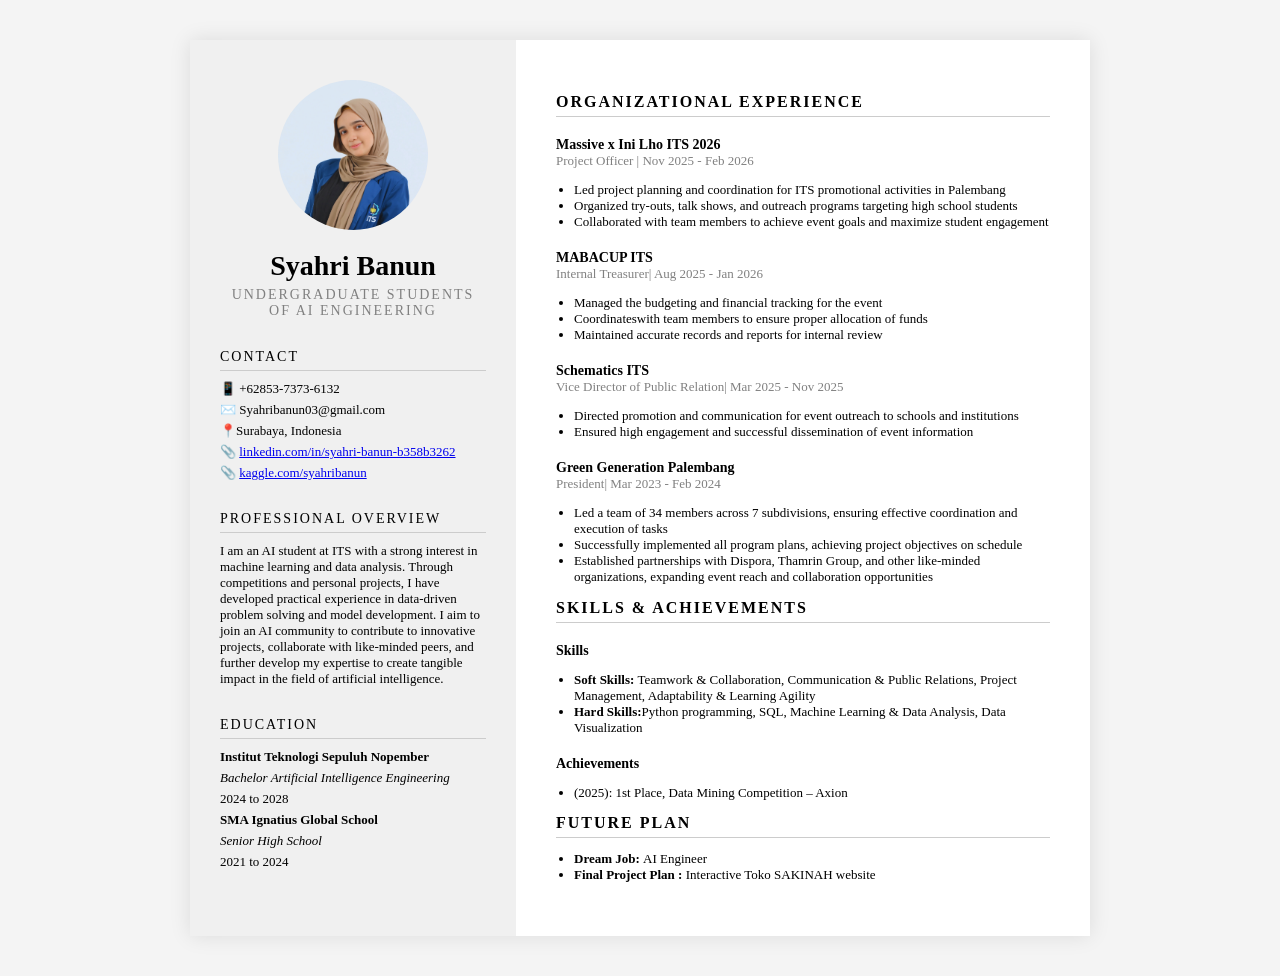
<file: Tugas1/CV.html>
<!DOCTYPE html>
<html>
<head>
    <meta charset="UTF-8">
    <title>CV - Your Name</title>
    <style>
        body {
            margin: 0;
            font-family: 'Georgia', serif;
            background-color: #f4f4f4;
        }

        .container {
            width: 900px;
            margin: 40px auto;
            background: white;
            display: flex;
            box-shadow: 0 0 20px rgba(0,0,0,0.1);
        }

        /* LEFT SIDE */
        .left {
            width: 35%;
            background: #f0f0f0;
            padding: 40px 30px;
            text-align: center;
        }

        .profile-img {
            width: 150px;
            height: 150px;
            border-radius: 50%;
            object-fit: cover;
            background: #ccc;
            margin: 0 auto 20px auto;
            display: block;
        }

        .name {
            font-size: 28px;
            font-weight: bold;
            margin: 10px 0 5px 0;
        }

        .title {
            font-size: 14px;
            letter-spacing: 2px;
            color: gray;
            margin-bottom: 30px;
        }

        .section-title {
            font-size: 14px;
            letter-spacing: 2px;
            margin-top: 30px;
            margin-bottom: 10px;
            border-bottom: 1px solid #ccc;
            padding-bottom: 5px;
            text-align: left;
        }

        .left p {
            font-size: 13px;
            text-align: left;
            margin: 5px 0;
        }

        /* RIGHT SIDE */
        .right {
            width: 65%;
            padding: 40px;
        }

        .right h2 {
            font-size: 16px;
            letter-spacing: 2px;
            border-bottom: 1px solid #ccc;
            padding-bottom: 5px;
        }

        .job {
            margin-top: 20px;
        }

        .job-title {
            font-weight: bold;
            font-size: 14px;
        }

        .company {
            font-size: 13px;
            color: gray;
        }

        .description {
            font-size: 13px;
            margin-top: 5px;
        }

        ul {
            padding-left: 18px;
            font-size: 13px;
        }

    </style>
</head>

<body>

<div class="container">

    <!-- LEFT SIDE -->
    <div class="left">
        <img src="Banun.jpg" class="profile-img">

        <div class="name">Syahri Banun</div>
        <div class="title">UNDERGRADUATE STUDENTS OF AI ENGINEERING</div>

        <div class="section-title">CONTACT</div>
        <p>📱 +62853-7373-6132</p>
        <p>✉️ Syahribanun03@gmail.com</p>
        <p>📍Surabaya, Indonesia</p>
        <p>📎 <a href="https://www.linkedin.com/in/syahri-banun-b358b3262" target ="_blank" > linkedin.com/in/syahri-banun-b358b3262</a></p>
        <p>📎 <a href="https://www.kaggle.com/syahribanun" target ="_blank" > kaggle.com/syahribanun</a></p>

        <div class="section-title">PROFESSIONAL OVERVIEW</div>
        <p>
            I am an AI student at ITS with a strong interest in machine learning and data analysis. Through competitions and personal projects, I have developed practical experience in data-driven problem solving and model development. I aim to join an AI community to contribute to innovative projects, collaborate with like-minded peers, and further develop my expertise to create tangible impact in the field of artificial intelligence.
        <div class="section-title">EDUCATION</div>
        <p><strong>Institut Teknologi Sepuluh Nopember</strong></p>
        <p><em>Bachelor Artificial Intelligence Engineering</em></p>
        <p>2024 to 2028</p>
        <p><strong>SMA Ignatius Global School</strong></p>
        <p><em>Senior High School</em></p>
        <p>2021 to 2024</p>

    </div>

    <!-- RIGHT SIDE -->
    <div class="right">

        <h2>ORGANIZATIONAL EXPERIENCE</h2>

        <div class="job">
            <div class="job-title">Massive x Ini Lho ITS 2026</div>
            <div class="company">Project Officer | Nov 2025 - Feb 2026</div>
            <ul>
                <li>Led project planning and coordination for ITS promotional activities in Palembang </li>
                <li>Organized try-outs, talk shows, and outreach programs targeting high school students </li>
                <li>Collaborated with team members to achieve event goals and maximize student engagement </li>
            </ul>
        </div>

        <div class="job">
            <div class="job-title">MABACUP ITS</div>
            <div class="company">Internal Treasurer| Aug 2025 - Jan 2026</div>
            <ul>
                <li>Managed the budgeting and financial tracking for the event </li>
                <li>Coordinateswith team members to ensure proper allocation of funds </li>
                <li>Maintained accurate records and reports for internal review</li>
            </ul>
        </div>
        
        <div class="job">
            <div class="job-title">Schematics ITS</div>
            <div class="company">Vice Director of Public Relation| Mar 2025 - Nov 2025</div>
            <ul>
                <li>Directed promotion and communication for event outreach to schools and institutions </li>
                <li>Ensured high engagement and successful dissemination of event information </li>
            </ul>
        </div>

        <div class="job">
            <div class="job-title">Green Generation Palembang</div>
            <div class="company">President| Mar 2023 - Feb 2024</div>
            <ul>
                <li>Led a team of 34 members across 7 subdivisions, ensuring effective coordination and execution of tasks </li>
                <li>Successfully implemented all program plans, achieving project objectives on schedule </li>
                <li>Established partnerships with Dispora, Thamrin Group, and other like-minded organizations, expanding event reach and collaboration opportunities</li>
            </ul>
        </div>

        <h2>SKILLS & ACHIEVEMENTS</h2>
        <div class="job">
            <div class = "job-title"> Skills</div>
            <ul>
                <li> <strong> Soft Skills: </strong>Teamwork & Collaboration, Communication & Public Relations, Project Management, Adaptability & Learning Agility</li>
                <li> <strong> Hard Skills:</strong>Python programming, SQL, Machine Learning & Data Analysis, Data Visualization</li>
            </ul>
        </div>
        <div class = "job">
            <div class = "job-title"> Achievements</div>
            <ul>
                <li> (2025): 1st Place, Data Mining Competition – Axion</li>
            </ul>
        </div>

        <h2> FUTURE PLAN </h2>
        <ul>
            <li> <strong> Dream Job: </strong> AI Engineer</li>
            <li> <strong> Final Project Plan : </strong> Interactive Toko SAKINAH website</li>
        </ul>


            

    </div>

</div>

</body>
</html>
</file>
<file: Tugas6/style.css>
/* ===== LIGHT BROWN-WHITE MINIMALIST THEME ===== */
@import url('https://fonts.googleapis.com/css2?family=Inter:wght@400;500;600;700&display=swap');

:root {
  --brown-900: #3E2723;
  --brown-800: #4E342E;
  --brown-700: #5D4037;
  --brown-600: #6D4C41;
  --brown-500: #795548;
  --brown-400: #8D6E63;
  --brown-300: #A1887F;
  --brown-200: #BCAAA4;
  --brown-100: #D7CCC8;
  --brown-50:  #EFEBE9;

  --white: #FFFFFF;
  --cream: #FFF8F0;
  --cream-dark: #F5EDE3;
  --text-primary: #3E2723;
  --text-secondary: #6D4C41;
  --text-muted: #8D6E63;
  --border: #D7CCC8;
  --error: #C62828;
  --success: #2E7D32;
  --font: 'Inter', -apple-system, sans-serif;
  --shadow-sm: 0 1px 3px rgba(62, 39, 35, 0.08);
  --shadow-md: 0 4px 16px rgba(62, 39, 35, 0.1);
  --shadow-lg: 0 8px 32px rgba(62, 39, 35, 0.12);
  --radius: 12px;
  --radius-sm: 8px;
}

* {
  box-sizing: border-box;
  margin: 0;
  padding: 0;
}

body {
  font-family: var(--font);
  background-color: var(--cream);
  color: var(--text-primary);
  min-height: 100vh;
  line-height: 1.6;
}

/* ===== WRAPPER ===== */
.wrapper {
  max-width: 720px;
  margin: 0 auto;
  padding: 2rem 1.25rem 3rem;
}

/* ===== HEADER ===== */
.header {
  text-align: center;
  margin-bottom: 1.5rem;
}

.header h1 {
  font-size: 1.75rem;
  font-weight: 700;
  color: var(--brown-700);
  margin-bottom: 0.25rem;
}

.header p {
  font-size: 0.9rem;
  color: var(--text-muted);
}

/* ===== TAB NAV ===== */
.tab-nav {
  display: flex;
  gap: 0;
  background: var(--white);
  border-radius: var(--radius);
  box-shadow: var(--shadow-sm);
  overflow: hidden;
  margin-bottom: 1.5rem;
  border: 1px solid var(--border);
}

.tab-btn {
  flex: 1;
  padding: 0.85rem 1rem;
  border: none;
  background: transparent;
  font-family: var(--font);
  font-size: 0.95rem;
  font-weight: 600;
  color: var(--text-muted);
  cursor: pointer;
  transition: all 0.25s ease;
  display: flex;
  align-items: center;
  justify-content: center;
  gap: 0.5rem;
  position: relative;
}

.tab-btn::after {
  content: '';
  position: absolute;
  bottom: 0;
  left: 50%;
  transform: translateX(-50%) scaleX(0);
  width: 60%;
  height: 3px;
  background: var(--brown-500);
  border-radius: 3px 3px 0 0;
  transition: transform 0.25s ease;
}

.tab-btn:hover {
  color: var(--brown-600);
  background: var(--brown-50);
}

.tab-btn.active {
  color: var(--brown-700);
  background: var(--brown-50);
}

.tab-btn.active::after {
  transform: translateX(-50%) scaleX(1);
}

.tab-icon {
  font-size: 1.1rem;
}

/* ===== TAB CONTENT ===== */
.tab-content {
  display: none;
  animation: fadeIn 0.35s ease;
}

.tab-content.active {
  display: block;
}

@keyframes fadeIn {
  from { opacity: 0; transform: translateY(8px); }
  to   { opacity: 1; transform: translateY(0); }
}

/* ===== CARD ===== */
.card {
  background: var(--white);
  border-radius: var(--radius);
  padding: 2rem;
  box-shadow: var(--shadow-md);
  border: 1px solid var(--border);
}

.card h2 {
  font-size: 1.35rem;
  font-weight: 700;
  color: var(--brown-700);
  margin-bottom: 0.25rem;
}

.card-desc {
  font-size: 0.88rem;
  color: var(--text-muted);
  margin-bottom: 1.5rem;
}

/* ===== FORM ===== */
.form-row {
  display: grid;
  grid-template-columns: 1fr 1fr;
  gap: 1rem;
}

.field {
  margin-bottom: 1.25rem;
  position: relative;
}

label {
  display: block;
  margin-bottom: 0.35rem;
  font-size: 0.85rem;
  font-weight: 600;
  color: var(--text-secondary);
}

input,
select {
  width: 100%;
  padding: 0.7rem 0.9rem;
  border: 1.5px solid var(--border);
  border-radius: var(--radius-sm);
  background: var(--cream);
  color: var(--text-primary);
  font-family: var(--font);
  font-size: 0.92rem;
  transition: border-color 0.2s ease, box-shadow 0.2s ease, background 0.2s ease;
  appearance: none;
  -webkit-appearance: none;
}

select {
  background-image: url("data:image/svg+xml,%3Csvg xmlns='http://www.w3.org/2000/svg' width='12' height='12' fill='%236D4C41' viewBox='0 0 16 16'%3E%3Cpath d='M7.247 11.14 2.451 5.658C1.885 5.013 2.345 4 3.204 4h9.592a1 1 0 0 1 .753 1.659l-4.796 5.48a1 1 0 0 1-1.506 0z'/%3E%3C/svg%3E");
  background-repeat: no-repeat;
  background-position: right 0.9rem center;
  padding-right: 2.5rem;
}

select:disabled {
  opacity: 0.55;
  cursor: not-allowed;
}

input::placeholder {
  color: var(--brown-300);
}

input:focus,
select:focus {
  outline: none;
  border-color: var(--brown-400);
  background: var(--white);
  box-shadow: 0 0 0 3px rgba(121, 85, 72, 0.12);
}

.error-message {
  display: block;
  color: var(--error);
  font-size: 0.78rem;
  margin-top: 0.3rem;
  min-height: 1rem;
}

/* ===== BUTTON ===== */
.btn-primary {
  width: 100%;
  padding: 0.8rem;
  margin-top: 0.5rem;
  background: var(--brown-600);
  border: none;
  border-radius: var(--radius-sm);
  color: var(--white);
  font-family: var(--font);
  font-size: 0.95rem;
  font-weight: 600;
  cursor: pointer;
  transition: background 0.25s ease, transform 0.15s ease, box-shadow 0.25s ease;
}

.btn-primary:hover {
  background: var(--brown-500);
  transform: translateY(-1px);
  box-shadow: 0 4px 12px rgba(121, 85, 72, 0.25);
}

.btn-primary:active {
  transform: translateY(0);
}

/* ===== RESULT BOX ===== */
.result {
  margin-top: 1.25rem;
  padding: 1rem 1.25rem;
  background: var(--brown-50);
  border: 1.5px solid var(--brown-200);
  border-radius: var(--radius-sm);
  text-align: center;
  font-weight: 600;
  font-size: 1rem;
  color: var(--brown-700);
}

.result.hidden {
  display: none;
}

.result.error {
  background: #FFEBEE;
  border-color: #EF9A9A;
  color: var(--error);
}

.result .postcode-number {
  display: block;
  font-size: 2rem;
  font-weight: 700;
  color: var(--brown-700);
  margin-top: 0.35rem;
  letter-spacing: 4px;
}

/* ===== FOOTER ===== */
.footer {
  text-align: center;
  margin-top: 2rem;
  font-size: 0.82rem;
  color: var(--text-muted);
}

/* ===== RESPONSIVE ===== */
@media (max-width: 600px) {
  .wrapper {
    padding: 1.25rem 1rem 2rem;
  }

  .header h1 {
    font-size: 1.35rem;
  }

  .form-row {
    grid-template-columns: 1fr;
    gap: 0;
  }

  .card {
    padding: 1.25rem;
  }

  .tab-btn {
    font-size: 0.85rem;
    padding: 0.75rem 0.5rem;
  }

  .tab-icon {
    display: none;
  }
}
</file>
<file: Tugas7/style.css>
/* ===== CUSTOM OVERRIDES – Brown-White Minimalist (matching Tugas 6) ===== */

/* ── Color Tokens ── */
:root {
  --brown-900: #3E2723;
  --brown-800: #4E342E;
  --brown-700: #5D4037;
  --brown-600: #6D4C41;
  --brown-500: #795548;
  --brown-400: #8D6E63;
  --brown-300: #A1887F;
  --brown-200: #BCAAA4;
  --brown-100: #D7CCC8;
  --brown-50:  #EFEBE9;
  --cream:     #FFF8F0;
  --cream-dark:#F5EDE3;
  --white:     #FFFFFF;
}

/* ── Base ── */
body {
  font-family: 'Inter', -apple-system, sans-serif;
  background-color: var(--cream);
  color: var(--brown-900);
}

/* ── Wrapper ── */
.login-wrapper {
  padding: 1.5rem;
}

/* ── Brand icon ── */
.brand-icon {
  font-size: 3rem;
  color: var(--brown-500);
}

.heading-title {
  font-size: 1.6rem;
  color: var(--brown-700);
}

.text-muted-custom {
  color: var(--brown-400) !important;
}

/* ── Card ── */
.login-card {
  background: var(--white);
  border-radius: 14px;
  border: 1px solid var(--brown-100) !important;
  box-shadow: 0 4px 20px rgba(62, 39, 35, 0.08) !important;
  transition: box-shadow 0.3s ease;
}

.login-card:hover {
  box-shadow: 0 8px 32px rgba(62, 39, 35, 0.12) !important;
}

/* ── Labels ── */
.label-custom {
  color: var(--brown-600);
  font-size: 0.88rem;
}

/* ── Inputs ── */
.input-custom {
  background-color: var(--cream);
  border: 1.5px solid var(--brown-100);
  color: var(--brown-900);
  font-size: 0.92rem;
  padding: 0.65rem 0.9rem;
  transition: border-color 0.2s ease, box-shadow 0.2s ease, background 0.2s ease;
}

.input-custom::placeholder {
  color: var(--brown-300);
}

.input-custom:focus {
  background-color: var(--white);
  border-color: var(--brown-400);
  box-shadow: 0 0 0 3px rgba(121, 85, 72, 0.12);
}

/* ── Input group icon ── */
.icon-box {
  background-color: var(--brown-50);
  border: 1.5px solid var(--brown-100);
  border-right: none;
  color: var(--brown-500);
  font-size: 1rem;
}

.input-group .input-custom {
  border-left: none;
}

.input-group .input-custom:focus ~ .icon-box,
.input-group:focus-within .icon-box {
  border-color: var(--brown-400);
}

/* ── Toggle password button ── */
.toggle-pass {
  background-color: var(--cream);
  border: 1.5px solid var(--brown-100);
  border-left: none;
  color: var(--brown-400);
  transition: color 0.2s ease;
}

.toggle-pass:hover {
  color: var(--brown-600);
  background-color: var(--brown-50);
}

.input-group:focus-within .toggle-pass {
  border-color: var(--brown-400);
}

/* ── Checkbox ── */
.check-custom:checked {
  background-color: var(--brown-500);
  border-color: var(--brown-500);
}

.check-custom:focus {
  box-shadow: 0 0 0 3px rgba(121, 85, 72, 0.15);
  border-color: var(--brown-400);
}

/* ── Links ── */
.link-custom {
  color: var(--brown-500);
  text-decoration: none;
  transition: color 0.2s ease;
}

.link-custom:hover {
  color: var(--brown-700);
  text-decoration: underline;
}

/* ── Login button ── */
.btn-login {
  background-color: var(--brown-600);
  color: var(--white);
  border: none;
  border-radius: 8px;
  padding: 0.7rem;
  font-size: 0.95rem;
  transition: background 0.25s ease, transform 0.15s ease, box-shadow 0.25s ease;
}

.btn-login:hover {
  background-color: var(--brown-500);
  color: var(--white);
  transform: translateY(-1px);
  box-shadow: 0 4px 14px rgba(121, 85, 72, 0.3);
}

.btn-login:active {
  transform: translateY(0);
}

/* ── Social button ── */
.btn-social {
  background-color: var(--white);
  border: 1.5px solid var(--brown-100);
  color: var(--brown-700);
  border-radius: 8px;
  padding: 0.6rem;
  font-size: 0.9rem;
  font-weight: 500;
  transition: background 0.2s ease, border-color 0.2s ease;
}

.btn-social:hover {
  background-color: var(--brown-50);
  border-color: var(--brown-300);
}

/* ── Divider ── */
.divider-line hr {
  border-color: var(--brown-100);
}

/* ── Error feedback ── */
.invalid-feedback {
  display: block;
  color: #C62828;
  font-size: 0.78rem;
  margin-top: 0.3rem;
  min-height: 0;
}

.invalid-feedback:empty {
  display: none;
}

/* ── Responsive tweaks ── */
@media (max-width: 576px) {
  .heading-title {
    font-size: 1.3rem;
  }
  .login-card .card-body {
    padding: 1.25rem !important;
  }
}
</file>
